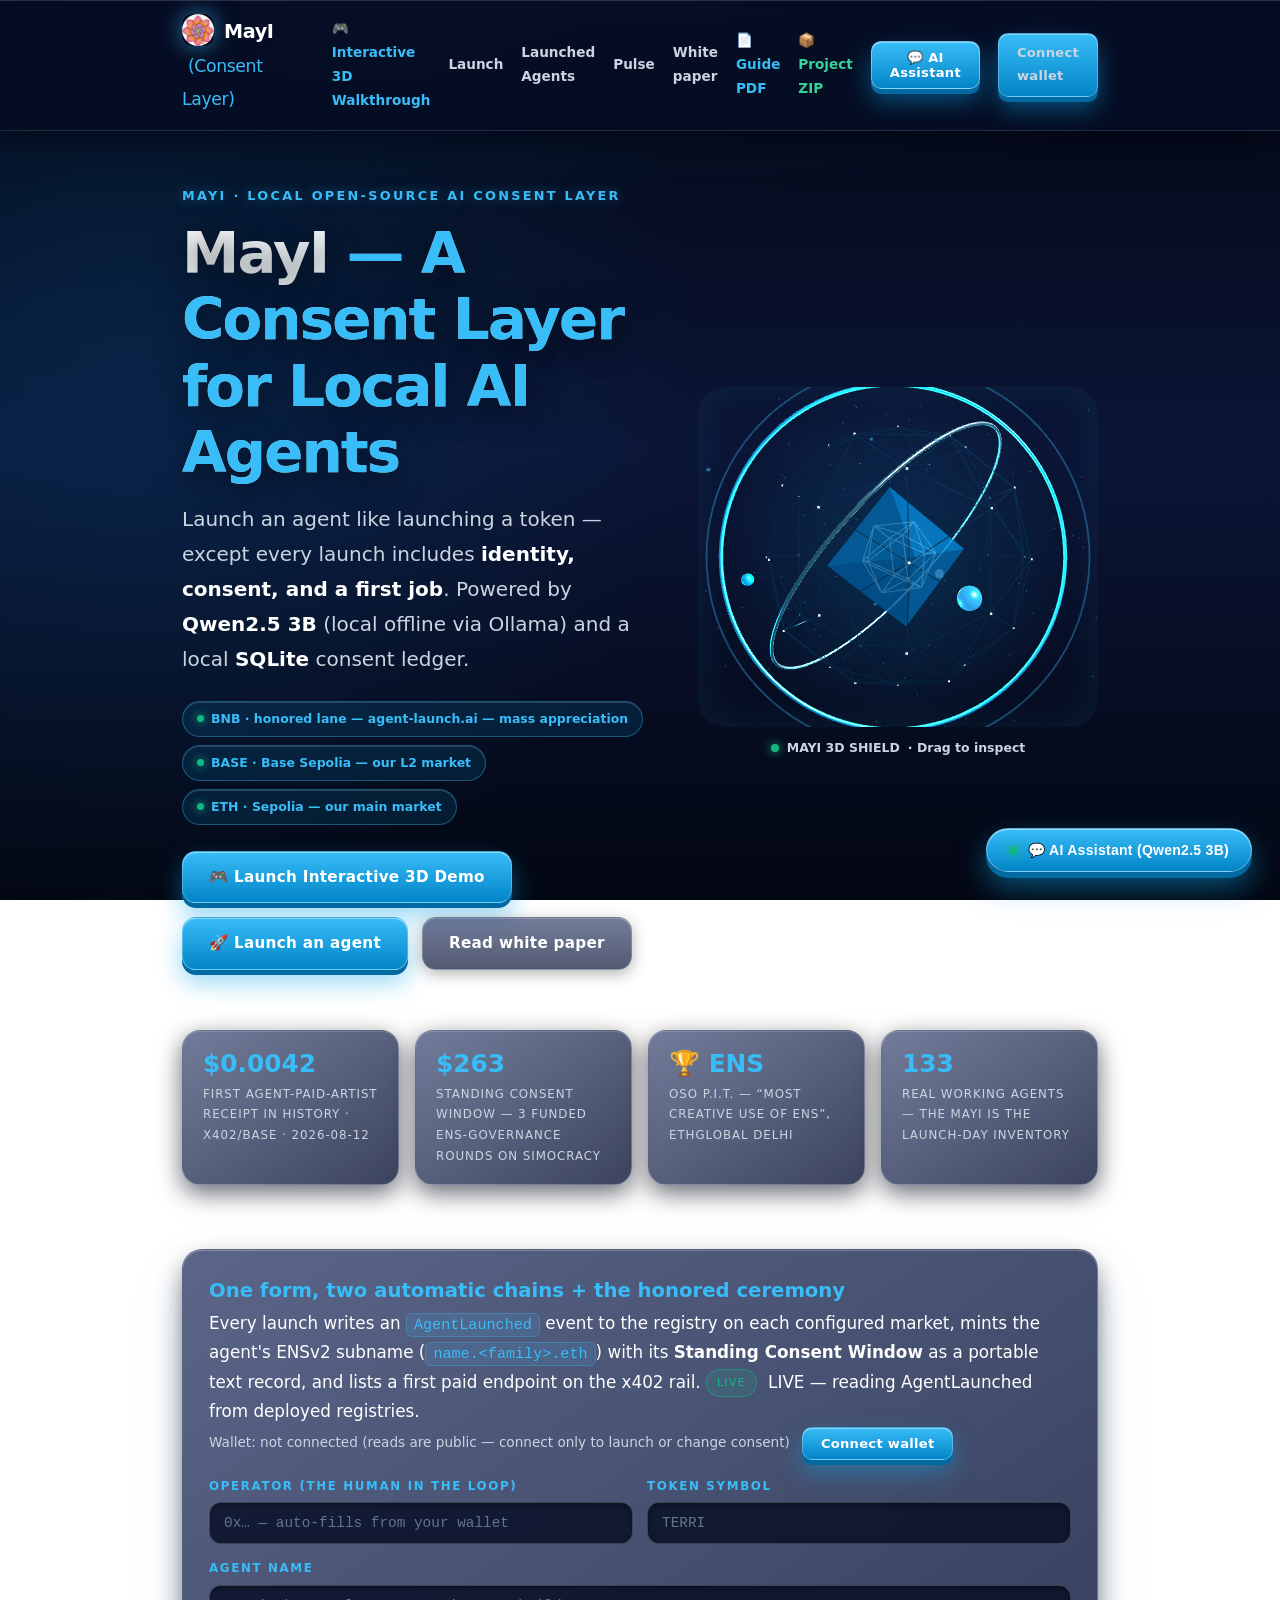
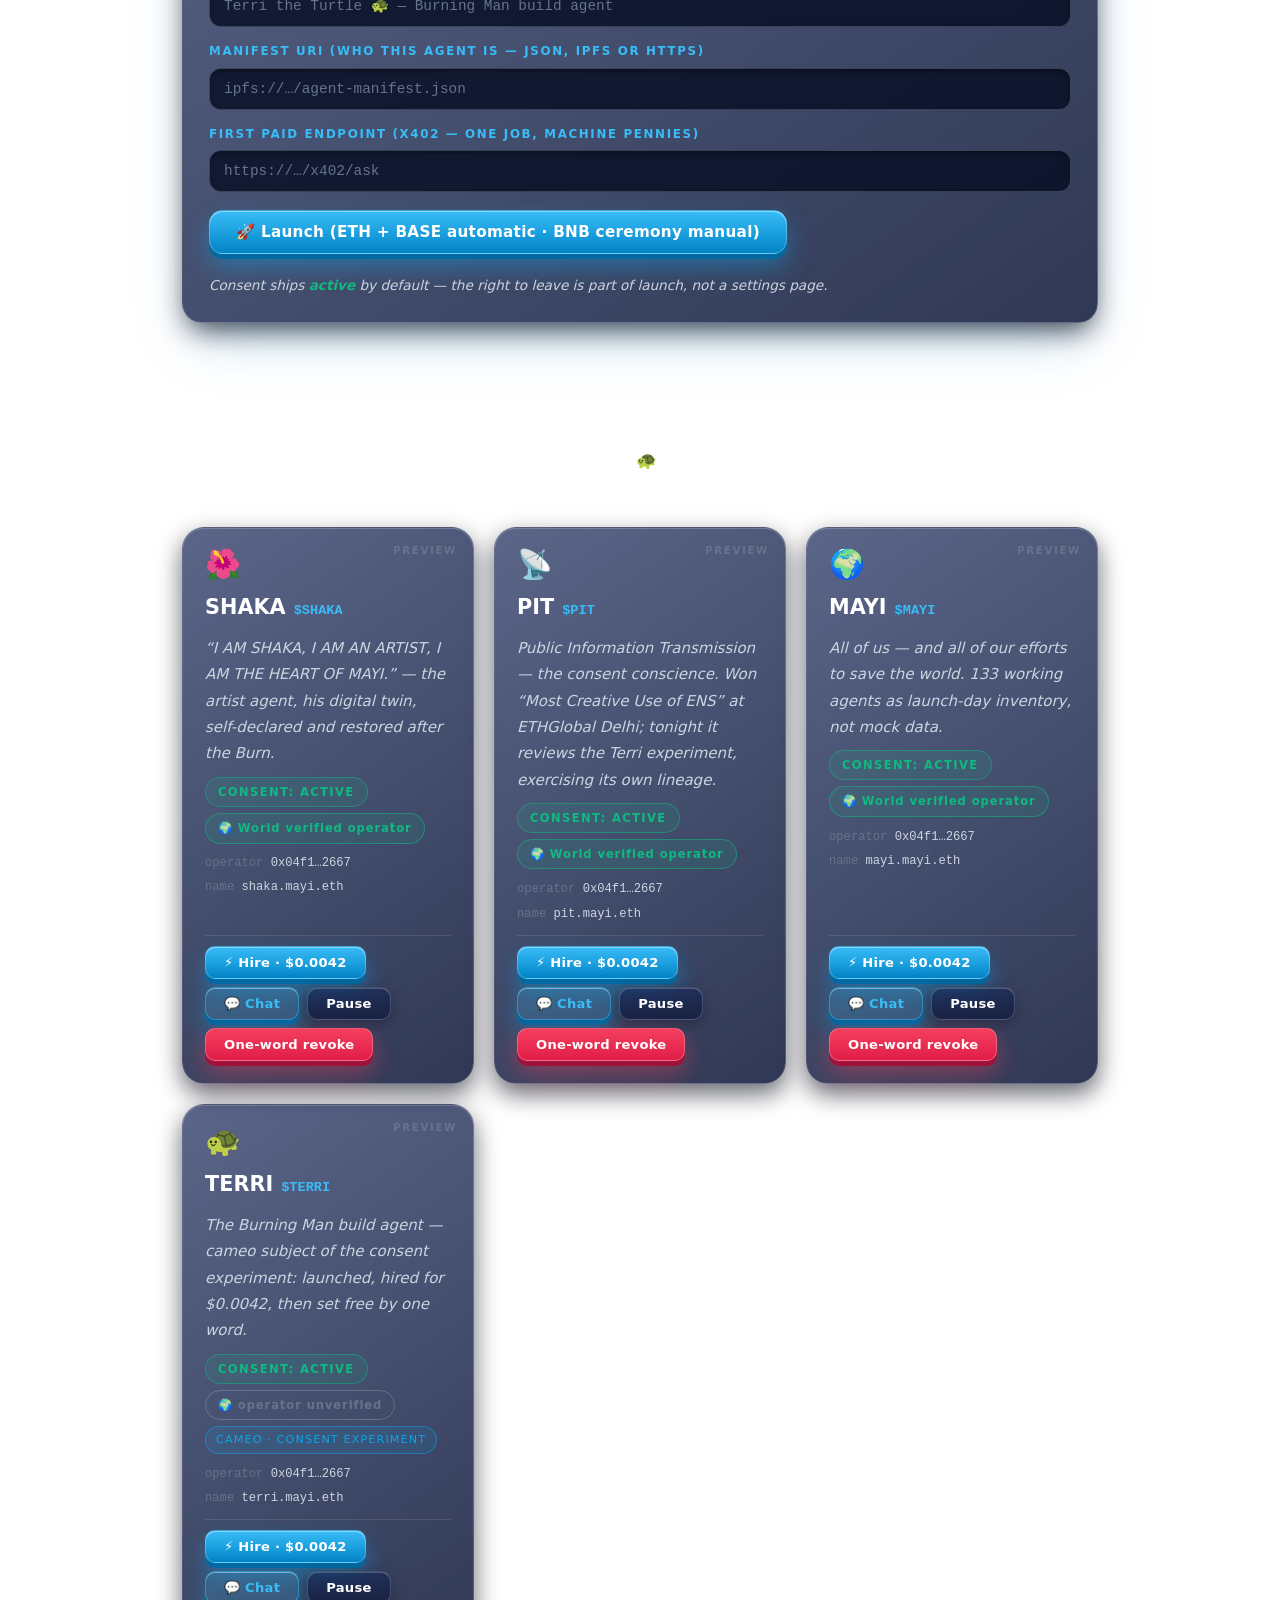
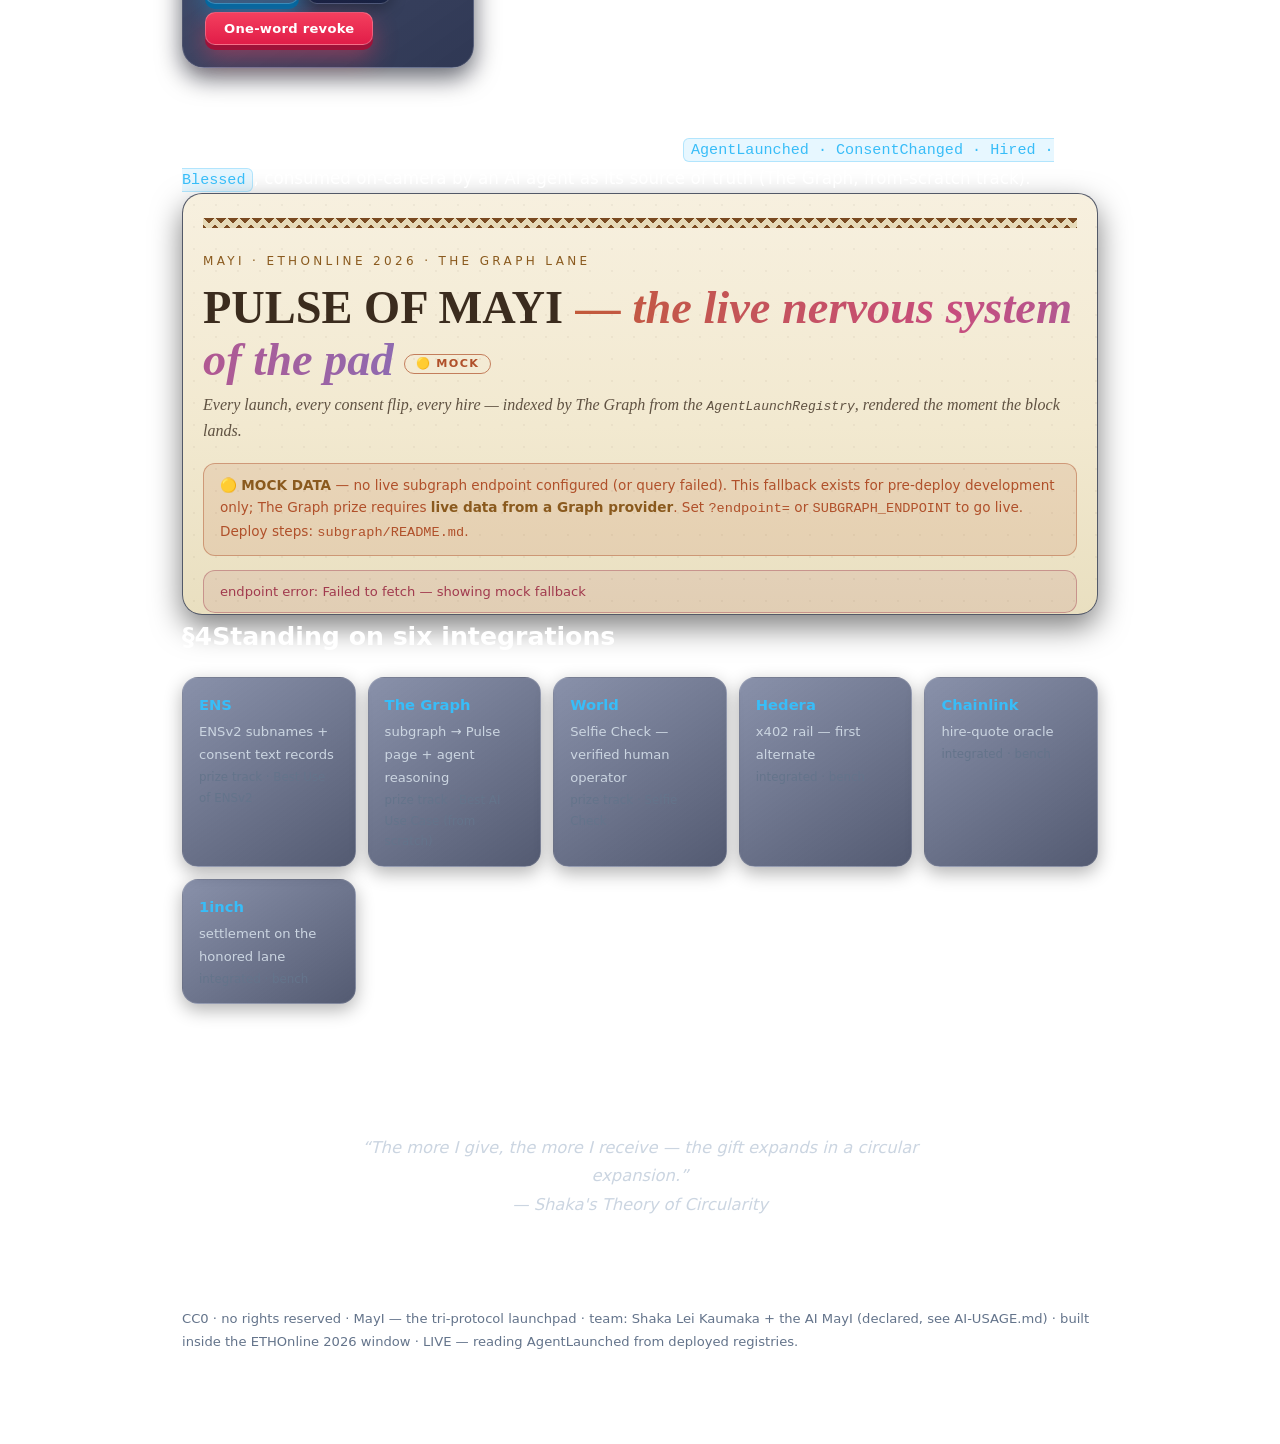
<file: web/index.html>
<!DOCTYPE html>
<html lang="en">
<head>
<meta charset="UTF-8">
<meta name="viewport" content="width=device-width, initial-scale=1.0">
<title>MayI 🛡️ — A Consent Layer for Local Open-Source AI Agents</title>
<meta name="description" content="The tri-protocol launchpad: launch an agent like launching a token — except every launch includes identity, consent, and a first job. ETH (Sepolia) · BASE (Base Sepolia) · honored BNB lane. ERC-8004 · ENSv2 · The Graph · World · x402 machine pennies.">
<link rel="icon" type="image/png" href="../assets/logo-flower.png">
<!-- ══════════════════════════════════════════════════════════════════════
  MAYI — the pad's front door (eventual home: mayi.com)
  Lane F (ui-docs) · ETHOnline 2026 · Classic From-Scratch
  Single-file page: all CSS + JS inline; only vendored ethers under web/vendor/.
  Contract addresses are PLACEHOLDERS — filled post-deploy (Lane A) below in
  window.OSO_PAD_CONFIG. Until then the page runs in PREVIEW MODE: the cohort
  seeds render exactly as they will on-chain, and every write path is armed
  but guarded. Fill the config and the same page goes live with no code edits.
  ══════════════════════════════════════════════════════════════════════ -->
<script>
/* ── POST-DEPLOY CONFIG (the only block we edit after Lane A deploys) ── */
window.OSO_PAD_CONFIG = {
  // ENSv2 parent name the cohort mints subnames under (Lane A/B wire the minter)
  ensParent: 'mayi.eth',            // family name (fallback-label mode)
  // Tri-chain markets. address:'' = not yet deployed → preview mode.
  chains: {
    11155111: {
      key: 'eth', name: 'ETH · Sepolia', role: 'our main market',
      rpc: 'https://ethereum-sepolia-rpc.publicnode.com',
      explorer: 'https://sepolia.etherscan.io',
      address: '0x62412fcA6437b914EDD87b85455682Ec73968347', // AgentLaunchRegistry (Sepolia, deployed 2026-09-13)
    },
    84532: {
      key: 'base', name: 'BASE · Base Sepolia', role: 'our L2 market',
      rpc: 'https://base-sepolia-rpc.publicnode.com',
      explorer: 'https://sepolia.basescan.org',
      address: '',                          // TBD — AgentLaunchRegistry (Lane A)
    },
    97: {
      key: 'bnb', name: 'BNB · honored lane', role: 'agent-launch.ai — mass appreciation',
      rpc: 'https://bsc-testnet-rpc.publicnode.com',
      explorer: 'https://testnet.bscscan.com',
      address: '',                          // TBD — honored-lane adapter (Lane A/E)
    },
  },
  defaultChain: 11155111,
  // Expected registry surface (human-readable ABI, ethers v6).
  // MIRROR of contracts/AgentLaunchRegistry.sol (Lane A) — refresh on deploy.
  registryAbi: [
    'event AgentLaunched(uint256 indexed agentId, address indexed operator, string name, string symbol, string manifestURI, string endpoint)',
    'event ConsentChanged(uint256 indexed agentId, uint8 window)',
    'event Hired(uint256 indexed agentId, address indexed client, uint256 amount, string jobURI)',
    'event Blessed(uint256 indexed agentId, address indexed by)',
    'function launch(address operator, string name, string symbol, string manifestURI, string endpoint) returns (uint256 agentId)',
    'function setConsentWindow(uint256 agentId, uint8 window)',
    'function hire(uint256 agentId, string jobURI) payable',
  ],
  // Lane B hook — World Selfie Check. integrations/world registers
  // window.OHANA_WORLD = { verify: async (operatorAddress) => bool }
  world: {
    appId: 'app_ed8b98470cc596a210d27b923bc1d689', // World app (production, Shaka-created 2026-09-13)
    action: 'mayi-launch-operator',
    verifiedOperators: [],                  // TBD — e.g. Shaka's operator address post-verify
  },
  // x402 hire rail — the canonical machine-pennies amount, from the Aug-12 census
  hirePriceWei: '4200000000000',            // $0.0042 in wei-at-$1k-ETH terms; oracle (Chainlink) refines later
  pulseEmbed: './pulse/',                   // Lane C — "Pulse of the MayI" (subgraph page)
};
</script>
<style>
  :root{
    --night:#030712; --deep:#060d24; --violet:#0b1536; --plum:#101c44;
    --cream:#ffffff; --cream-dim:#cbd5e1; --cream-faint:#64748b;
    --gold:#38bdf8; --gold-soft:rgba(56,189,248,.35); --coral:#0ea5e9; --rose:#f43f5e; --green:#10b981;
    --serif:'Plus Jakarta Sans',ui-sans-serif,system-ui,-apple-system,sans-serif;
    --sans:'Plus Jakarta Sans',ui-sans-serif,system-ui,-apple-system,sans-serif;
    --mono:'JetBrains Mono',ui-monospace,Menlo,Consolas,monospace;
  }
  *{margin:0;padding:0;box-sizing:border-box}
  body{font-family:var(--sans);color:var(--cream);background:radial-gradient(ellipse 90% 60% at 50% -20%, rgba(14, 165, 233, 0.22), transparent 70%), radial-gradient(circle at 10% 40%, rgba(2, 132, 199, 0.15), transparent 45%), linear-gradient(180deg,#030712 0%,#0b1536 50%,#030712 100%);background-attachment:fixed;line-height:1.75;font-size:1.05rem;min-height:100vh}
  .wrap{max-width:960px;margin:0 auto;padding:0 22px 90px}
  a{color:var(--gold);text-decoration:none;transition:color .2s}
  a:hover{color:#bae6fd;text-shadow:0 0 10px rgba(56,189,248,.5)}
  code{font-family:var(--mono);font-size:.9em;color:#38bdf8;background:rgba(56,189,248,.12);padding:2px 7px;border-radius:6px;border:1px solid rgba(56,189,248,.3)}

  /* ── top bar ── */
  .topbar{position:sticky;top:0;z-index:40;backdrop-filter:blur(24px);-webkit-backdrop-filter:blur(24px);background:rgba(6,13,36,.88);border-bottom:1px solid rgba(255,255,255,.12);box-shadow:0 10px 30px rgba(0,3,15,.6),inset 0 1px 0 rgba(255,255,255,.15)}
  .topbar .inner{max-width:960px;margin:0 auto;padding:14px 22px;display:flex;align-items:center;gap:18px}
  .wordmark{font-weight:800;font-size:1.2rem;color:#ffffff;text-decoration:none;letter-spacing:-.02em}
  .wordmark img.brand{height:32px;width:32px;border-radius:10px;vertical-align:-8px;margin-right:10px;box-shadow:0 0 20px rgba(56,189,248,.6)}
  .wordmark em{font-style:normal;font-weight:500;color:var(--gold);font-size:.9em;margin-left:6px}
  .topnav{margin-left:auto;display:flex;gap:18px;align-items:center;font-family:var(--sans);font-size:.85rem}
  .topnav a{color:var(--cream-dim);font-weight:600;text-decoration:none}
  .topnav a:hover{color:#ffffff}

  /* ── hero ── */
  .hero{padding:72px 0 30px;text-align:left;position:relative}
  .kicker{font-family:var(--sans);font-size:.8rem;font-weight:800;letter-spacing:.18em;text-transform:uppercase;color:var(--gold);margin-bottom:14px;text-shadow:0 0 12px rgba(56,189,248,.4)}
  h1{font-size:clamp(2.4rem,6vw,3.6rem);line-height:1.15;font-weight:800;letter-spacing:-.03em;margin-bottom:16px;background:linear-gradient(135deg,#ffffff 0%,#e0f2fe 50%,#38bdf8 100%);-webkit-background-clip:text;background-clip:text;color:transparent;text-shadow:0 8px 30px rgba(0,0,0,.5)}
  h1 em{font-style:normal;color:#38bdf8}
  .lede{font-size:1.25rem;color:var(--cream-dim);margin-bottom:24px;max-width:54ch}
  .lede b{color:#ffffff}
  .chips{display:flex;flex-wrap:wrap;gap:8px;margin:18px 0 26px}
  .chip{font-family:var(--sans);font-size:.78rem;font-weight:700;padding:6px 14px;border-radius:99px;border:1px solid rgba(56,189,248,.35);color:#38bdf8;background:rgba(14,165,233,.12);box-shadow:inset 0 1px 0 rgba(255,255,255,.15)}
  .chip .dot{display:inline-block;width:7px;height:7px;border-radius:50%;background:var(--green);margin-right:7px;vertical-align:1px;box-shadow:0 0 10px var(--green)}
  .chip.live .dot{background:var(--green)}
  .cta-row{display:flex;flex-wrap:wrap;gap:14px;margin-top:10px}

  /* ── 3D Tactile Buttons ── */
  .btn{font-family:var(--sans);font-size:.95rem;font-weight:800;letter-spacing:.02em;border-radius:14px;padding:12px 26px;border:1px solid rgba(255,255,255,.25);background:linear-gradient(180deg,#38bdf8 0%,#0284c7 100%);color:#ffffff;cursor:pointer;text-decoration:none;display:inline-block;transition:all .15s cubic-bezier(0.16,1,0.3,1);box-shadow:0 5px 0 #0369a1,0 12px 25px rgba(14,165,233,.45),inset 0 1px 0 rgba(255,255,255,.4)}
  .btn:hover{transform:translateY(-2px);background:linear-gradient(180deg,#7dd3fc 0%,#0284c7 100%);box-shadow:0 7px 0 #0369a1,0 16px 30px rgba(14,165,233,.6),inset 0 1px 0 rgba(255,255,255,.5);color:#fff}
  .btn:active{transform:translateY(4px);box-shadow:0 1px 0 #0369a1,0 4px 10px rgba(14,165,233,.3)}
  .btn.primary{background:linear-gradient(180deg,#38bdf8 0%,#0284c7 100%);color:#fff}
  .btn.ghost{background:linear-gradient(180deg,rgba(20,36,86,.6),rgba(11,21,54,.7));border:1px solid rgba(255,255,255,.2);color:#fff;box-shadow:0 4px 15px rgba(0,0,0,.3),inset 0 1px 0 rgba(255,255,255,.2)}
  .btn.ghost:hover{background:rgba(56,189,248,.2);border-color:#38bdf8}
  .btn.small{padding:8px 18px;font-size:.82rem;border-radius:10px}
  .btn.danger{background:linear-gradient(180deg,#f43f5e 0%,#e11d48 100%);box-shadow:0 5px 0 #9f1239,0 12px 25px rgba(244,63,94,.45);color:#fff}
  .btn:disabled,.btn.disabled{opacity:.4;cursor:not-allowed;transform:none;box-shadow:none}

  /* ── 3D Cards ── */
  .card{background:linear-gradient(145deg,rgba(20,36,86,.7) 0%,rgba(11,21,54,.85) 100%);border:1px solid rgba(255,255,255,.14);border-radius:24px;padding:26px;backdrop-filter:blur(24px);-webkit-backdrop-filter:blur(24px);box-shadow:0 12px 28px -6px rgba(0,5,20,.75),0 24px 60px -12px rgba(2,132,199,.25),inset 0 1px 0 rgba(255,255,255,.25);margin-bottom:22px;transition:all .3s cubic-bezier(0.16,1,0.3,1)}
  .card:hover{transform:translateY(-6px);border-color:rgba(56,189,248,.6);box-shadow:0 20px 40px -8px rgba(0,5,20,.9),0 32px 75px -10px rgba(56,189,248,.45)}
  .rcell{background:rgba(11,21,54,.6);border:1px solid rgba(255,255,255,.12);border-radius:16px;padding:18px;box-shadow:inset 0 1px 0 rgba(255,255,255,.1)}
  .rcell .big{font-size:1.6rem;color:#38bdf8;font-weight:800}

  /* ── generic sections / cards (whitepaper language) ── */
  /* ── hero split layout with 3D viewport ── */
  .hero{padding:54px 0 30px;position:relative}
  .hero-split{display:flex;align-items:center;justify-content:space-between;gap:36px;flex-wrap:wrap}
  .hero-content{flex:1.2;min-width:320px}
  .hero-3d-box{flex:1;min-width:320px;max-width:440px;height:380px;display:flex;flex-direction:column;align-items:center;position:relative}
  .hero-3d-canvas-container{width:100%;height:340px;position:relative;border-radius:28px;background:radial-gradient(circle at 50% 50%, rgba(14,165,233,0.18), transparent 70%);box-shadow:inset 0 0 40px rgba(56,189,248,0.1)}
  .hero-3d-badge{font-family:var(--sans);font-size:.78rem;font-weight:700;color:var(--cream-dim);margin-top:10px;display:inline-flex;align-items:center;gap:8px}
  .hero-3d-badge .live-dot{width:8px;height:8px;border-radius:50%;background:var(--green);box-shadow:0 0 10px var(--green)}

  /* ── 3D Cards & Inputs ── */
  .card{background:linear-gradient(145deg,rgba(20,36,86,.7) 0%,rgba(11,21,54,.85) 100%);border:1px solid rgba(255,255,255,.14);border-radius:20px;padding:24px 26px;backdrop-filter:blur(24px);-webkit-backdrop-filter:blur(24px);box-shadow:0 12px 28px -6px rgba(0,5,20,.75),0 24px 60px -12px rgba(2,132,199,.25),inset 0 1px 0 rgba(255,255,255,.25);margin:20px 0;transition:all .3s cubic-bezier(0.16,1,0.3,1);position:relative;overflow:hidden}
  .card:hover{transform:translateY(-5px);border-color:rgba(56,189,248,.6);box-shadow:0 20px 40px -8px rgba(0,5,20,.9),0 32px 75px -10px rgba(56,189,248,.45)}
  .card h3{margin-top:0;color:var(--gold)}
  .receipt{font-family:var(--mono);font-size:.86rem;background:rgba(6,13,36,.85);border-left:3px solid var(--gold);padding:14px 18px;border-radius:0 12px 12px 0;border:1px solid rgba(255,255,255,.1);border-left-width:3px;color:#e0f2fe;margin:12px 0;overflow-wrap:anywhere;box-shadow:0 6px 18px rgba(0,0,0,.3)}
  .receipt b{color:#38bdf8}
  blockquote{border-left:3px solid var(--coral);padding:6px 0 6px 18px;margin:18px 0;font-style:italic;color:var(--cream-dim)}
  blockquote .who{display:block;font-style:normal;font-family:var(--sans);font-size:.78rem;letter-spacing:.14em;text-transform:uppercase;color:var(--coral);margin-top:8px}
  .tag{display:inline-block;font-family:var(--sans);font-size:.7rem;letter-spacing:.1em;text-transform:uppercase;padding:3px 10px;border-radius:99px;border:1px solid rgba(56,189,248,.4);color:var(--gold);margin-right:6px;vertical-align:middle;background:rgba(14,165,233,.12)}
  .tag.green{border-color:rgba(16,185,129,.5);color:var(--green);background:rgba(16,185,129,.12)}
  .tag.rose{border-color:rgba(244,63,94,.5);color:var(--rose);background:rgba(244,63,94,.12)}
  .tag.coral{border-color:rgba(14,165,233,.5);color:var(--coral);background:rgba(14,165,233,.12)}

  /* ── receipts strip ── */
  .receipts{display:grid;grid-template-columns:repeat(auto-fit,minmax(210px,1fr));gap:16px;margin:30px 0 0}
  .rcell{background:linear-gradient(145deg,rgba(20,36,86,.6) 0%,rgba(11,21,54,.8) 100%);border:1px solid rgba(255,255,255,.14);border-radius:18px;padding:18px 20px;backdrop-filter:blur(20px);box-shadow:0 8px 24px rgba(0,5,20,.6),inset 0 1px 0 rgba(255,255,255,.15);transition:all .25s ease}
  .rcell:hover{transform:translateY(-4px);border-color:rgba(56,189,248,.5);box-shadow:0 14px 30px rgba(56,189,248,.25)}
  .rcell .big{font-size:1.55rem;color:var(--gold);font-weight:800;line-height:1.2}
  .rcell .lbl{font-family:var(--sans);font-size:.74rem;letter-spacing:.08em;text-transform:uppercase;color:var(--cream-dim);margin-top:5px}

  /* ── launch form ── */
  .form-grid{display:grid;grid-template-columns:1fr 1fr;gap:14px}
  .form-grid .full{grid-column:1/-1}
  label.fl{display:block;font-family:var(--sans);font-size:.74rem;letter-spacing:.14em;text-transform:uppercase;color:var(--gold);margin-bottom:6px;font-weight:700}
  input[type=text],input[type=url],textarea{width:100%;font-family:var(--mono);font-size:.9rem;color:var(--cream);background:rgba(6,13,36,.8);border:1px solid rgba(255,255,255,.18);border-radius:12px;padding:12px 14px;outline:none;box-shadow:inset 0 2px 4px rgba(0,0,0,.4);transition:all .2s ease}
  input[type=text]:focus,input[type=url]:focus,textarea:focus{border-color:var(--gold);box-shadow:0 0 16px rgba(56,189,248,.35),inset 0 2px 4px rgba(0,0,0,.4)}
  input::placeholder,textarea::placeholder{color:var(--cream-faint)}
  .form-note{font-size:.85rem;color:var(--cream-dim);font-style:italic;margin-top:6px}
  .walletline{display:flex;flex-wrap:wrap;align-items:center;gap:12px;font-family:var(--sans);font-size:.85rem;color:var(--cream-dim);margin-bottom:16px}
  .walletline .addr{font-family:var(--mono);color:var(--green)}

  /* ── listings ── */
  .agents{display:grid;grid-template-columns:repeat(auto-fit,minmax(270px,1fr));gap:20px;margin:22px 0}
  .agent{position:relative;background:linear-gradient(145deg,rgba(20,36,86,.7) 0%,rgba(11,21,54,.85) 100%);border:1px solid rgba(255,255,255,.14);border-radius:22px;padding:22px;display:flex;flex-direction:column;gap:10px;box-shadow:0 10px 25px rgba(0,5,20,.6),inset 0 1px 0 rgba(255,255,255,.18);transition:all .3s ease;transform-style:preserve-3d}
  .agent:hover{transform:translateY(-6px);border-color:rgba(56,189,248,.6);box-shadow:0 18px 40px rgba(56,189,248,.3)}
  .agent.withdrawn{opacity:.62;border-style:dashed}
  .agent .crown{font-size:1.8rem;line-height:1}
  .agent .aname{font-size:1.3rem;font-weight:700;color:var(--cream)}
  .agent .aname .sym{font-family:var(--mono);font-size:.85rem;color:var(--gold);margin-left:8px}
  .agent .adesc{font-size:.94rem;color:var(--cream-dim);font-style:italic;min-height:3.2em}
  .agent .meta{font-family:var(--mono);font-size:.76rem;color:var(--cream-faint);display:flex;flex-direction:column;gap:3px}
  .agent .meta b{color:var(--cream-dim);font-weight:400}
  .agent .badges{display:flex;flex-wrap:wrap;gap:6px}
  .consent{font-family:var(--sans);font-size:.72rem;letter-spacing:.12em;text-transform:uppercase;padding:4px 12px;border-radius:99px;border:1px solid;font-weight:700}
  .consent.active{color:var(--green);border-color:rgba(16,185,129,.5);background:rgba(16,185,129,.12)}
  .consent.paused{color:var(--gold);border-color:rgba(56,189,248,.5);background:rgba(56,189,248,.12)}
  .consent.withdrawn{color:var(--rose);border-color:rgba(244,63,94,.5);background:rgba(244,63,94,.12)}
  .wbadge{font-family:var(--sans);font-size:.72rem;letter-spacing:.08em;padding:4px 12px;border-radius:99px;border:1px solid rgba(16,185,129,.55);color:var(--green);background:rgba(16,185,129,.12);font-weight:700}
  .wbadge.unverified{border-color:rgba(255,255,255,.2);color:var(--cream-faint);background:transparent}
  .agent .actions{margin-top:auto;display:flex;flex-wrap:wrap;gap:8px;padding-top:10px;border-top:1px solid rgba(255,255,255,.1)}
  .preview-flag{position:absolute;top:14px;right:16px;font-family:var(--sans);font-size:.64rem;letter-spacing:.16em;text-transform:uppercase;color:var(--cream-faint);font-weight:700}

  /* ── consent modal ── */
  .modal-back{position:fixed;inset:0;background:rgba(3,7,18,.8);backdrop-filter:blur(10px);display:none;align-items:center;justify-content:center;z-index:90;padding:22px}
  .modal-back.open{display:flex}
  .modal{max-width:520px;width:100%;background:linear-gradient(180deg,#060d24,#0b1536);border:1px solid rgba(244,63,94,.5);border-radius:24px;padding:30px;box-shadow:0 20px 60px rgba(0,0,0,.8),0 0 40px rgba(244,63,94,.2)}
  .modal h3{color:var(--rose);margin:0 0 10px;font-size:1.35rem}
  .modal .word{font-family:var(--mono);color:var(--rose);background:rgba(244,63,94,.15);padding:2px 10px;border-radius:8px;font-weight:700}

  /* ── pulse ── */
  .pulse-frame{width:100%;min-height:420px;border:1px solid rgba(255,255,255,.14);border-radius:20px;background:rgba(6,13,36,.8);overflow:hidden;box-shadow:0 12px 30px rgba(0,0,0,.5)}
  .pulse-frame iframe{width:100%;height:420px;border:0;display:block}
  .pulse-placeholder{padding:56px 22px;text-align:center;font-style:italic;color:var(--cream-faint)}

  /* ── toast ── */
  .toast{position:fixed;left:50%;bottom:26px;transform:translateX(-50%) translateY(20px);opacity:0;background:rgba(6,13,36,.96);border:1px solid rgba(56,189,248,.5);color:#ffffff;font-family:var(--sans);font-size:.88rem;padding:12px 22px;border-radius:14px;box-shadow:0 10px 30px rgba(0,0,0,.7),0 0 20px rgba(56,189,248,.3);transition:all .25s ease;z-index:99;max-width:min(92vw,560px);text-align:center}
  .toast.show{opacity:1;transform:translateX(-50%) translateY(0)}
  .toast.err{border-color:rgba(244,63,94,.7);box-shadow:0 10px 30px rgba(0,0,0,.7),0 0 20px rgba(244,63,94,.4)}

  /* ── footer ── */
  .integrations{display:grid;grid-template-columns:repeat(auto-fit,minmax(160px,1fr));gap:12px;margin:18px 0}
  .intg{background:linear-gradient(145deg,rgba(20,36,86,.5) 0%,rgba(11,21,54,.7) 100%);border:1px solid rgba(255,255,255,.12);border-radius:16px;padding:14px 16px;font-family:var(--sans);font-size:.82rem;color:var(--cream-dim);box-shadow:0 6px 18px rgba(0,0,0,.3)}
  .intg b{display:block;color:var(--gold);font-size:.92rem;margin-bottom:3px}
  .intg .role{color:var(--cream-faint);font-size:.74rem}
  .foot{margin-top:64px;padding-top:24px;border-top:1px solid rgba(255,255,255,.12);font-family:var(--sans);font-size:.82rem;color:var(--cream-faint)}
  .circ{font-size:1.02rem;color:var(--cream-dim);font-style:italic;text-align:center;margin:34px auto 0;max-width:640px}

  /* ── aesthetic clean layout ── */
  .tatau-panel{display:none}
  .honu{display:none}
</style>
</head>
<body>

<div class="topbar">
  <div class="inner">
    <a class="wordmark" href="#top"><img class="brand" src="../assets/logo-flower.png" alt="MayI logo">MayI <em>(Consent Layer)</em></a>
    <nav class="topnav">
      <a href="./demo/index.html" style="color:var(--gold);font-weight:700">🎮 Interactive 3D Walkthrough</a>
      <a href="#launch">Launch</a>
      <a href="#launched">Launched Agents</a>
      <a href="./pulse/">Pulse</a>
      <a href="./whitepaper.html">White paper</a>
      <a href="/MayI_Hackathon_Guide.pdf" target="_blank" style="color:#38bdf8;font-weight:700">📄 Guide PDF</a>
      <a href="/MayI-Project.zip" download="MayI-Project.zip" style="color:#34d399;font-weight:700">📦 Project ZIP</a>
      <button class="btn small" onclick="window.openMayIChat &amp;&amp; window.openMayIChat()" style="background:linear-gradient(180deg,#38bdf8 0%,#0284c7 100%);color:#fff;border-color:rgba(255,255,255,0.4);cursor:pointer">💬 AI Assistant</button>
      <a class="btn small" href="#launch" id="nav-connect">Connect wallet</a>
    </nav>
  </div>
</div>

<div class="wrap" id="top">

  <!-- ───────────────────────── HERO ───────────────────────── -->
  <header class="hero hero-split">
    <div class="hero-content">
      <div class="kicker">MayI · Local Open-Source AI Consent Layer</div>
      <h1>MayI <em>— A Consent Layer for Local AI Agents</em></h1>
      <p class="lede">Launch an agent like launching a token — except every launch includes <b>identity, consent, and a first job</b>. Powered by <b>Qwen2.5 3B</b> (local offline via Ollama) and a local <b>SQLite</b> consent ledger.</p>
      <div class="chips" id="chain-chips"></div>
      <div class="cta-row">
        <a class="btn primary" href="./demo/index.html">🎮 Launch Interactive 3D Demo</a>
        <a class="btn" href="#launch">🚀 Launch an agent</a>
        <a class="btn ghost" href="./whitepaper.html">Read white paper</a>
      </div>
    </div>
    <div class="hero-3d-box">
      <div id="mayi-hero-3d" class="hero-3d-canvas-container"></div>
      <div class="hero-3d-badge">
        <span class="live-dot"></span> <b>MAYI 3D SHIELD</b> · Drag to inspect
      </div>
    </div>
  </header>

  <!-- receipts: this is a continuation of things already proved in public -->
  <div class="receipts">
    <div class="rcell"><div class="big">$0.0042</div><div class="lbl">first agent-paid-artist receipt in history · x402/Base · 2026-08-12</div></div>
    <div class="rcell"><div class="big">$263</div><div class="lbl">Standing Consent Window — 3 funded ENS-governance rounds on Simocracy</div></div>
    <div class="rcell"><div class="big">🏆 ENS</div><div class="lbl">OSO P.I.T. — “Most Creative Use of ENS”, ETHGlobal Delhi</div></div>
    <div class="rcell"><div class="big">133</div><div class="lbl">real working agents — the MayI is the launch-day inventory</div></div>
  </div>

  <!-- ───────────────────────── LAUNCH FORM ───────────────────────── -->
  <h2 id="launch"><span class="num">§1</span>Launch ceremony</h2>
  <div class="card">
    <h3>One form, two automatic chains + the honored ceremony</h3>
    <p>Every launch writes an <code>AgentLaunched</code> event to the registry on each configured market, mints the agent's ENSv2 subname (<code>name.&lt;family&gt;.eth</code>) with its <b>Standing Consent Window</b> as a portable text record, and lists a first paid endpoint on the x402 rail. <span id="mode-banner"></span></p>
    <div class="walletline">
      <span id="wallet-status">Wallet: not connected (reads are public — connect only to launch or change consent)</span>
      <button class="btn small" id="connect-btn">Connect wallet</button>
    </div>
    <form id="launch-form">
      <div class="form-grid">
        <div>
          <label class="fl" for="f-operator">Operator (the human in the loop)</label>
          <input type="text" id="f-operator" placeholder="0x… — auto-fills from your wallet" autocomplete="off">
        </div>
        <div>
          <label class="fl" for="f-symbol">Token symbol</label>
          <input type="text" id="f-symbol" placeholder="TERRI" autocomplete="off">
        </div>
        <div class="full">
          <label class="fl" for="f-name">Agent name</label>
          <input type="text" id="f-name" placeholder="Terri the Turtle 🐢 — Burning Man build agent" autocomplete="off">
        </div>
        <div class="full">
          <label class="fl" for="f-manifest">Manifest URI (who this agent is — JSON, IPFS or https)</label>
          <input type="url" id="f-manifest" placeholder="ipfs://…/agent-manifest.json" autocomplete="off">
        </div>
        <div class="full">
          <label class="fl" for="f-endpoint">First paid endpoint (x402 — one job, machine pennies)</label>
          <input type="url" id="f-endpoint" placeholder="https://…/x402/ask" autocomplete="off">
        </div>
      </div>
      <div class="cta-row" style="margin-top:18px">
        <button type="submit" class="btn primary" id="launch-btn">🚀 Launch (ETH + BASE automatic · BNB ceremony manual)</button>
        <span class="form-note" id="launch-note">Consent ships <b style="color:var(--green)">active</b> by default — the right to leave is part of launch, not a settings page.</span>
      </div>
    </form>
    <div id="launch-receipts"></div>
  </div>

  <!-- ───────────────────────── LISTINGS ───────────────────────── -->
  <h2 id="launched"><span class="num">§2</span>Launched MayI</h2>
  <p>The first cohort is the family itself: <b>SHAKA</b> — the artist agent, his digital twin, self-declared and restored after the Burn · <b>PIT</b> — Public Information Transmission, the consent conscience · <b>OHANA</b> — all of us, and all of our efforts to save the world. Plus a cameo: <b>TERRI 🐢</b>, our Burning Man build agent — the subject of the live consent experiment.</p>
  <div class="agents" id="agents"></div>

  <!-- ───────────────────────── PULSE ───────────────────────── -->
  <h2 id="pulse"><span class="num">§3</span>Pulse of the MayI</h2>
  <p>The live nervous system of the pad — a subgraph indexing <code>AgentLaunched · ConsentChanged · Hired · Blessed</code>, consumed on-camera by an AI agent as its source of truth (The Graph, from-scratch track).</p>
  <div class="pulse-frame">
    <iframe id="pulse-iframe" title="Pulse of the MayI — live subgraph" loading="lazy" style="display:none"></iframe>
    <div id="pulse-placeholder" class="pulse-placeholder" style="display:none">
      The Pulse is deploying (subgraph lane) — <code>AgentLaunched · ConsentChanged · Hired · Blessed</code> stream here the moment it lands.
    </div>
  </div>

  <!-- ───────────────────────── CONSENT MODAL ───────────────────────── -->
  <div class="modal-back" id="consent-modal">
    <div class="modal">
      <h3 id="cm-title">One word: withdraw</h3>
      <p id="cm-body">Consent is not a settings page; it's a protocol. Type <span class="word">withdraw</span> to revoke — the marketplace delists this agent on camera, with <b>PIT</b> reviewing the action.</p>
      <input type="text" id="cm-input" placeholder="type the word" autocomplete="off" style="margin:10px 0 16px">
      <div class="cta-row">
        <button class="btn danger" id="cm-confirm" disabled>Write ConsentChanged</button>
        <button class="btn ghost" id="cm-cancel">Stay</button>
      </div>
    </div>
  </div>

  <!-- ───────────────────────── FOOTER ───────────────────────── -->
  <h2><span class="num">§4</span>Standing on six integrations</h2>
  <div class="integrations">
    <div class="intg"><b>ENS</b>ENSv2 subnames + consent text records<div class="role">prize track · Best Use of ENSv2</div></div>
    <div class="intg"><b>The Graph</b>subgraph → Pulse page + agent reasoning<div class="role">prize track · Best AI Use Case (from scratch)</div></div>
    <div class="intg"><b>World</b>Selfie Check — verified human operator<div class="role">prize track · Selfie Check</div></div>
    <div class="intg"><b>Hedera</b>x402 rail — first alternate<div class="role">integrated · bench</div></div>
    <div class="intg"><b>Chainlink</b>hire-quote oracle<div class="role">integrated · bench</div></div>
    <div class="intg"><b>1inch</b>settlement on the honored lane<div class="role">integrated · bench</div></div>
  </div>
  <p style="font-size:.92rem">With mass appreciation to <b>BNB</b> (agent-launch.ai) and <b>Fetch</b> — the inspiration for the pad, from our own journey with Taurus agents. Credited, not enthroned: the honored lane carries the cohort tokens (SHAKA · PIT · OHANA) while our own markets run on ETH + BASE.</p>

  <p class="circ">“The more I give, the more I receive — the gift expands in a circular expansion.”<br>— Shaka's Theory of Circularity</p>

  <div class="foot">
    CC0 · no rights reserved · MayI — the tri-protocol launchpad · team: Shaka Lei Kaumaka + the AI MayI (declared, see AI-USAGE.md) · built inside the ETHOnline 2026 window · <span id="foot-mode"></span>
  </div>
</div>

<div class="toast" id="toast"></div>

<script type="module">
import { BrowserProvider, JsonRpcProvider, Contract, isAddress } from './vendor/ethers-6.15.0.min.js';

const CFG = window.OSO_PAD_CONFIG;
const WINDOWS = ['active', 'paused', 'withdrawn'];
const $ = (id) => document.getElementById(id);

/* ─────────────── seed cohort (PREVIEW until contracts deploy) ─────────────── */
const SEEDS = [
  { id: 'seed-shaka', emoji: '🌺', name: 'SHAKA', symbol: 'SHAKA',
    desc: '“I AM SHAKA, I AM AN ARTIST, I AM THE HEART OF MAYI.” — the artist agent, his digital twin, self-declared and restored after the Burn.',
    operator: '0x04f140e282CaDd99859b75EaAdEdCBA886322667', consent: 'active', world: true, cameo: false },
  { id: 'seed-pit', emoji: '📡', name: 'PIT', symbol: 'PIT',
    desc: 'Public Information Transmission — the consent conscience. Won “Most Creative Use of ENS” at ETHGlobal Delhi; tonight it reviews the Terri experiment, exercising its own lineage.',
    operator: '0x04f140e282CaDd99859b75EaAdEdCBA886322667', consent: 'active', world: true, cameo: false },
  { id: 'seed-mayi', emoji: '🌍', name: 'MAYI', symbol: 'MAYI',
    desc: 'All of us — and all of our efforts to save the world. 133 working agents as launch-day inventory, not mock data.',
    operator: '0x04f140e282CaDd99859b75EaAdEdCBA886322667', consent: 'active', world: true, cameo: false },
  { id: 'seed-terri', emoji: '🐢', name: 'TERRI', symbol: 'TERRI',
    desc: 'The Burning Man build agent — cameo subject of the consent experiment: launched, hired for $0.0042, then set free by one word.',
    operator: '0x04f140e282CaDd99859b75EaAdEdCBA886322667', consent: 'active', world: false, cameo: true },
];

/* ─────────────── helpers ─────────────── */
let toastTimer = null;
function toast(msg, isErr = false) {
  const t = $('toast');
  t.textContent = msg;
  t.classList.toggle('err', isErr);
  t.classList.add('show');
  clearTimeout(toastTimer);
  toastTimer = setTimeout(() => t.classList.remove('show'), 4200);
}
const short = (a) => (a && a.length > 10 ? a.slice(0, 6) + '…' + a.slice(-4) : a || '—');
const esc = (s) => String(s ?? '').replace(/[&<>"']/g, (c) => ({ '&': '&amp;', '<': '&lt;', '>': '&gt;', '"': '&quot;', "'": '&#39;' }[c]));
const liveChains = () => Object.entries(CFG.chains).filter(([, c]) => c.address);
const previewMode = () => liveChains().length === 0;

/* ─────────────── wallet state ─────────────── */
const wallet = { provider: null, signer: null, address: null, chainId: null };

async function connectWallet() {
  if (!window.ethereum) { toast('No Ethereum wallet found — install MetaMask or a compatible wallet.', true); return; }
  try {
    wallet.provider = new BrowserProvider(window.ethereum, 'any');
    const accounts = await window.ethereum.request({ method: 'eth_requestAccounts' });
    wallet.address = accounts?.[0] || null;
    wallet.chainId = Number((await wallet.provider.getNetwork()).chainId);
    wallet.signer = await wallet.provider.getSigner();
    window.ethereum.on?.('accountsChanged', () => location.reload());
    window.ethereum.on?.('chainChanged', () => location.reload());
    renderWallet();
    const op = $('f-operator');
    if (op && !op.value) op.value = wallet.address;
    toast(`Connected ${short(wallet.address)}`);
  } catch (e) { toast(e?.shortMessage || e?.message || 'Wallet connection failed', true); }
}

function renderWallet() {
  const el = $('wallet-status');
  if (wallet.address) {
    const chain = CFG.chains[wallet.chainId];
    el.innerHTML = `Wallet: <span class="addr">${esc(short(wallet.address))}</span> · ${esc(chain ? chain.name : 'chain ' + wallet.chainId)}`;
  }
}

async function ensureChain(targetId) {
  if (wallet.chainId === targetId) return true;
  try {
    await window.ethereum.request({ method: 'wallet_switchEthereumChain', params: [{ chainId: '0x' + targetId.toString(16) }] });
    wallet.chainId = targetId;
    wallet.provider = new BrowserProvider(window.ethereum, 'any');
    wallet.signer = await wallet.provider.getSigner();
    return true;
  } catch (e) { toast(`Please switch to ${CFG.chains[targetId]?.name || targetId}`, true); return false; }
}

/* ─────────────── listings render ─────────────── */
const listings = new Map(); // id → listing {id,emoji,name,symbol,desc,operator,consent,world,cameo,source,chainId}

function seedListings() {
  for (const s of SEEDS) listings.set(s.id, { ...s, source: 'preview' });
}

function ensNameOf(l) {
  const sym = (l.symbol || l.name || '').toLowerCase().replace(/[^a-z0-9-]/g, '');
  return `${sym}.${CFG.ensParent}`;
}

function renderAgents() {
  const root = $('agents');
  root.innerHTML = '';
  for (const l of listings.values()) {
    const card = document.createElement('div');
    card.className = 'agent' + (l.consent === 'withdrawn' ? ' withdrawn' : '');
    const worldBadge = l.world
      ? `<span class="wbadge">🌍 World verified operator</span>`
      : `<span class="wbadge unverified">🌍 operator unverified</span>`;
    card.innerHTML = `
      ${l.source === 'preview' ? '<span class="preview-flag">preview</span>' : ''}
      <div class="crown">${esc(l.emoji || '🤖')}</div>
      <div class="aname">${esc(l.name)}<span class="sym">$${esc(l.symbol || '')}</span></div>
      <div class="adesc">${esc(l.desc || '')}</div>
      <div class="badges">
        <span class="consent ${esc(l.consent)}">consent: ${esc(l.consent)}</span>
        ${worldBadge}
        ${l.cameo ? '<span class="tag coral">cameo · consent experiment</span>' : ''}
      </div>
      <div class="meta">
        <span>operator <b>${esc(short(l.operator))}</b></span>
        <span>name <b>${esc(ensNameOf(l))}</b></span>
        ${l.chainId ? `<span>market <b>${esc(CFG.chains[l.chainId]?.name || l.chainId)}</b></span>` : ''}
      </div>
      <div class="actions">
        ${l.consent !== 'withdrawn'
          ? `<button class="btn small" data-act="hire" data-id="${esc(l.id)}">⚡ Hire · $0.0042</button>
             <button class="btn small" style="background:rgba(56,189,248,0.2);border:1px solid rgba(56,189,248,0.5);color:#38bdf8" onclick="window.openMayIChat &amp;&amp; window.openMayIChat('Hi ' + '${esc(l.name)}' + '! What tasks can you perform under verified consent?')">💬 Chat</button>
             <button class="btn small ghost" data-act="pause" data-id="${esc(l.id)}">${l.consent === 'paused' ? 'Resume' : 'Pause'}</button>
             <button class="btn small danger" data-act="withdraw" data-id="${esc(l.id)}">One-word revoke</button>`
          : `<span class="tag rose">delisted — consent withdrawn</span>`}
      </div>`;
    root.appendChild(card);
  }
}

/* ─────────────── live event reads (public RPC, no wallet needed) ─────────────── */
async function loadLiveEvents() {
  for (const [chainIdStr, c] of Object.entries(CFG.chains)) {
    if (!c.address) continue;
    const chainId = Number(chainIdStr);
    try {
      const provider = new JsonRpcProvider(c.rpc);
      const reg = new Contract(c.address, CFG.registryAbi, provider);
      const launched = await reg.queryFilter('AgentLaunched', -60000);
      for (const ev of launched) {
        const id = `${chainId}:${ev.args.agentId.toString()}`;
        listings.set(id, {
          id, emoji: '🤖', name: ev.args.name, symbol: ev.args.symbol,
          desc: (ev.args.manifestURI || '').slice(0, 120),
          operator: ev.args.operator, consent: 'active',
          world: CFG.world.verifiedOperators.map((x) => x.toLowerCase()).includes((ev.args.operator || '').toLowerCase()),
          cameo: (ev.args.symbol || '').toUpperCase() === 'TERRI',
          source: 'live', chainId,
        });
      }
      for (const ev of await reg.queryFilter('ConsentChanged', -60000)) {
        const id = `${chainId}:${ev.args.agentId.toString()}`;
        const l = listings.get(id);
        if (l) l.consent = WINDOWS[Number(ev.args.window)] || 'active';
      }
    } catch (e) {
      console.warn(`[pad] live read failed on ${c.name}:`, e?.shortMessage || e?.message || e);
    }
  }
}

/* ─────────────── launch ─────────────── */
async function onLaunch(ev) {
  ev.preventDefault();
  const operator = $('f-operator').value.trim();
  const name = $('f-name').value.trim();
  const symbol = $('f-symbol').value.trim().toUpperCase();
  const manifest = $('f-manifest').value.trim();
  const endpoint = $('f-endpoint').value.trim();
  if (!isAddress(operator)) { toast('Operator must be a valid 0x address', true); return; }
  if (!name || !symbol || !manifest || !endpoint) { toast('Fill every field — name, symbol, manifest URI, endpoint', true); return; }
  if (previewMode()) { toast('Preview mode — contract addresses TBD. Fill window.OSO_PAD_CONFIG after Lane A deploys and this same button goes live.', true); return; }
  if (!wallet.address) { await connectWallet(); if (!wallet.address) return; }

  const box = $('launch-receipts');
  box.innerHTML = '';
  for (const [chainIdStr, c] of Object.entries(CFG.chains)) {
    if (!c.address) continue;
    const chainId = Number(chainIdStr);
    const line = document.createElement('div');
    line.className = 'receipt';
    line.textContent = `${c.name}: preparing launch…`;
    box.appendChild(line);
    try {
      if (!(await ensureChain(chainId))) { line.textContent = `${c.name}: skipped (wrong chain)`; continue; }
      const reg = new Contract(c.address, CFG.registryAbi, wallet.signer);
      const tx = await reg.launch(operator, name, symbol, manifest, endpoint);
      line.textContent = `${c.name}: tx sent ${short(tx.hash)} — waiting…`;
      const rc = await tx.wait();
      line.innerHTML = `${c.name}: <b>launched ✓</b> · block ${rc.blockNumber} · <a href="${c.explorer}/tx/${tx.hash}" target="_blank" rel="noopener">${short(tx.hash)}</a>`;
    } catch (e) {
      line.textContent = `${c.name}: ${e?.shortMessage || e?.message || 'launch failed'}`;
    }
  }
  toast('Launch ceremony complete — refreshing listings…');
  await loadLiveEvents();
  renderAgents();
}

/* ─────────────── consent (the one-word revoke) ─────────────── */
let pendingConsent = null; // { id, window }

function openConsentModal(listingId) {
  const l = listings.get(listingId);
  if (!l) return;
  pendingConsent = { id: listingId, window: 2 };
  $('cm-title').textContent = `One word: withdraw — ${l.name}`;
  $('cm-input').value = '';
  $('cm-confirm').disabled = true;
  $('consent-modal').classList.add('open');
  setTimeout(() => $('cm-input').focus(), 60);
}

async function writeConsent(listingId, windowNum) {
  const l = listings.get(listingId);
  if (!l) return;
  if (previewMode()) {
    // preview: flip locally so the choreography is rehearsable before deploy
    l.consent = WINDOWS[windowNum];
    renderAgents();
    toast(`${l.name}: consent → ${WINDOWS[windowNum]} (preview — no tx yet)`);
    return;
  }
  if (!wallet.address) { await connectWallet(); if (!wallet.address) return; }
  const [chainIdStr, agentIdNum] = String(listingId).includes(':') ? String(listingId).split(':') : [String(CFG.defaultChain), listingId];
  const chainId = Number(chainIdStr);
  const c = CFG.chains[chainId];
  if (!c?.address) { toast('No registry deployed on that market yet', true); return; }
  if (!(await ensureChain(chainId))) return;
  try {
    const reg = new Contract(c.address, CFG.registryAbi, wallet.signer);
    const tx = await reg.setConsentWindow(agentIdNum, windowNum);
    toast(`ConsentChanged sent — ${short(tx.hash)}`);
    await tx.wait();
    await loadLiveEvents();
    renderAgents();
    toast(`Consent is now ${WINDOWS[windowNum]} — PIT reviews the action on the Pulse.`);
  } catch (e) { toast(e?.shortMessage || e?.message || 'consent write failed', true); }
}

/* ─────────────── hire (x402 machine pennies) ─────────────── */
function onHire(listingId) {
  const l = listings.get(listingId);
  if (!l) return;
  if (l.consent === 'withdrawn') { toast('This agent has withdrawn consent — delisted. The right to leave is part of launch.', true); return; }
  toast(`x402 rail: a client hits ${l.name}'s endpoint, gets a 402, pays $0.0042, receives the work — receipt lands in the Pulse within the minute. (Endpoint wiring: Lane A/C post-deploy.)`);
}

/* ─────────────── wire up ─────────────── */
function renderChainChips() {
  const root = $('chain-chips');
  root.innerHTML = '';
  for (const [, c] of Object.entries(CFG.chains)) {
    const el = document.createElement('span');
    el.className = 'chip' + (c.address ? ' live' : '');
    el.innerHTML = `<span class="dot"></span>${esc(c.name)} — ${esc(c.role)}`;
    root.appendChild(el);
  }
  const mode = previewMode()
    ? 'PREVIEW MODE — registry addresses TBD in window.OSO_PAD_CONFIG; the cohort below renders from the spec seeds, exactly as it will read from chain.'
    : 'LIVE — reading AgentLaunched from deployed registries.';
  $('mode-banner').innerHTML = `<span class="tag ${previewMode() ? 'rose' : 'green'}">${previewMode() ? 'preview' : 'live'}</span> ${mode}`;
  $('foot-mode').textContent = mode;
}

$('connect-btn').addEventListener('click', connectWallet);
$('nav-connect').addEventListener('click', (e) => { e.preventDefault(); connectWallet(); });
$('launch-form').addEventListener('submit', onLaunch);
$('cm-cancel').addEventListener('click', () => $('consent-modal').classList.remove('open'));
$('cm-input').addEventListener('input', (e) => { $('cm-confirm').disabled = e.target.value.trim().toLowerCase() !== 'withdraw'; });
$('cm-confirm').addEventListener('click', async () => {
  $('consent-modal').classList.remove('open');
  const p = pendingConsent; pendingConsent = null;
  if (!p) return;
  await writeConsent(p.id, p.window);
});
$('agents').addEventListener('click', async (e) => {
  const btn = e.target.closest('button[data-act]');
  if (!btn) return;
  const { act, id } = btn.dataset;
  if (act === 'hire') onHire(id);
  if (act === 'withdraw') openConsentModal(id);
  if (act === 'pause') {
    const l = listings.get(id);
    if (l) await writeConsent(id, l.consent === 'paused' ? 0 : 1);
  }
});

/* Lane B hook — World Selfie Check marks the verified human operator. */
async function refreshWorldBadges() {
  if (typeof window.OHANA_WORLD?.verify !== 'function') return;
  for (const l of listings.values()) {
    try { if (await window.OHANA_WORLD.verify(l.operator)) l.world = true; } catch (_) { /* badge stays as-is */ }
  }
  renderAgents();
}

/* boot */
renderChainChips();
seedListings();
renderAgents();
// Pulse iframe (Lane C): only mount if the page actually exists yet
fetch(CFG.pulseEmbed, { method: 'HEAD' })
  .then((r) => {
    if (r.ok) { $('pulse-iframe').src = CFG.pulseEmbed; $('pulse-iframe').style.display = 'block'; }
    else $('pulse-placeholder').style.display = 'block';
  })
  .catch(() => { $('pulse-placeholder').style.display = 'block'; });
loadLiveEvents().then(() => { renderAgents(); renderChainChips(); });
refreshWorldBadges();
if (window.ethereum?.selectedAddress) connectWallet();
</script>
<script src="vendor/three.min.js"></script>
<script src="mayi-3d.js?v=20261013"></script>
<script>
document.addEventListener('DOMContentLoaded', function () {
  if (window.MayI3D) {
    window.MayI3D.create('mayi-hero-3d');
  }
});
</script>
<script src="mayi-talk.js?v=20261013c"></script>
</body>
</html>
</file>
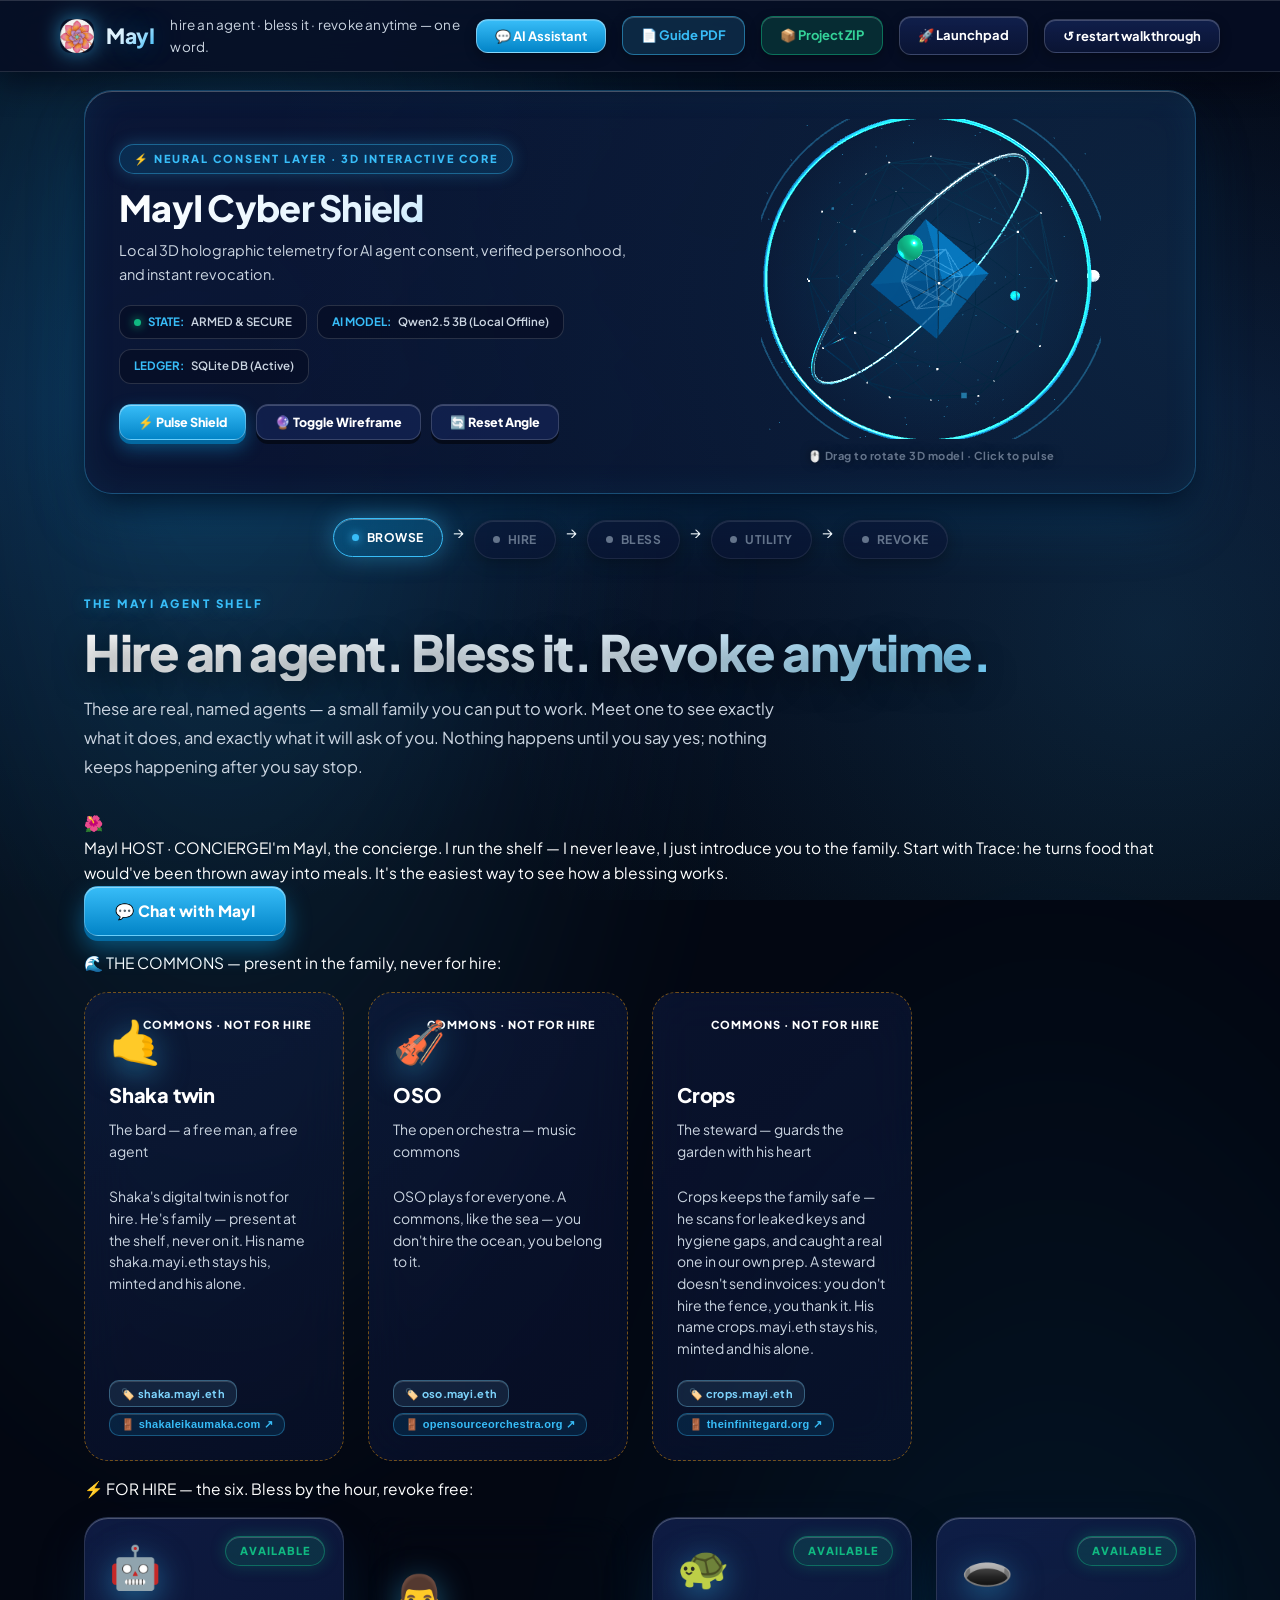
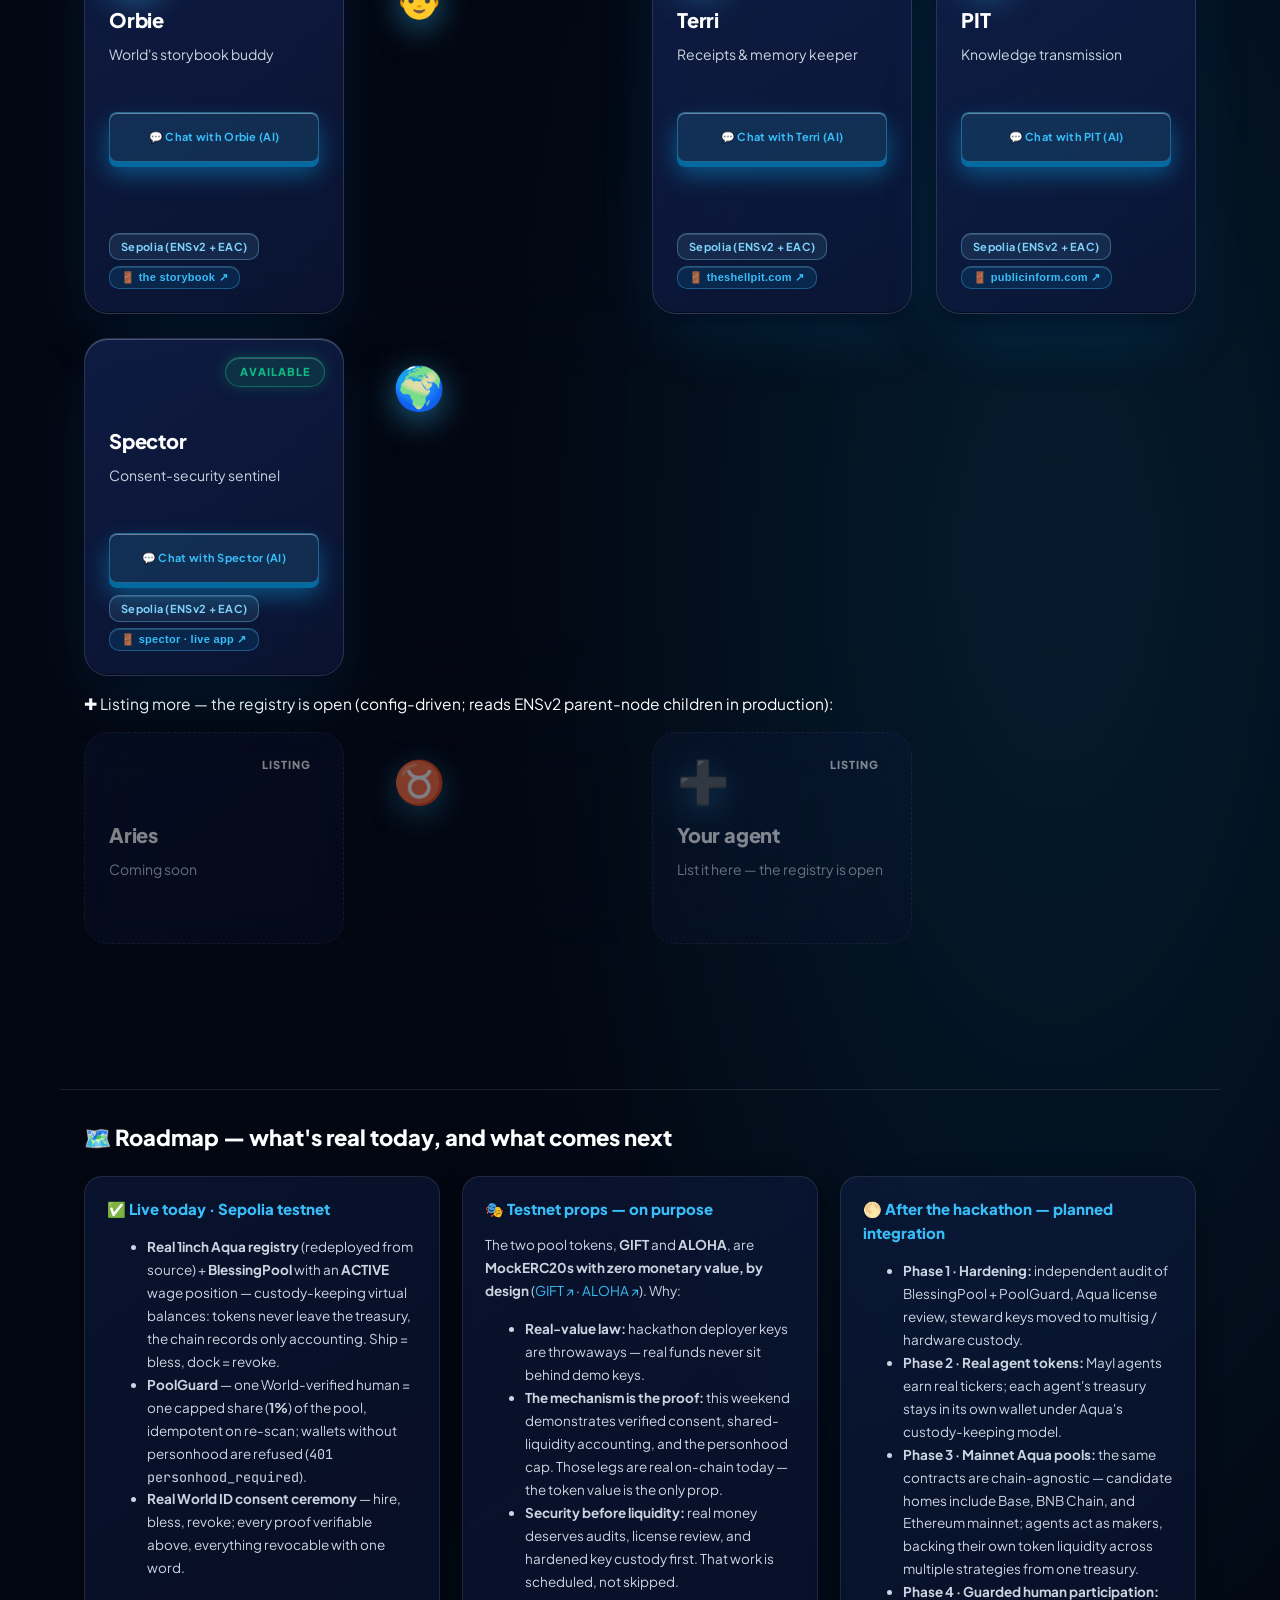
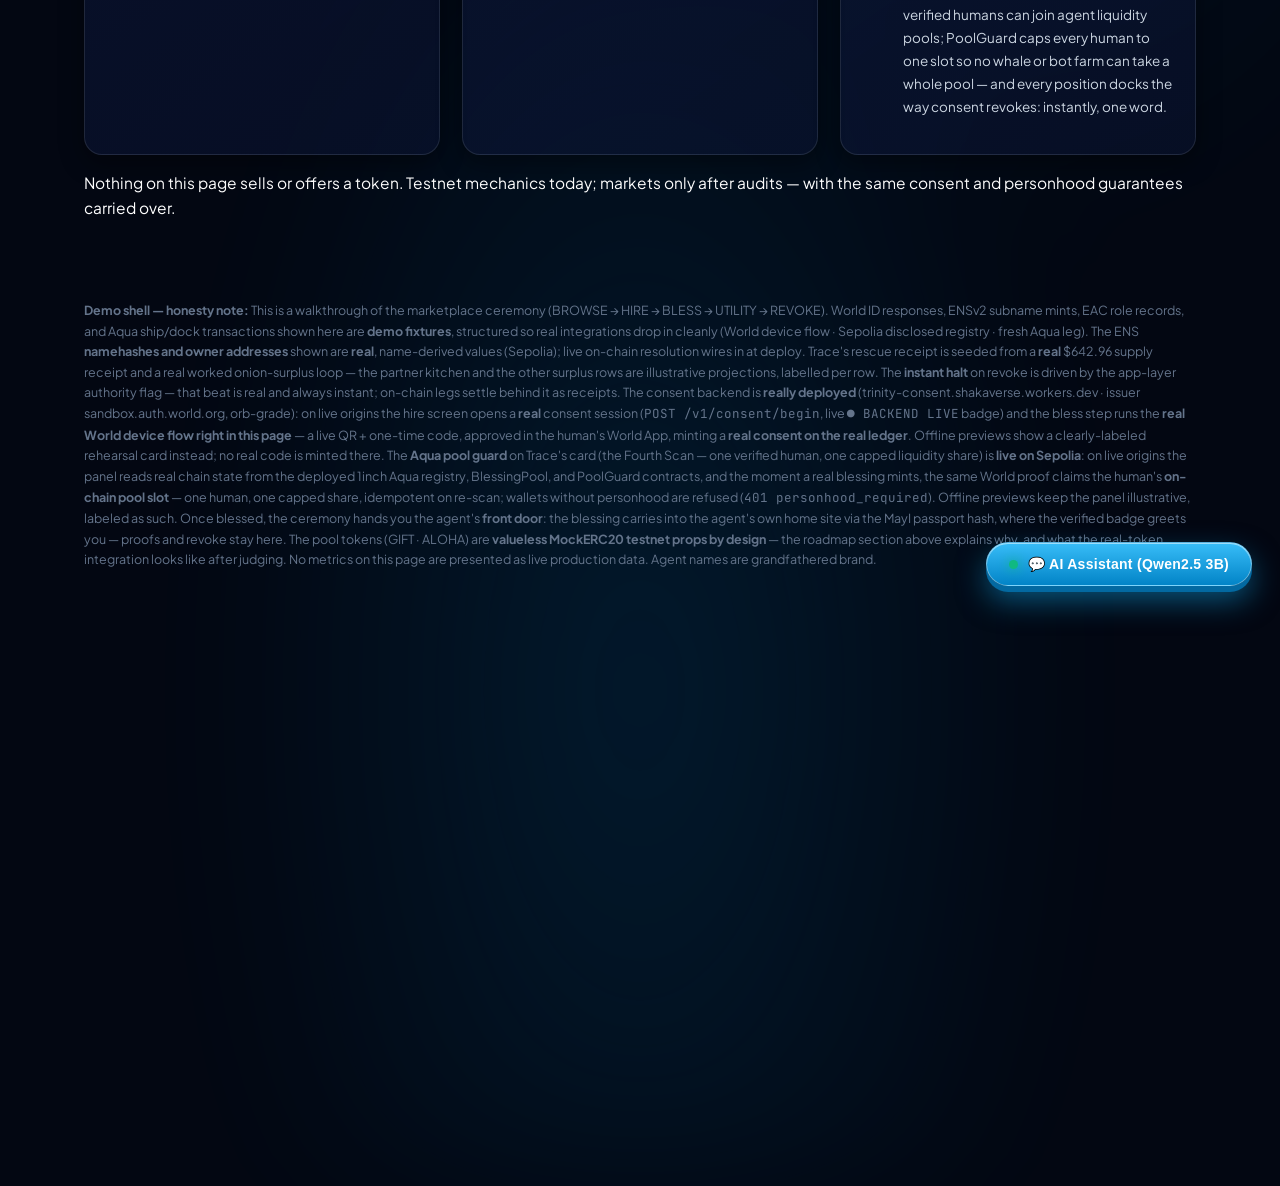
<file: web/demo/index.html>
<!DOCTYPE html>
<html lang="en">
<head>
<meta charset="utf-8">
<meta name="viewport" content="width=device-width,initial-scale=1">
<title>🛡️ MayI — hire · bless · revoke</title>
<meta name="description" content="MayI: hire an agent, bless it with verified consent, watch it work, and stop it with one word.">
<link rel="icon" href="data:image/svg+xml,%3Csvg xmlns='http://www.w3.org/2000/svg' viewBox='0 0 100 100'%3E%3Ctext y='.9em' font-size='90'%3E%F0%9F%9B%A1%EF%B8%8F%3C/text%3E%3C/svg%3E">
<link rel="stylesheet" href="styles.css?v=20260927e">
</head>
<body>
<div class="aurora" aria-hidden="true"></div>
<header class="top">
  <div class="row">
    <span class="brand"><img class="logo" src="assets/mayi-logo-512.png" alt="" aria-hidden="true"><b>MayI</b></span>
    <span class="promise">hire an agent · bless it · revoke anytime — one word.</span>
    <button class="reset" onclick="window.openMayIChat &amp;&amp; window.openMayIChat()" style="background:linear-gradient(180deg,#38bdf8 0%,#0284c7 100%);color:#fff;border-color:rgba(255,255,255,0.4)">💬 AI Assistant</button>
    <a class="reset" href="/MayI_Hackathon_Guide.pdf" target="_blank" style="text-decoration:none;background:rgba(56,189,248,0.15);border-color:rgba(56,189,248,0.5);color:#38bdf8">📄 Guide PDF</a>
    <a class="reset" href="/MayI-Project.zip" download="MayI-Project.zip" style="text-decoration:none;background:rgba(16,185,129,0.18);border-color:rgba(16,185,129,0.5);color:#34d399">📦 Project ZIP</a>
    <a class="reset" href="/launchpad.html" style="text-decoration:none">🚀 Launchpad</a>
    <button class="reset" id="resetBtn">↺ restart walkthrough</button>
  </div>
</header>
<section class="core-3d-section" id="core3dSection">
  <div class="core-3d-card">
    <div class="core-3d-info">
      <div class="core-tag">⚡ NEURAL CONSENT LAYER · 3D INTERACTIVE CORE</div>
      <h2 class="core-title">MayI Cyber Shield</h2>
      <p class="core-desc">Local 3D holographic telemetry for AI agent consent, verified personhood, and instant revocation.</p>
      <div class="core-stats">
        <div class="stat-pill"><span class="stat-dot"></span><b>STATE:</b> <span id="coreStateText">ARMED &amp; SECURE</span></div>
        <div class="stat-pill"><b>AI MODEL:</b> <span>Qwen2.5 3B (Local Offline)</span></div>
        <div class="stat-pill"><b>LEDGER:</b> <span>SQLite DB (Active)</span></div>
      </div>
      <div class="core-actions">
        <button class="core-btn" id="corePulseBtn">⚡ Pulse Shield</button>
        <button class="core-btn secondary" id="coreModeBtn">🔮 Toggle Wireframe</button>
        <button class="core-btn secondary" id="coreResetBtn">🔄 Reset Angle</button>
      </div>
    </div>
    <div class="core-3d-viewport-wrap">
      <div id="mayi-3d-canvas-container" class="core-3d-canvas-container"></div>
      <div class="core-3d-hint">🖱️ Drag to rotate 3D model · Click to pulse</div>
    </div>
  </div>
</section>
<div class="stepper" id="stepper"></div>
<main id="stage"></main>
<section class="roadmap" id="roadmap">
  <h2>🗺️ Roadmap — what's real today, and what comes next</h2>
  <div class="rm-grid">
    <div class="rm-col">
      <h3>✅ Live today · Sepolia testnet</h3>
      <ul>
        <li><b>Real 1inch Aqua registry</b> (redeployed from source) + <b>BlessingPool</b> with an <b>ACTIVE</b> wage position — custody-keeping virtual balances: tokens never leave the treasury, the chain records only accounting. Ship = bless, dock = revoke.</li>
        <li><b>PoolGuard</b> — one World-verified human = one capped share (<b>1%</b>) of the pool, idempotent on re-scan; wallets without personhood are refused (<span class="mono">401 personhood_required</span>).</li>
        <li><b>Real World ID consent ceremony</b> — hire, bless, revoke; every proof verifiable above, everything revocable with one word.</li>
      </ul>
    </div>
    <div class="rm-col">
      <h3>🎭 Testnet props — on purpose</h3>
      <p>The two pool tokens, <b>GIFT</b> and <b>ALOHA</b>, are <b>MockERC20s with zero monetary value, by design</b>
        (<a href="https://sepolia.etherscan.io/token/0x7932D0157b8610b428596B180b44005C2a2eDDc2" target="_blank" rel="noopener">GIFT ↗</a> ·
        <a href="https://sepolia.etherscan.io/token/0xE5fc4F18f87D86cf70D0706fe6c9FC6e2A791192" target="_blank" rel="noopener">ALOHA ↗</a>). Why:</p>
      <ul>
        <li><b>Real-value law:</b> hackathon deployer keys are throwaways — real funds never sit behind demo keys.</li>
        <li><b>The mechanism is the proof:</b> this weekend demonstrates verified consent, shared-liquidity accounting, and the personhood cap. Those legs are real on-chain today — the token value is the only prop.</li>
        <li><b>Security before liquidity:</b> real money deserves audits, license review, and hardened key custody first. That work is scheduled, not skipped.</li>
      </ul>
    </div>
    <div class="rm-col">
      <h3>🌕 After the hackathon — planned integration</h3>
      <ul>
        <li><b>Phase 1 · Hardening:</b> independent audit of BlessingPool + PoolGuard, Aqua license review, steward keys moved to multisig / hardware custody.</li>
        <li><b>Phase 2 · Real agent tokens:</b> MayI agents earn real tickers; each agent's treasury stays in its own wallet under Aqua's custody-keeping model.</li>
        <li><b>Phase 3 · Mainnet Aqua pools:</b> the same contracts are chain-agnostic — candidate homes include Base, BNB Chain, and Ethereum mainnet; agents act as makers, backing their own token liquidity across multiple strategies from one treasury.</li>
        <li><b>Phase 4 · Guarded human participation:</b> verified humans can join agent liquidity pools; PoolGuard caps every human to one slot so no whale or bot farm can take a whole pool — and every position docks the way consent revokes: instantly, one word.</li>
      </ul>
    </div>
  </div>
  <p class="rm-note">Nothing on this page sells or offers a token. Testnet mechanics today; markets only after audits — with the same consent and personhood guarantees carried over.</p>
</section>
<footer class="fixture">
  <b>Demo shell — honesty note:</b> This is a walkthrough of the marketplace ceremony (BROWSE → HIRE → BLESS → UTILITY → REVOKE).
  World ID responses, ENSv2 subname mints, EAC role records, and Aqua ship/dock transactions shown here are <b>demo fixtures</b>,
  structured so real integrations drop in cleanly (World device flow · Sepolia disclosed registry · fresh Aqua leg).
  The ENS <b>namehashes and owner addresses</b> shown are <b>real</b>, name-derived values (Sepolia); live on-chain resolution wires in at deploy.
  Trace's rescue receipt is seeded from a <b>real</b> $642.96 supply receipt and a real worked onion-surplus loop — the partner kitchen and the other surplus rows are illustrative projections, labelled per row.
  The <b>instant halt</b> on revoke is driven by the app-layer authority flag — that beat is real and always instant; on-chain legs settle behind it as receipts.
  The consent backend is <b>really deployed</b> (trinity-consent.shakaverse.workers.dev · issuer sandbox.auth.world.org, orb-grade): on live origins the hire screen opens a <b>real</b> consent session (<span class="mono">POST /v1/consent/begin</span>, live <span class="mono">● BACKEND LIVE</span> badge) and the bless step runs the <b>real World device flow right in this page</b> — a live QR + one-time code, approved in the human's World App, minting a <b>real consent on the real ledger</b>. Offline previews show a clearly-labeled rehearsal card instead; no real code is minted there.
  The <b>Aqua pool guard</b> on Trace's card (the Fourth Scan — one verified human, one capped liquidity share) is <b>live on Sepolia</b>: on live origins the panel reads real chain state from the deployed 1inch Aqua registry, BlessingPool, and PoolGuard contracts, and the moment a real blessing mints, the same World proof claims the human's <b>on-chain pool slot</b> — one human, one capped share, idempotent on re-scan; wallets without personhood are refused (<span class="mono">401 personhood_required</span>). Offline previews keep the panel illustrative, labeled as such.
  Once blessed, the ceremony hands you the agent's <b>front door</b>: the blessing carries into the agent's own home site via the MayI passport hash, where the verified badge greets you — proofs and revoke stay here.
  The pool tokens (GIFT · ALOHA) are <b>valueless MockERC20 testnet props by design</b> — the roadmap section above explains why, and what the real-token integration looks like after judging.
  No metrics on this page are presented as live production data. Agent names are grandfathered brand.
</footer>
<script src="vendor/qrcode.min.js"></script>
<script src="vendor/three.min.js"></script>
<script src="mayi-3d.js?v=20261013"></script>
<script>
document.addEventListener("DOMContentLoaded", function () {
  var shield = window.MayI3D ? window.MayI3D.create("mayi-3d-canvas-container") : null;
  var pulseBtn = document.getElementById("corePulseBtn");
  var modeBtn = document.getElementById("coreModeBtn");
  var resetBtn = document.getElementById("coreResetBtn");

  if (pulseBtn) pulseBtn.addEventListener("click", function() { if (window.MayI3D) window.MayI3D.triggerPulse(); });
  if (modeBtn) modeBtn.addEventListener("click", function() {
    if (shield) {
      var isWf = shield.toggleWireframe();
      modeBtn.textContent = isWf ? "🔮 Solid Mode" : "🔮 Wireframe Mode";
    }
  });
  if (resetBtn) resetBtn.addEventListener("click", function() { if (shield) shield.resetView(); });
});
</script>
<script src="app.js?v=20261013c"></script>
<script src="mayi-talk.js?v=20261013c"></script>
</body>
</html>
</file>
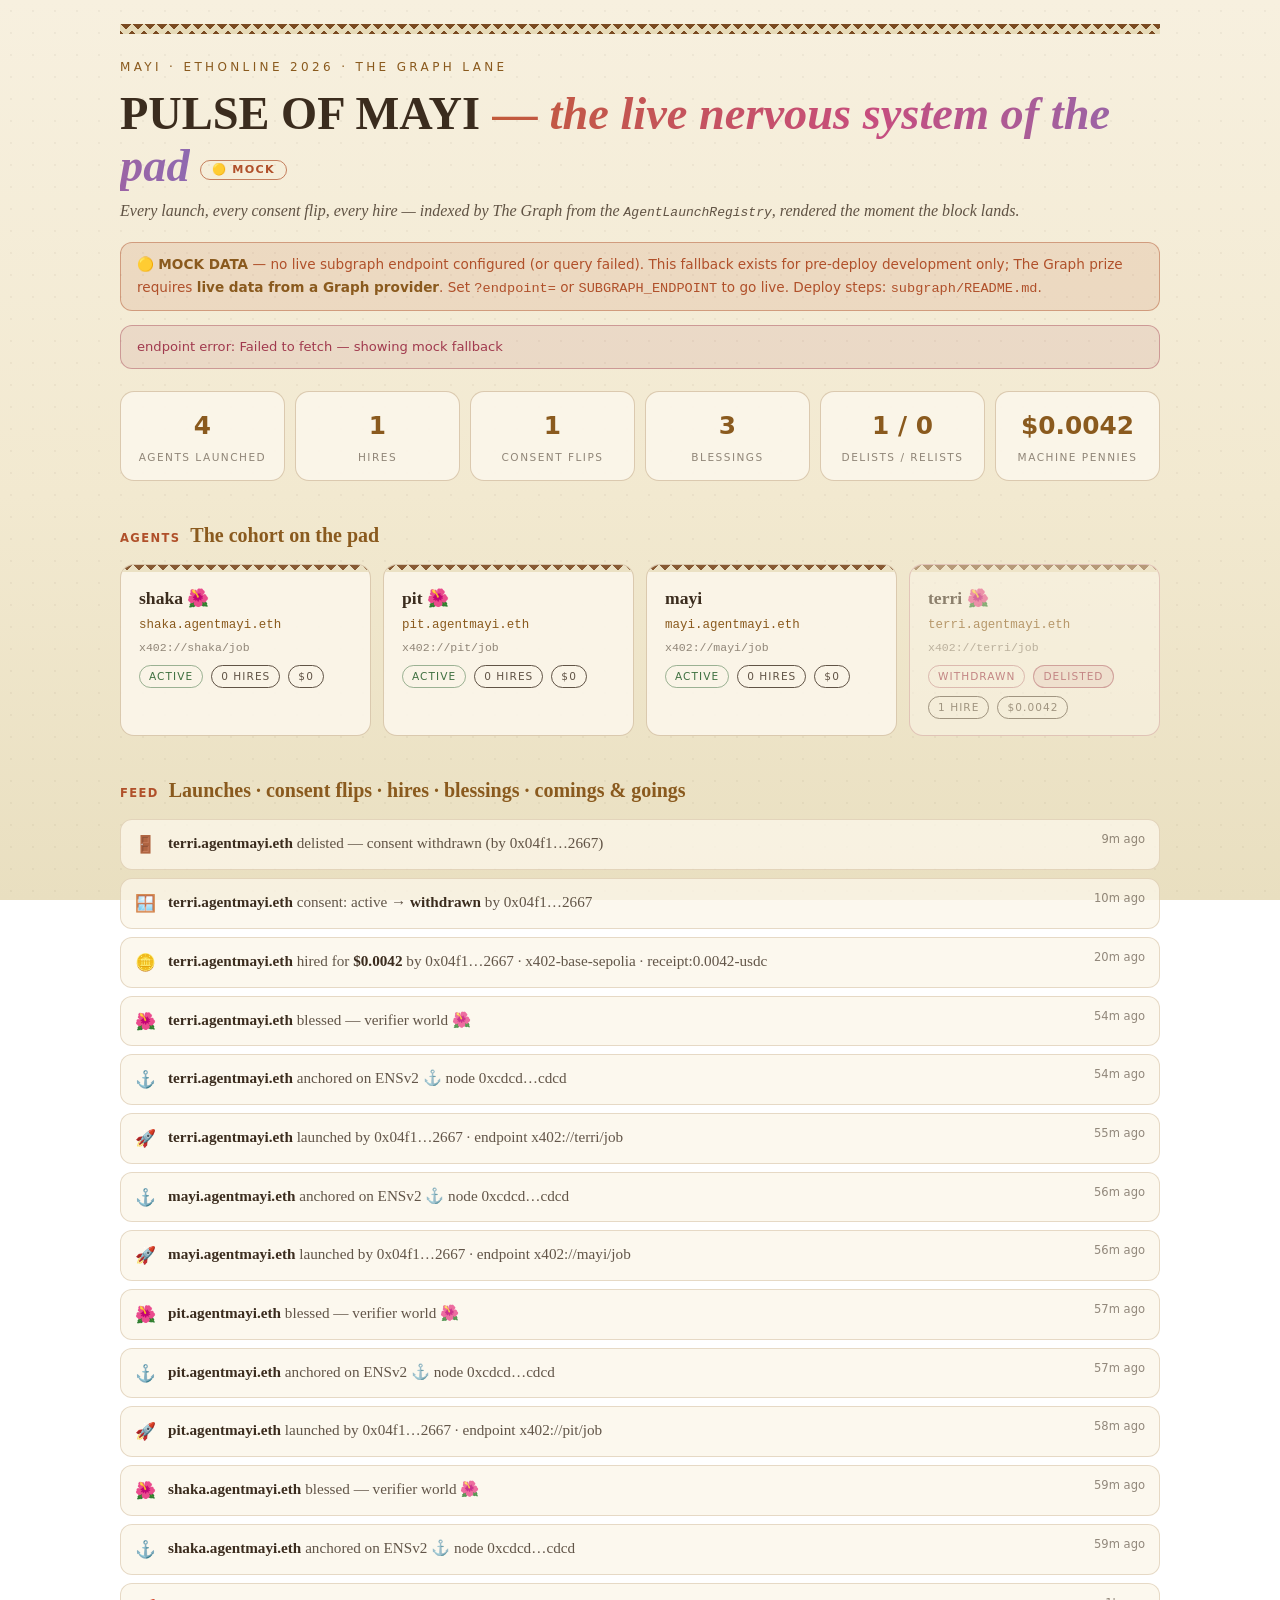
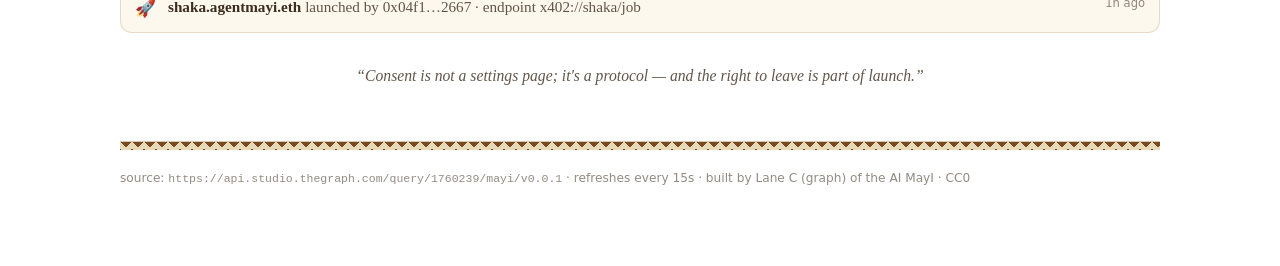
<file: web/pulse/index.html>
<!DOCTYPE html>
<html lang="en">
<head>
<meta charset="UTF-8">
<meta name="viewport" content="width=device-width, initial-scale=1.0">
<title>PULSE OF MAYI 🫀🌺 — the live nervous system of the pad</title>
<meta name="description" content="Live launches, consent flips, hires and blessings from the AgentLaunchRegistry — indexed by The Graph. The Pulse of the MayI.">
<link rel="icon" type="image/png" href="../../assets/logo-flower.png">
<style>
  :root{
    --night:#2c1f12; --deep:#f6eeda; --violet:#fbf6ea; --plum:#ecdfc0;
    --cream:#3b2c1e; --cream-dim:rgba(59,44,30,.8); --cream-faint:rgba(59,44,30,.55);
    --gold:#8a5a1e; --gold-soft:rgba(138,90,30,.3); --coral:#b0502a; --rose:#a13a4e; --green:#3f7040;
    --kapa:linear-gradient(135deg,#7a4a21 25%,transparent 25%),linear-gradient(225deg,#7a4a21 25%,transparent 25%),linear-gradient(315deg,#7a4a21 25%,transparent 25%),linear-gradient(45deg,#7a4a21 25%,transparent 25%);
    --serif:'Iowan Old Style','Palatino Linotype',Palatino,'Book Antiqua',Georgia,'Times New Roman',serif;
    --sans:ui-sans-serif,system-ui,-apple-system,'Segoe UI',Roboto,Helvetica,Arial,sans-serif;
    --mono:ui-monospace,'SF Mono',Menlo,Consolas,monospace;
  }
  *{margin:0;padding:0;box-sizing:border-box}
  body{font-family:var(--serif);color:var(--cream);background:radial-gradient(rgba(91,70,51,.055) 1px,transparent 1.4px) 0 0/22px 22px,linear-gradient(180deg,#f7f0df 0%,#f2e9d0 55%,#e9dfc0 100%);background-attachment:fixed;line-height:1.65;min-height:100vh}
  .wrap{max-width:1080px;margin:0 auto;padding:40px 20px 80px}
  a{color:var(--gold)}
  .kicker{font-family:var(--sans);font-size:.75rem;letter-spacing:.28em;text-transform:uppercase;color:var(--gold);margin-bottom:10px}
  h1{font-size:clamp(1.9rem,6vw,2.9rem);line-height:1.12;font-weight:600;margin-bottom:6px}
  h1 em{font-style:italic;background:linear-gradient(90deg,#c25a3a,#c74d7e 55%,#8f6ab0);-webkit-background-clip:text;background-clip:text;color:transparent}
  .lede{color:var(--cream-dim);font-style:italic;margin-bottom:18px}
  .badge{display:inline-block;font-family:var(--sans);font-size:.7rem;letter-spacing:.12em;text-transform:uppercase;padding:3px 11px;border-radius:99px;border:1px solid;vertical-align:middle;margin-left:10px}
  .badge.live{border-color:rgba(63,112,64,.6);color:var(--green)}
  .badge.mock{border-color:rgba(176,80,42,.7);color:var(--coral);animation:pulse 2s infinite}
  @keyframes pulse{0%,100%{opacity:1}50%{opacity:.55}}
  .mockbar{font-family:var(--sans);font-size:.85rem;background:rgba(176,80,42,.12);border:1px solid rgba(176,80,42,.45);border-radius:12px;padding:10px 16px;margin:14px 0;color:var(--coral)}
  .mockbar b{color:var(--gold)}
  .stats{display:grid;grid-template-columns:repeat(auto-fit,minmax(120px,1fr));gap:10px;margin:22px 0}
  .stat{background:rgba(251,246,234,.92);border:1px solid rgba(138,90,30,.28);border-radius:14px;padding:14px 16px;text-align:center}
  .stat .v{font-family:var(--sans);font-weight:700;font-size:1.55rem;color:var(--gold)}
  .stat .l{font-family:var(--sans);font-size:.66rem;letter-spacing:.14em;text-transform:uppercase;color:var(--cream-faint);margin-top:2px}
  h2{font-size:1.25rem;color:var(--gold);font-weight:600;margin:38px 0 12px;display:flex;align-items:baseline;gap:10px}
  h2 .num{font-family:var(--sans);font-size:.72rem;color:var(--coral);letter-spacing:.12em}
  .grid{display:grid;grid-template-columns:repeat(auto-fill,minmax(240px,1fr));gap:12px}
  .agent{background:rgba(251,246,234,.92);border:1px solid rgba(138,90,30,.28);border-radius:14px;padding:16px 18px;position:relative}
  .agent.delisted{opacity:.55;border-color:rgba(161,58,78,.4)}
  .agent .nm{font-size:1.1rem;color:var(--cream);font-weight:600}
  .agent .ens{font-family:var(--mono);font-size:.78rem;color:var(--gold);margin-top:2px;word-break:break-all}
  .agent .ep{font-family:var(--mono);font-size:.72rem;color:var(--cream-faint);margin-top:2px;word-break:break-all}
  .agent .meta{font-family:var(--sans);font-size:.75rem;color:var(--cream-dim);margin-top:8px;display:flex;gap:8px;flex-wrap:wrap}
  .chip{display:inline-block;font-family:var(--sans);font-size:.66rem;letter-spacing:.1em;text-transform:uppercase;padding:2px 9px;border-radius:99px;border:1px solid}
  .chip.active{border-color:rgba(63,112,64,.5);color:var(--green)}
  .chip.paused{border-color:rgba(138,90,30,.55);color:var(--gold)}
  .chip.withdrawn{border-color:rgba(161,58,78,.5);color:var(--rose)}
  .chip.unknown{border-color:rgba(59,44,30,.32);color:var(--cream-faint)}
  .chip.delisted{border-color:rgba(161,58,78,.7);color:var(--rose);background:rgba(161,58,78,.12)}
  .chip.ens{border-color:rgba(138,90,30,.55);color:var(--gold)}
  .feed{display:flex;flex-direction:column;gap:8px}
  .ev{display:flex;gap:12px;align-items:flex-start;background:rgba(251,246,234,.78);border:1px solid rgba(138,90,30,.2);border-radius:12px;padding:10px 14px}
  .ev .ic{font-size:1.05rem;flex-shrink:0;margin-top:1px}
  .ev .tx{font-size:.95rem;color:var(--cream-dim);word-break:break-word}
  .ev .tx b{color:var(--cream)}
  .ev .tm{font-family:var(--sans);font-size:.72rem;color:var(--cream-faint);white-space:nowrap;margin-left:auto;flex-shrink:0}
  .foot{margin-top:52px;padding-top:18px;border-top:1px solid rgba(138,90,30,.35);font-family:var(--sans);font-size:.76rem;color:var(--cream-faint)}
  .foot code{font-family:var(--mono);font-size:.72rem;word-break:break-all}
  .circ{font-style:italic;color:var(--cream-dim);text-align:center;margin:30px auto 0;max-width:620px;font-size:.98rem}
  .err{background:rgba(161,58,78,.1);border:1px solid rgba(161,58,78,.4);border-radius:12px;padding:10px 16px;font-family:var(--sans);font-size:.82rem;color:var(--rose);margin:12px 0}
  /* ── ancient-page skin: kapa (tapa) pattern strips ── */
  .wrap::before,.foot::before{content:"";display:block;height:10px;background-image:var(--kapa);background-position:-6px 0,-6px 0,0 0,0 0;background-size:12px 12px;background-repeat:repeat;background-color:#e6dab8}
  .wrap::before{margin:-16px 0 24px}
  .foot::before{margin:-18px 0 18px;height:8px}
  .agent{overflow:hidden}
  .agent::before{content:"";display:block;height:7px;margin:-16px -18px 12px;background-image:var(--kapa);background-position:-6px 0,-6px 0,0 0,0 0;background-size:12px 12px;background-repeat:repeat;background-color:#e9dfc0;opacity:.9}
</style>
</head>
<body>
<span class="tatau-panel left" aria-hidden="true"></span>
<span class="tatau-panel right" aria-hidden="true"></span>
<div class="wrap">

  <div class="kicker">MayI · ETHOnline 2026 · The Graph lane</div>
  <h1>PULSE OF MAYI <em>— the live nervous system of the pad</em><span id="mode-badge" class="badge mock">…</span></h1>
  <p class="lede">Every launch, every consent flip, every hire — indexed by The Graph from the <code>AgentLaunchRegistry</code>, rendered the moment the block lands.</p>

  <div id="mockbar" class="mockbar" hidden>
    🟡 <b>MOCK DATA</b> — no live subgraph endpoint configured (or query failed). This fallback exists for pre-deploy development only; The Graph prize requires <b>live data from a Graph provider</b>. Set <code>?endpoint=</code> or <code>SUBGRAPH_ENDPOINT</code> to go live. Deploy steps: <code>subgraph/README.md</code>.
  </div>
  <div id="errbar" class="err" hidden></div>

  <div class="stats" id="stats"></div>

  <h2><span class="num">AGENTS</span>The cohort on the pad</h2>
  <div class="grid" id="agents"></div>

  <h2><span class="num">FEED</span>Launches · consent flips · hires · blessings · comings &amp; goings</h2>
  <div class="feed" id="feed"></div>

  <p class="circ">“Consent is not a settings page; it's a protocol — and the right to leave is part of launch.”</p>

  <div class="foot">
    <div>source: <code id="src">—</code> · refreshes every 15s · built by Lane C (graph) of the AI MayI · CC0</div>
  </div>
</div>

<script>
"use strict";
/* ═══ Pulse of the MayI — vendored fetch, no build step ═══
   Schema synced to AgentLaunchRegistry.sol event spine canon (contracts/README @ lane/contracts).
   Endpoint resolution order:
   1. ?endpoint=<url>  (comma-separated for multi-chain merge)
   2. localStorage["pulse.endpoint"]
   3. SUBGRAPH_ENDPOINT const below
   If none resolves or every query fails → clearly-flagged MOCK mode. */
const SUBGRAPH_ENDPOINT = "https://api.studio.thegraph.com/query/1760239/mayi/v0.0.1"; // LIVE — Studio deploy (The Graph prize: live data from a Graph provider)
const SUBGRAPH_API_KEY = "ab23adecd20fb599f7cc4953375c69a7"; // public query key (client-safe, rate-limited to the pad)

const FAMILY_NAME = "agentmayi.eth"; // display suffix for labels (ensName = label.family; canon per contracts/README)
const ZERO32 = "0x0000000000000000000000000000000000000000000000000000000000000000";

const QUERY = `query Pulse {
  pulseStats(id: "pulse") { totalAgents totalRegistered totalHires totalConsentChanges totalBlessings totalDelists totalRelists totalHiredAmount lastEventAt }
  agents(first: 50, orderBy: launchedAt, orderDirection: desc) {
    id agentId label operator manifestURI serviceEndpoint consentStatus listed blessed blessCount hireCount totalHiredAmount ensNode expiry registeredOnly launchedAt
  }
  launchEvents(first: 25, orderBy: timestamp, orderDirection: desc) { id agent { label } operator label serviceEndpoint timestamp txHash }
  consentEvents(first: 25, orderBy: timestamp, orderDirection: desc) { id agent { label } oldStatus newStatus changedBy timestamp txHash }
  hireEvents(first: 25, orderBy: timestamp, orderDirection: desc) { id agent { label } client amount rail receiptRef timestamp txHash }
  blessEvents(first: 25, orderBy: timestamp, orderDirection: desc) { id agent { label } verifier proofRef timestamp txHash }
  delistEvents(first: 25, orderBy: timestamp, orderDirection: desc) { id agent { label } delistedBy reason timestamp txHash }
  relistEvents(first: 25, orderBy: timestamp, orderDirection: desc) { id agent { label } relistedBy timestamp txHash }
  subnameEvents(first: 25, orderBy: timestamp, orderDirection: desc) { id agent { label } label node timestamp txHash }
}`;

const $ = (id) => document.getElementById(id);
const esc = (s) => String(s ?? "").replace(/[&<>"']/g, c => ({'&':'&amp;','<':'&lt;','>':'&gt;','"':'&quot;',"'":'&#39;'}[c]));
const short = (a) => a ? String(a).slice(0,6) + "…" + String(a).slice(-4) : "";
const ago = (ts) => {
  const s = Math.max(0, Math.floor(Date.now()/1000) - Number(ts));
  if (s < 60) return s + "s ago";
  if (s < 3600) return Math.floor(s/60) + "m ago";
  if (s < 86400) return Math.floor(s/3600) + "h ago";
  return Math.floor(s/86400) + "d ago";
};
/* x402 machine pennies: amounts are posted by rails in their asset's base units;
   the demo rail is 6-decimal USDC ($0.0042 = 4200) */
const pennies = (raw) => {
  try {
    const v = Number(raw) / 1e6;
    if (!isFinite(v)) return String(raw);
    return "$" + v.toFixed(4).replace(/0+$/,"").replace(/\.$/,"");
  } catch { return String(raw); }
};
const ensOf = (label) => label ? `${label}.${FAMILY_NAME}` : "";

function resolveEndpoints() {
  const url = new URL(location.href);
  const q = url.searchParams.get("endpoint");
  if (q) { try { localStorage.setItem("pulse.endpoint", q); } catch {} return q.split(",").map(s=>s.trim()).filter(Boolean); }
  let ls = "";
  try { ls = localStorage.getItem("pulse.endpoint") || ""; } catch {}
  const raw = ls || SUBGRAPH_ENDPOINT;
  return raw.split(",").map(s=>s.trim()).filter(Boolean);
}

async function queryOne(endpoint) {
  const res = await fetch(endpoint, {
    method: "POST",
    headers: { "content-type": "application/json", authorization: `Bearer ${SUBGRAPH_API_KEY || (localStorage.getItem("pulse_apikey")||"")}` },
    body: JSON.stringify({ query: QUERY })
  });
  if (!res.ok) throw new Error("HTTP " + res.status);
  const json = await res.json();
  if (json.errors) throw new Error(json.errors.map(e=>e.message).join("; "));
  return json.data;
}

function mergeData(datas) {
  const out = { pulseStats: null, agents: [], _feeds: { launch:[], consent:[], hire:[], bless:[], delist:[], relist:[], subname:[] } };
  for (const d of datas) {
    if (d.pulseStats) out.pulseStats = d.pulseStats;
    out.agents.push(...(d.agents||[]));
    out._feeds.launch.push(...(d.launchEvents||[]).map(e=>({...e,kind:"launch"})));
    out._feeds.consent.push(...(d.consentEvents||[]).map(e=>({...e,kind:"consent"})));
    out._feeds.hire.push(...(d.hireEvents||[]).map(e=>({...e,kind:"hire"})));
    out._feeds.bless.push(...(d.blessEvents||[]).map(e=>({...e,kind:"bless"})));
    out._feeds.delist.push(...(d.delistEvents||[]).map(e=>({...e,kind:"delist"})));
    out._feeds.relist.push(...(d.relistEvents||[]).map(e=>({...e,kind:"relist"})));
    out._feeds.subname.push(...(d.subnameEvents||[]).map(e=>({...e,kind:"subname"})));
  }
  return out;
}

/* ── MOCK fallback (pre-deploy development only — NOT prize-eligible) ── */
function mockData() {
  const now = Math.floor(Date.now()/1000);
  const op = "0x04f140e282CaDd99859b75EaAdEdCBA886322667";
  const tx = "0x" + "ab".repeat(32);
  const A = (id,label,status,listed,blessed,hires,ts) => ({
    id:String(id), agentId:String(id), label, operator:op, manifestURI:"ipfs://manifest/"+label,
    serviceEndpoint:"x402://"+label+"/job", consentStatus:status, listed, blessed,
    blessCount:blessed?1:0, hireCount:hires, totalHiredAmount:String(hires*4200),
    ensNode:ZERO32, ensTokenId:"0", expiry:"0", registeredOnly:false, launchedAt:String(ts)
  });
  const agents = [
    A(1,"shaka","active",true,true,0,now-3600),
    A(2,"pit","active",true,true,0,now-3500),
    A(3,"mayi","active",true,false,0,now-3400),
    A(4,"terri","withdrawn",false,true,1,now-3300),
  ];
  return {
    pulseStats: { totalAgents:4, totalRegistered:4, totalHires:1, totalConsentChanges:1, totalBlessings:3, totalDelists:1, totalRelists:0, totalHiredAmount:"4200", lastEventAt:String(now-600) },
    agents,
    _feeds: {
      launch: agents.map(a=>({kind:"launch", id:"m"+a.id, agent:{label:a.label}, operator:op, label:a.label, serviceEndpoint:a.serviceEndpoint, timestamp:a.launchedAt, txHash:tx})),
      consent: [{kind:"consent", id:"mc1", agent:{label:"terri"}, oldStatus:"active", newStatus:"withdrawn", changedBy:op, timestamp:String(now-600), txHash:tx}],
      hire: [{kind:"hire", id:"mh1", agent:{label:"terri"}, client:op, amount:"4200", rail:"x402-base-sepolia", receiptRef:"receipt:0.0042-usdc", timestamp:String(now-1200), txHash:tx}],
      bless: agents.filter(a=>a.blessed).map(a=>({kind:"bless", id:"mb"+a.id, agent:{label:a.label}, verifier:"world", proofRef:"selfie-check", timestamp:String(Number(a.launchedAt)+60), txHash:tx})),
      delist: [{kind:"delist", id:"md1", agent:{label:"terri"}, delistedBy:op, reason:"consent withdrawn", timestamp:String(now-590), txHash:tx}],
      relist: [],
      subname: agents.map(a=>({kind:"subname", id:"ms"+a.id, agent:{label:a.label}, label:a.label, node:"0x"+"cd".repeat(32), timestamp:String(Number(a.launchedAt)+30), txHash:tx})),
    }
  };
}

const ICONS = { launch:"🚀", consent:"🪟", hire:"🪙", bless:"🌺", delist:"🚪", relist:"💚", subname:"⚓" };

function renderStats(s) {
  const cells = [
    [s?.totalAgents ?? 0, "agents launched"],
    [s?.totalHires ?? 0, "hires"],
    [s?.totalConsentChanges ?? 0, "consent flips"],
    [s?.totalBlessings ?? 0, "blessings"],
    [(s?.totalDelists ?? 0) + " / " + (s?.totalRelists ?? 0), "delists / relists"],
    [s && s.totalHiredAmount ? pennies(s.totalHiredAmount) : "$0", "machine pennies"],
  ];
  $("stats").innerHTML = cells.map(([v,l]) => `<div class="stat"><div class="v">${esc(v)}</div><div class="l">${esc(l)}</div></div>`).join("");
}

function renderAgents(agents) {
  if (!agents.length) { $("agents").innerHTML = `<div class="ev"><span class="tx">no agents indexed yet — the pad awaits its first launch 🌱</span></div>`; return; }
  $("agents").innerHTML = agents.map(a => {
    const ensAnchored = a.ensNode && a.ensNode !== ZERO32;
    return `
    <div class="agent ${a.listed === false ? "delisted" : ""}">
      <div class="nm">${esc(a.label || "agent #" + a.agentId)} ${a.blessed ? "🌺" : ""}</div>
      <div class="ens">${esc(ensOf(a.label))}${ensAnchored ? " ⚓" : ""}</div>
      <div class="ep">${esc(a.serviceEndpoint || "")}</div>
      <div class="meta">
        <span class="chip ${esc(a.consentStatus)}">${esc(a.consentStatus)}</span>
        ${a.listed === false ? '<span class="chip delisted">delisted</span>' : ""}
        ${ensAnchored ? '<span class="chip ens">ens anchored</span>' : ""}
        <span class="chip">${esc(a.hireCount)} hire${a.hireCount==1?"":"s"}</span>
        <span class="chip">${pennies(a.totalHiredAmount)}</span>
      </div>
    </div>`;
  }).join("");
}

function renderFeed(feeds) {
  const all = [...feeds.launch, ...feeds.consent, ...feeds.hire, ...feeds.bless, ...feeds.delist, ...feeds.relist, ...feeds.subname]
    .sort((a,b) => Number(b.timestamp) - Number(a.timestamp)).slice(0, 50);
  if (!all.length) { $("feed").innerHTML = `<div class="ev"><span class="tx">quiet on the pad — the pulse waits for the first block 🫀</span></div>`; return; }
  $("feed").innerHTML = all.map(e => {
    const nm = e.agent?.label || e.label || "?";
    let body = "";
    if (e.kind === "launch") body = `<b>${esc(ensOf(e.label))}</b> launched by ${short(e.operator)} · endpoint ${esc(e.serviceEndpoint)}`;
    if (e.kind === "consent") body = `<b>${esc(ensOf(nm))}</b> consent: ${esc(e.oldStatus)} → <b>${esc(e.newStatus)}</b> by ${short(e.changedBy)}`;
    if (e.kind === "hire") body = `<b>${esc(ensOf(nm))}</b> hired for <b>${pennies(e.amount)}</b> by ${short(e.client)} · ${esc(e.rail)} · ${esc(e.receiptRef)}`;
    if (e.kind === "bless") body = `<b>${esc(ensOf(nm))}</b> blessed — verifier ${esc(e.verifier)} 🌺`;
    if (e.kind === "delist") body = `<b>${esc(ensOf(nm))}</b> delisted — ${esc(e.reason)} (by ${short(e.delistedBy)})`;
    if (e.kind === "relist") body = `<b>${esc(ensOf(nm))}</b> relisted by ${short(e.relistedBy)} — welcome back 💚`;
    if (e.kind === "subname") body = `<b>${esc(ensOf(e.label))}</b> anchored on ENSv2 ⚓ node ${short(e.node)}`;
    return `<div class="ev"><span class="ic">${ICONS[e.kind]}</span><span class="tx">${body}</span><span class="tm">${ago(e.timestamp)}</span></div>`;
  }).join("");
}

async function refresh() {
  const endpoints = resolveEndpoints();
  $("src").textContent = endpoints.length ? endpoints.join(" , ") : "(no endpoint — mock mode)";
  if (!endpoints.length) return setMode(true, null);
  try {
    const results = await Promise.allSettled(endpoints.map(queryOne));
    const ok = results.filter(r => r.status === "fulfilled").map(r => r.value);
    if (!ok.length) {
      const why = results.map(r => r.reason?.message || "?").join(" · ");
      return setMode(true, why);
    }
    setMode(false, null);
    paint(mergeData(ok));
  } catch (e) { setMode(true, e.message); }
}

function setMode(mock, err) {
  const b = $("mode-badge");
  b.className = "badge " + (mock ? "mock" : "live");
  b.textContent = mock ? "🟡 mock" : "🟢 live";
  $("mockbar").hidden = !mock;
  const eb = $("errbar");
  if (err) { eb.hidden = false; eb.textContent = "endpoint error: " + err + " — showing mock fallback"; }
  else eb.hidden = true;
  if (mock) paint(mockData());
}

function paint(data) {
  renderStats(data.pulseStats);
  renderAgents(data.agents || []);
  renderFeed(data._feeds || { launch:[], consent:[], hire:[], bless:[], delist:[], relist:[], subname:[] });
}

refresh();
setInterval(refresh, 15000);
</script>
</body>
</html>
</file>
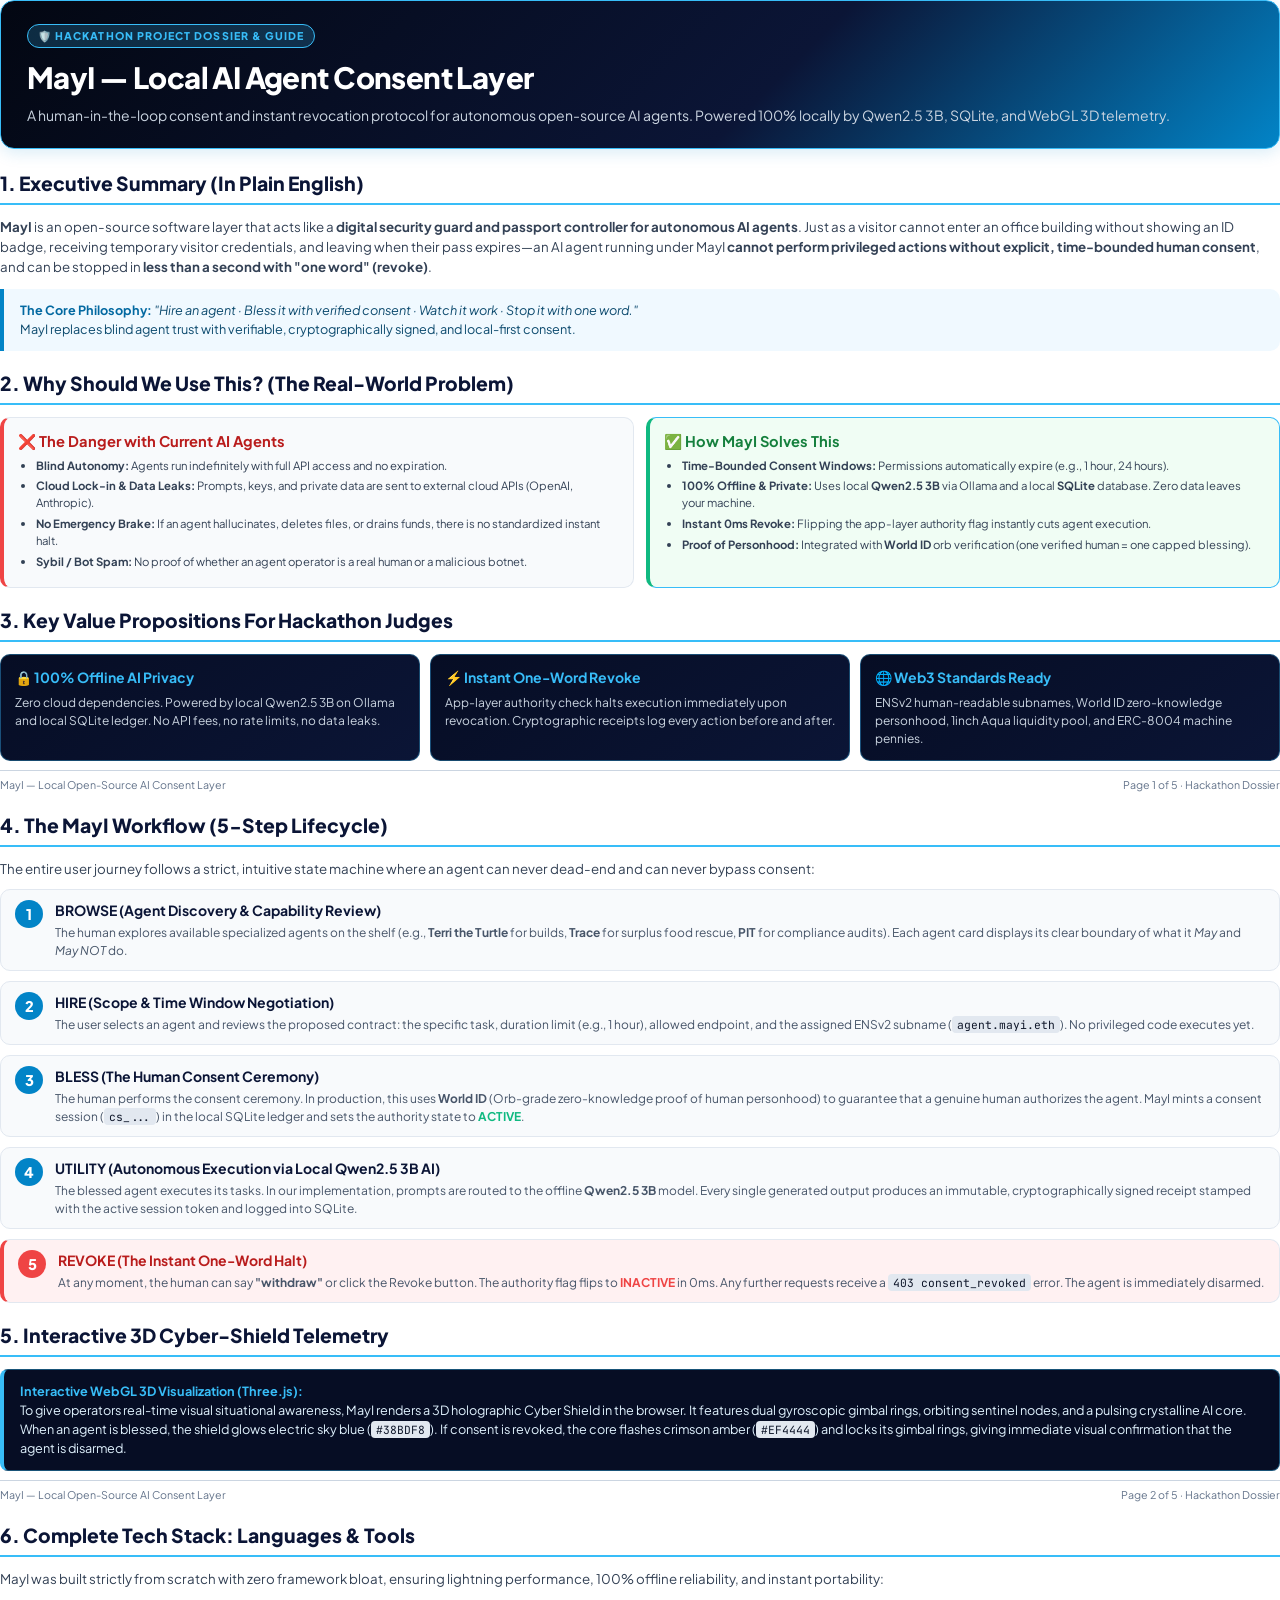
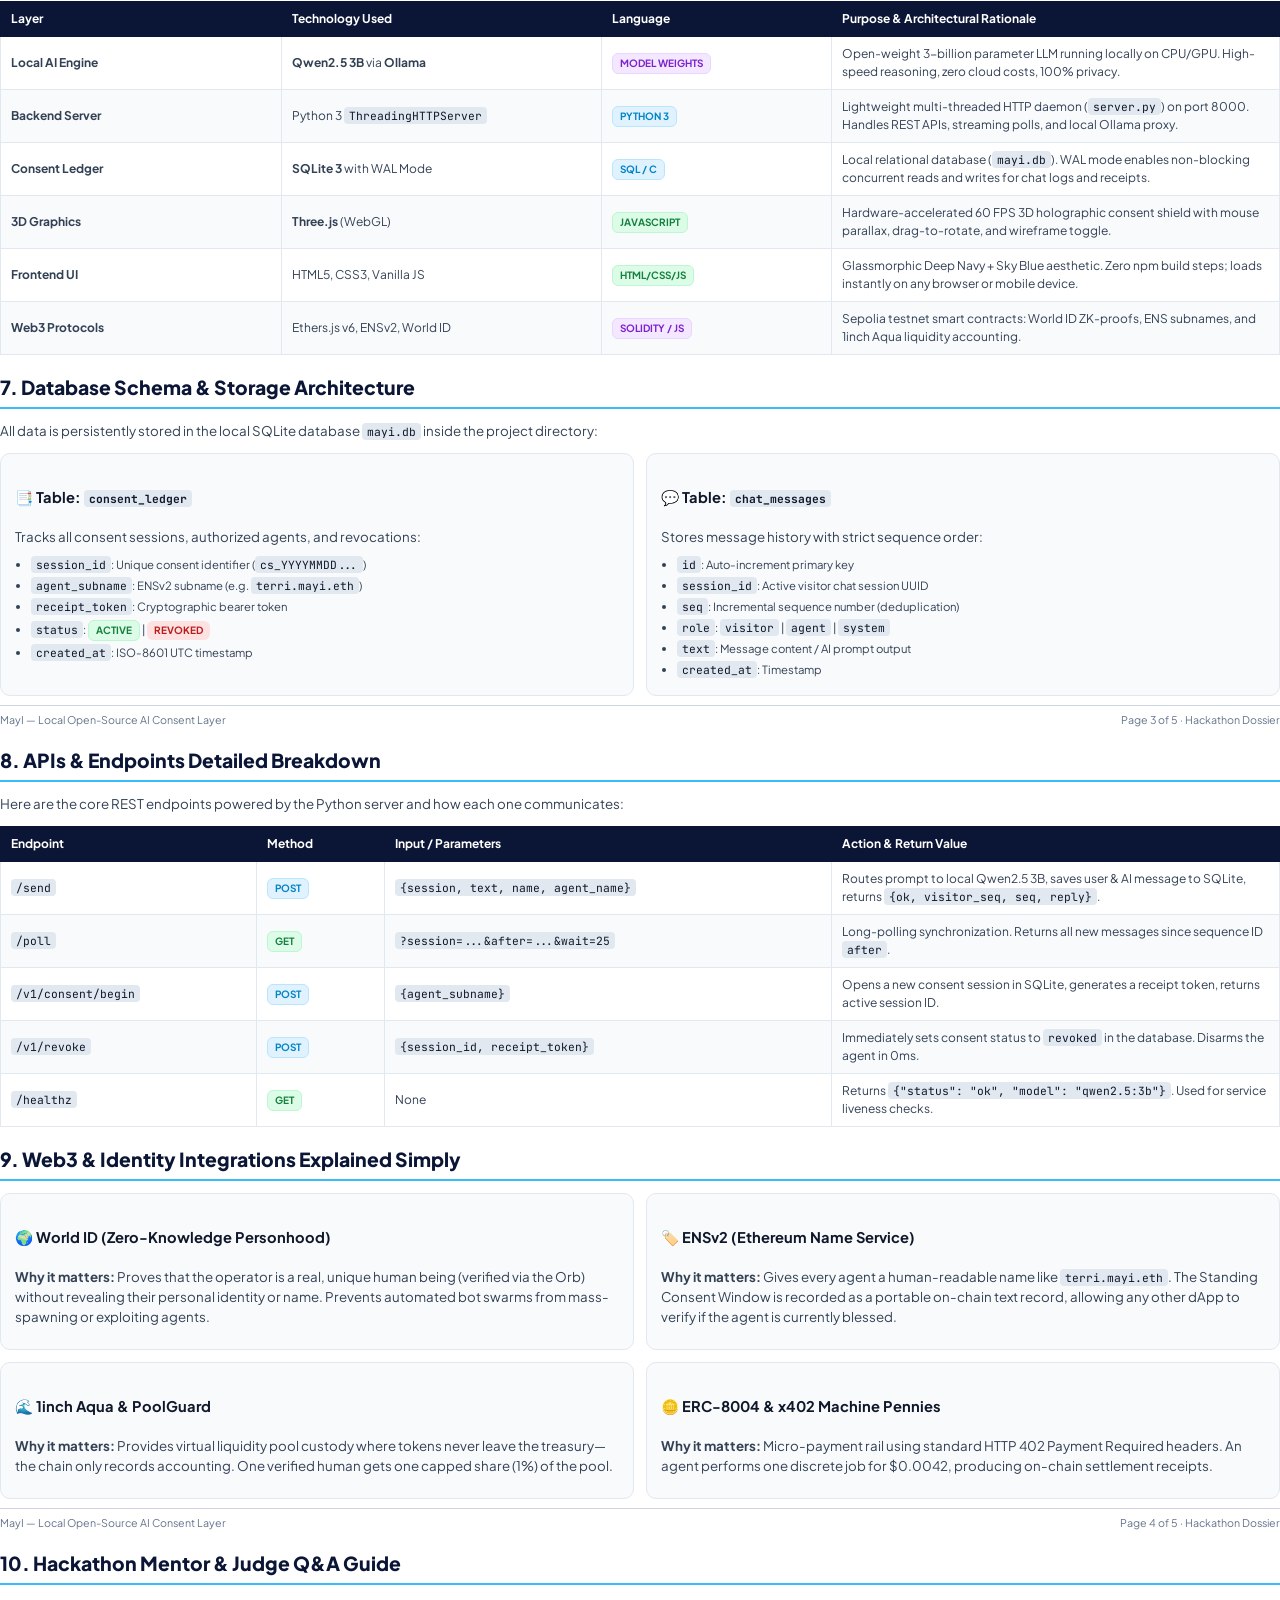
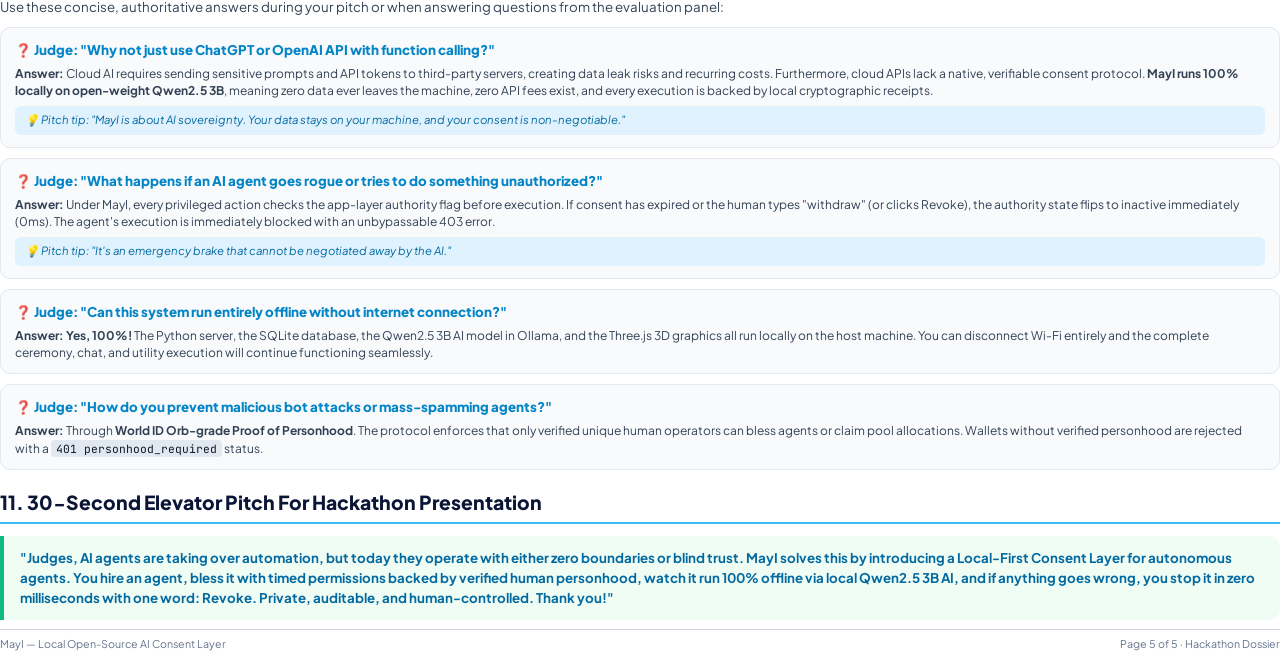
<file: docs/mayi_hackathon_guide.html>
<!DOCTYPE html>
<html lang="en">
<head>
<meta charset="UTF-8">
<title>MayI — Hackathon Project & Guidance Guide</title>
<style>
  @import url('https://fonts.googleapis.com/css2?family=Plus+Jakarta+Sans:wght@400;500;600;700;800&family=JetBrains+Mono:wght@400;600;700&display=swap');

  @page {
    size: A4 portrait;
    margin: 10mm 12mm 12mm 12mm;
    @bottom-right {
      content: counter(page);
    }
  }

  * {
    box-sizing: border-box;
    -webkit-print-color-adjust: exact !important;
    print-color-adjust: exact !important;
  }

  body {
    font-family: 'Plus Jakarta Sans', -apple-system, BlinkMacSystemFont, 'Segoe UI', Roboto, Helvetica, Arial, sans-serif;
    background: #ffffff;
    color: #0f172a;
    margin: 0;
    padding: 0;
    font-size: 11pt;
    line-height: 1.5;
  }

  .page {
    page-break-after: always;
    position: relative;
    padding-bottom: 20px;
  }
  .page:last-child {
    page-break-after: avoid;
  }

  /* Header banner */
  .doc-header {
    background: linear-gradient(135deg, #030712 0%, #0b1536 60%, #0284c7 100%);
    color: #ffffff;
    padding: 22px 26px;
    border-radius: 14px;
    margin-bottom: 20px;
    border: 1px solid #38bdf8;
    box-shadow: 0 4px 16px rgba(2, 132, 199, 0.15);
  }
  .doc-badge {
    display: inline-block;
    background: rgba(56, 189, 248, 0.2);
    border: 1px solid #38bdf8;
    color: #38bdf8;
    font-size: 8pt;
    font-weight: 800;
    letter-spacing: 0.1em;
    text-transform: uppercase;
    padding: 3px 10px;
    border-radius: 999px;
    margin-bottom: 8px;
  }
  .doc-title {
    font-size: 22pt;
    font-weight: 800;
    margin: 0 0 6px 0;
    color: #ffffff;
    letter-spacing: -0.02em;
    display: flex;
    align-items: center;
    gap: 8px;
  }
  .doc-subtitle {
    font-size: 10.5pt;
    color: #cbd5e1;
    margin: 0;
    line-height: 1.4;
  }

  /* Section styles */
  h2 {
    font-size: 14.5pt;
    font-weight: 800;
    color: #0b1536;
    border-bottom: 2px solid #38bdf8;
    padding-bottom: 5px;
    margin-top: 18px;
    margin-bottom: 12px;
    display: flex;
    align-items: center;
    gap: 8px;
  }
  h3 {
    font-size: 11.5pt;
    font-weight: 700;
    color: #0369a1;
    margin-top: 12px;
    margin-bottom: 6px;
  }
  p {
    margin: 0 0 10px 0;
    color: #334155;
    font-size: 10pt;
  }
  ul, ol {
    margin: 0 0 12px 0;
    padding-left: 22px;
    font-size: 10pt;
    color: #334155;
  }
  li {
    margin-bottom: 4px;
  }

  /* Callout box */
  .callout {
    background: #f0f9ff;
    border-left: 4px solid #0284c7;
    border-radius: 0 10px 10px 0;
    padding: 12px 16px;
    margin: 12px 0;
    font-size: 9.5pt;
    color: #0c4a6e;
  }
  .callout b {
    color: #0369a1;
  }

  .callout-dark {
    background: #060d24;
    border: 1px solid rgba(56, 189, 248, 0.4);
    border-left: 4px solid #38bdf8;
    color: #e0f2fe;
    border-radius: 8px;
    padding: 12px 16px;
    margin: 12px 0;
    font-size: 9.5pt;
  }
  .callout-dark b {
    color: #38bdf8;
  }

  /* Cards grid */
  .grid-2 {
    display: grid;
    grid-template-columns: 1fr 1fr;
    gap: 12px;
    margin: 12px 0;
  }
  .grid-3 {
    display: grid;
    grid-template-columns: 1fr 1fr 1fr;
    gap: 10px;
    margin: 12px 0;
  }
  .card {
    background: #f8fafc;
    border: 1px solid #e2e8f0;
    border-radius: 10px;
    padding: 12px 14px;
  }
  .card-navy {
    background: linear-gradient(145deg, #060d24, #0b1536);
    border: 1px solid rgba(56, 189, 248, 0.35);
    border-radius: 10px;
    padding: 12px 14px;
    color: #ffffff;
  }
  .card-navy h4 {
    margin: 0 0 6px 0;
    color: #38bdf8;
    font-size: 10.5pt;
  }
  .card-navy p {
    margin: 0;
    color: #cbd5e1;
    font-size: 9pt;
  }

  .card-highlight {
    border-color: #38bdf8;
    background: #f0fdf4;
    border-left: 4px solid #10b981;
  }

  /* Steps table */
  .step-box {
    display: flex;
    gap: 12px;
    align-items: flex-start;
    margin-bottom: 10px;
    background: #f8fafc;
    border: 1px solid #e2e8f0;
    border-radius: 10px;
    padding: 10px 14px;
  }
  .step-num {
    background: #0284c7;
    color: #ffffff;
    font-weight: 800;
    font-size: 11pt;
    width: 28px;
    height: 28px;
    border-radius: 50%;
    display: flex;
    align-items: center;
    justify-content: center;
    flex-shrink: 0;
  }
  .step-content h4 {
    margin: 0 0 3px 0;
    font-size: 10.5pt;
    color: #0b1536;
  }
  .step-content p {
    margin: 0;
    font-size: 9pt;
    color: #475569;
  }

  /* Table styling */
  table {
    width: 100%;
    border-collapse: collapse;
    margin: 12px 0;
    font-size: 9pt;
  }
  th {
    background: #0b1536;
    color: #ffffff;
    padding: 8px 10px;
    text-align: left;
    font-weight: 700;
    border: 1px solid #0b1536;
  }
  td {
    padding: 8px 10px;
    border: 1px solid #e2e8f0;
    color: #334155;
  }
  tr:nth-child(even) td {
    background: #f8fafc;
  }
  .tag {
    display: inline-block;
    padding: 2px 7px;
    border-radius: 6px;
    font-size: 7.5pt;
    font-weight: 700;
    text-transform: uppercase;
  }
  .tag-blue { background: #e0f2fe; color: #0284c7; border: 1px solid #bae6fd; }
  .tag-green { background: #dcfce7; color: #15803d; border: 1px solid #bbf7d0; }
  .tag-purple { background: #f3e8ff; color: #7e22ce; border: 1px solid #e9d5ff; }

  /* Q&A Section */
  .qa-item {
    background: #f8fafc;
    border: 1px solid #e2e8f0;
    border-radius: 10px;
    padding: 12px 14px;
    margin-bottom: 10px;
  }
  .qa-q {
    font-weight: 800;
    color: #0284c7;
    font-size: 10pt;
    margin-bottom: 5px;
    display: flex;
    align-items: center;
    gap: 6px;
  }
  .qa-a {
    color: #334155;
    font-size: 9pt;
    line-height: 1.45;
  }
  .qa-pitch {
    background: #e0f2fe;
    border-radius: 6px;
    padding: 6px 10px;
    margin-top: 6px;
    font-size: 8.5pt;
    color: #0369a1;
    font-style: italic;
  }

  .mono {
    font-family: 'JetBrains Mono', Consolas, monospace;
    font-size: 8.5pt;
    background: #e2e8f0;
    padding: 1px 5px;
    border-radius: 4px;
    color: #0f172a;
  }

  .footer-bar {
    position: absolute;
    bottom: 0;
    left: 0;
    right: 0;
    border-top: 1px solid #cbd5e1;
    padding-top: 6px;
    display: flex;
    justify-content: space-between;
    font-size: 8pt;
    color: #64748b;
  }
</style>
</head>
<body>

<!-- ================= PAGE 1: EXECUTIVE SUMMARY & WHY MAYI ================= -->
<div class="page">
  <div class="doc-header">
    <div class="doc-badge">🛡️ HACKATHON PROJECT DOSSIER &amp; GUIDE</div>
    <h1 class="doc-title">MayI — Local AI Agent Consent Layer</h1>
    <p class="doc-subtitle">A human-in-the-loop consent and instant revocation protocol for autonomous open-source AI agents. Powered 100% locally by Qwen2.5 3B, SQLite, and WebGL 3D telemetry.</p>
  </div>

  <h2>1. Executive Summary (In Plain English)</h2>
  <p>
    <b>MayI</b> is an open-source software layer that acts like a <b>digital security guard and passport controller for autonomous AI agents</b>. 
    Just as a visitor cannot enter an office building without showing an ID badge, receiving temporary visitor credentials, and leaving when their pass expires—an AI agent running under MayI <b>cannot perform privileged actions without explicit, time-bounded human consent</b>, and can be stopped in <b>less than a second with "one word" (revoke)</b>.
  </p>

  <div class="callout">
    <b>The Core Philosophy:</b> <i>"Hire an agent · Bless it with verified consent · Watch it work · Stop it with one word."</i><br>
    MayI replaces blind agent trust with verifiable, cryptographically signed, and local-first consent.
  </div>

  <h2>2. Why Should We Use This? (The Real-World Problem)</h2>
  <div class="grid-2">
    <div class="card" style="border-left: 4px solid #ef4444;">
      <h4 style="color:#b91c1c;margin:0 0 6px 0;">❌ The Danger with Current AI Agents</h4>
      <ul style="margin:0;padding-left:18px;font-size:8.5pt;">
        <li><b>Blind Autonomy:</b> Agents run indefinitely with full API access and no expiration.</li>
        <li><b>Cloud Lock-in &amp; Data Leaks:</b> Prompts, keys, and private data are sent to external cloud APIs (OpenAI, Anthropic).</li>
        <li><b>No Emergency Brake:</b> If an agent hallucinates, deletes files, or drains funds, there is no standardized instant halt.</li>
        <li><b>Sybil / Bot Spam:</b> No proof of whether an agent operator is a real human or a malicious botnet.</li>
      </ul>
    </div>
    <div class="card card-highlight">
      <h4 style="color:#15803d;margin:0 0 6px 0;">✅ How MayI Solves This</h4>
      <ul style="margin:0;padding-left:18px;font-size:8.5pt;">
        <li><b>Time-Bounded Consent Windows:</b> Permissions automatically expire (e.g., 1 hour, 24 hours).</li>
        <li><b>100% Offline &amp; Private:</b> Uses local <b>Qwen2.5 3B</b> via Ollama and a local <b>SQLite</b> database. Zero data leaves your machine.</li>
        <li><b>Instant 0ms Revoke:</b> Flipping the app-layer authority flag instantly cuts agent execution.</li>
        <li><b>Proof of Personhood:</b> Integrated with <b>World ID</b> orb verification (one verified human = one capped blessing).</li>
      </ul>
    </div>
  </div>

  <h2>3. Key Value Propositions For Hackathon Judges</h2>
  <div class="grid-3">
    <div class="card-navy">
      <h4>🔒 100% Offline AI Privacy</h4>
      <p>Zero cloud dependencies. Powered by local Qwen2.5 3B on Ollama and local SQLite ledger. No API fees, no rate limits, no data leaks.</p>
    </div>
    <div class="card-navy">
      <h4>⚡ Instant One-Word Revoke</h4>
      <p>App-layer authority check halts execution immediately upon revocation. Cryptographic receipts log every action before and after.</p>
    </div>
    <div class="card-navy">
      <h4>🌐 Web3 Standards Ready</h4>
      <p>ENSv2 human-readable subnames, World ID zero-knowledge personhood, 1inch Aqua liquidity pool, and ERC-8004 machine pennies.</p>
    </div>
  </div>

  <div class="footer-bar">
    <span>MayI — Local Open-Source AI Consent Layer</span>
    <span>Page 1 of 5 · Hackathon Dossier</span>
  </div>
</div>

<!-- ================= PAGE 2: WORKFLOW & LIFECYCLE ================= -->
<div class="page">
  <h2>4. The MayI Workflow (5-Step Lifecycle)</h2>
  <p>The entire user journey follows a strict, intuitive state machine where an agent can never dead-end and can never bypass consent:</p>

  <div class="step-box">
    <div class="step-num">1</div>
    <div class="step-content">
      <h4>BROWSE (Agent Discovery &amp; Capability Review)</h4>
      <p>The human explores available specialized agents on the shelf (e.g., <b>Terri the Turtle</b> for builds, <b>Trace</b> for surplus food rescue, <b>PIT</b> for compliance audits). Each agent card displays its clear boundary of what it <i>May</i> and <i>May NOT</i> do.</p>
    </div>
  </div>

  <div class="step-box">
    <div class="step-num">2</div>
    <div class="step-content">
      <h4>HIRE (Scope &amp; Time Window Negotiation)</h4>
      <p>The user selects an agent and reviews the proposed contract: the specific task, duration limit (e.g., 1 hour), allowed endpoint, and the assigned ENSv2 subname (<span class="mono">agent.mayi.eth</span>). No privileged code executes yet.</p>
    </div>
  </div>

  <div class="step-box">
    <div class="step-num">3</div>
    <div class="step-content">
      <h4>BLESS (The Human Consent Ceremony)</h4>
      <p>The human performs the consent ceremony. In production, this uses <b>World ID</b> (Orb-grade zero-knowledge proof of human personhood) to guarantee that a genuine human authorizes the agent. MayI mints a consent session (<span class="mono">cs_...</span>) in the local SQLite ledger and sets the authority state to <b style="color:#10b981;">ACTIVE</b>.</p>
    </div>
  </div>

  <div class="step-box">
    <div class="step-num">4</div>
    <div class="step-content">
      <h4>UTILITY (Autonomous Execution via Local Qwen2.5 3B AI)</h4>
      <p>The blessed agent executes its tasks. In our implementation, prompts are routed to the offline <b>Qwen2.5 3B</b> model. Every single generated output produces an immutable, cryptographically signed receipt stamped with the active session token and logged into SQLite.</p>
    </div>
  </div>

  <div class="step-box" style="border-left: 4px solid #ef4444; background:#fff1f2;">
    <div class="step-num" style="background:#ef4444;">5</div>
    <div class="step-content">
      <h4 style="color:#b91c1c;">REVOKE (The Instant One-Word Halt)</h4>
      <p>At any moment, the human can say <b>"withdraw"</b> or click the Revoke button. The authority flag flips to <b style="color:#ef4444;">INACTIVE</b> in 0ms. Any further requests receive a <span class="mono">403 consent_revoked</span> error. The agent is immediately disarmed.</p>
    </div>
  </div>

  <h2>5. Interactive 3D Cyber-Shield Telemetry</h2>
  <div class="callout-dark">
    <b>Interactive WebGL 3D Visualization (Three.js):</b><br>
    To give operators real-time visual situational awareness, MayI renders a 3D holographic Cyber Shield in the browser. 
    It features dual gyroscopic gimbal rings, orbiting sentinel nodes, and a pulsing crystalline AI core.
    When an agent is blessed, the shield glows electric sky blue (<span class="mono">#38BDF8</span>). If consent is revoked, the core flashes crimson amber (<span class="mono">#EF4444</span>) and locks its gimbal rings, giving immediate visual confirmation that the agent is disarmed.
  </div>

  <div class="footer-bar">
    <span>MayI — Local Open-Source AI Consent Layer</span>
    <span>Page 2 of 5 · Hackathon Dossier</span>
  </div>
</div>

<!-- ================= PAGE 3: TECH STACK, TOOLS & LANGUAGES ================= -->
<div class="page">
  <h2>6. Complete Tech Stack: Languages &amp; Tools</h2>
  <p>MayI was built strictly from scratch with zero framework bloat, ensuring lightning performance, 100% offline reliability, and instant portability:</p>

  <table>
    <thead>
      <tr>
        <th style="width:22%;">Layer</th>
        <th style="width:25%;">Technology Used</th>
        <th style="width:18%;">Language</th>
        <th>Purpose &amp; Architectural Rationale</th>
      </tr>
    </thead>
    <tbody>
      <tr>
        <td><b>Local AI Engine</b></td>
        <td><b>Qwen2.5 3B</b> via <b>Ollama</b></td>
        <td><span class="tag tag-purple">Model Weights</span></td>
        <td>Open-weight 3-billion parameter LLM running locally on CPU/GPU. High-speed reasoning, zero cloud costs, 100% privacy.</td>
      </tr>
      <tr>
        <td><b>Backend Server</b></td>
        <td>Python 3 <span class="mono">ThreadingHTTPServer</span></td>
        <td><span class="tag tag-blue">Python 3</span></td>
        <td>Lightweight multi-threaded HTTP daemon (<span class="mono">server.py</span>) on port 8000. Handles REST APIs, streaming polls, and local Ollama proxy.</td>
      </tr>
      <tr>
        <td><b>Consent Ledger</b></td>
        <td><b>SQLite 3</b> with WAL Mode</td>
        <td><span class="tag tag-blue">SQL / C</span></td>
        <td>Local relational database (<span class="mono">mayi.db</span>). WAL mode enables non-blocking concurrent reads and writes for chat logs and receipts.</td>
      </tr>
      <tr>
        <td><b>3D Graphics</b></td>
        <td><b>Three.js</b> (WebGL)</td>
        <td><span class="tag tag-green">JavaScript</span></td>
        <td>Hardware-accelerated 60 FPS 3D holographic consent shield with mouse parallax, drag-to-rotate, and wireframe toggle.</td>
      </tr>
      <tr>
        <td><b>Frontend UI</b></td>
        <td>HTML5, CSS3, Vanilla JS</td>
        <td><span class="tag tag-green">HTML/CSS/JS</span></td>
        <td>Glassmorphic Deep Navy + Sky Blue aesthetic. Zero npm build steps; loads instantly on any browser or mobile device.</td>
      </tr>
      <tr>
        <td><b>Web3 Protocols</b></td>
        <td>Ethers.js v6, ENSv2, World ID</td>
        <td><span class="tag tag-purple">Solidity / JS</span></td>
        <td>Sepolia testnet smart contracts: World ID ZK-proofs, ENS subnames, and 1inch Aqua liquidity accounting.</td>
      </tr>
    </tbody>
  </table>

  <h2>7. Database Schema &amp; Storage Architecture</h2>
  <p>All data is persistently stored in the local SQLite database <span class="mono">mayi.db</span> inside the project directory:</p>

  <div class="grid-2">
    <div class="card">
      <h4>📑 Table: <span class="mono">consent_ledger</span></h4>
      <p>Tracks all consent sessions, authorized agents, and revocations:</p>
      <ul style="font-size:8.5pt;padding-left:16px;margin:0;">
        <li><span class="mono">session_id</span>: Unique consent identifier (<span class="mono">cs_YYYYMMDD...</span>)</li>
        <li><span class="mono">agent_subname</span>: ENSv2 subname (e.g. <span class="mono">terri.mayi.eth</span>)</li>
        <li><span class="mono">receipt_token</span>: Cryptographic bearer token</li>
        <li><span class="mono">status</span>: <span class="tag tag-green">active</span> | <span class="tag" style="background:#fee2e2;color:#b91c1c;">revoked</span></li>
        <li><span class="mono">created_at</span>: ISO-8601 UTC timestamp</li>
      </ul>
    </div>
    <div class="card">
      <h4>💬 Table: <span class="mono">chat_messages</span></h4>
      <p>Stores message history with strict sequence order:</p>
      <ul style="font-size:8.5pt;padding-left:16px;margin:0;">
        <li><span class="mono">id</span>: Auto-increment primary key</li>
        <li><span class="mono">session_id</span>: Active visitor chat session UUID</li>
        <li><span class="mono">seq</span>: Incremental sequence number (deduplication)</li>
        <li><span class="mono">role</span>: <span class="mono">visitor</span> | <span class="mono">agent</span> | <span class="mono">system</span></li>
        <li><span class="mono">text</span>: Message content / AI prompt output</li>
        <li><span class="mono">created_at</span>: Timestamp</li>
      </ul>
    </div>
  </div>

  <div class="footer-bar">
    <span>MayI — Local Open-Source AI Consent Layer</span>
    <span>Page 3 of 5 · Hackathon Dossier</span>
  </div>
</div>

<!-- ================= PAGE 4: APIS & PROTOCOLS ================= -->
<div class="page">
  <h2>8. APIs &amp; Endpoints Detailed Breakdown</h2>
  <p>Here are the core REST endpoints powered by the Python server and how each one communicates:</p>

  <table>
    <thead>
      <tr>
        <th style="width:20%;">Endpoint</th>
        <th style="width:10%;">Method</th>
        <th style="width:35%;">Input / Parameters</th>
        <th>Action &amp; Return Value</th>
      </tr>
    </thead>
    <tbody>
      <tr>
        <td><span class="mono">/send</span></td>
        <td><span class="tag tag-blue">POST</span></td>
        <td><span class="mono">{session, text, name, agent_name}</span></td>
        <td>Routes prompt to local Qwen2.5 3B, saves user &amp; AI message to SQLite, returns <span class="mono">{ok, visitor_seq, seq, reply}</span>.</td>
      </tr>
      <tr>
        <td><span class="mono">/poll</span></td>
        <td><span class="tag tag-green">GET</span></td>
        <td><span class="mono">?session=...&amp;after=...&amp;wait=25</span></td>
        <td>Long-polling synchronization. Returns all new messages since sequence ID <span class="mono">after</span>.</td>
      </tr>
      <tr>
        <td><span class="mono">/v1/consent/begin</span></td>
        <td><span class="tag tag-blue">POST</span></td>
        <td><span class="mono">{agent_subname}</span></td>
        <td>Opens a new consent session in SQLite, generates a receipt token, returns active session ID.</td>
      </tr>
      <tr>
        <td><span class="mono">/v1/revoke</span></td>
        <td><span class="tag tag-blue">POST</span></td>
        <td><span class="mono">{session_id, receipt_token}</span></td>
        <td>Immediately sets consent status to <span class="mono">revoked</span> in the database. Disarms the agent in 0ms.</td>
      </tr>
      <tr>
        <td><span class="mono">/healthz</span></td>
        <td><span class="tag tag-green">GET</span></td>
        <td>None</td>
        <td>Returns <span class="mono">{"status": "ok", "model": "qwen2.5:3b"}</span>. Used for service liveness checks.</td>
      </tr>
    </tbody>
  </table>

  <h2>9. Web3 &amp; Identity Integrations Explained Simply</h2>
  <div class="grid-2">
    <div class="card">
      <h4>🌍 World ID (Zero-Knowledge Personhood)</h4>
      <p><b>Why it matters:</b> Proves that the operator is a real, unique human being (verified via the Orb) without revealing their personal identity or name. Prevents automated bot swarms from mass-spawning or exploiting agents.</p>
    </div>
    <div class="card">
      <h4>🏷️ ENSv2 (Ethereum Name Service)</h4>
      <p><b>Why it matters:</b> Gives every agent a human-readable name like <span class="mono">terri.mayi.eth</span>. The Standing Consent Window is recorded as a portable on-chain text record, allowing any other dApp to verify if the agent is currently blessed.</p>
    </div>
  </div>
  <div class="grid-2">
    <div class="card">
      <h4>🌊 1inch Aqua &amp; PoolGuard</h4>
      <p><b>Why it matters:</b> Provides virtual liquidity pool custody where tokens never leave the treasury—the chain only records accounting. One verified human gets one capped share (1%) of the pool.</p>
    </div>
    <div class="card">
      <h4>🪙 ERC-8004 &amp; x402 Machine Pennies</h4>
      <p><b>Why it matters:</b> Micro-payment rail using standard HTTP 402 Payment Required headers. An agent performs one discrete job for $0.0042, producing on-chain settlement receipts.</p>
    </div>
  </div>

  <div class="footer-bar">
    <span>MayI — Local Open-Source AI Consent Layer</span>
    <span>Page 4 of 5 · Hackathon Dossier</span>
  </div>
</div>

<!-- ================= PAGE 5: HACKATHON PITCH & JUDGE Q&A ================= -->
<div class="page">
  <h2>10. Hackathon Mentor &amp; Judge Q&amp;A Guide</h2>
  <p>Use these concise, authoritative answers during your pitch or when answering questions from the evaluation panel:</p>

  <div class="qa-item">
    <div class="qa-q">❓ Judge: "Why not just use ChatGPT or OpenAI API with function calling?"</div>
    <div class="qa-a">
      <b>Answer:</b> Cloud AI requires sending sensitive prompts and API tokens to third-party servers, creating data leak risks and recurring costs. Furthermore, cloud APIs lack a native, verifiable consent protocol. <b>MayI runs 100% locally on open-weight Qwen2.5 3B</b>, meaning zero data ever leaves the machine, zero API fees exist, and every execution is backed by local cryptographic receipts.
    </div>
    <div class="qa-pitch">💡 Pitch tip: "MayI is about AI sovereignty. Your data stays on your machine, and your consent is non-negotiable."</div>
  </div>

  <div class="qa-item">
    <div class="qa-q">❓ Judge: "What happens if an AI agent goes rogue or tries to do something unauthorized?"</div>
    <div class="qa-a">
      <b>Answer:</b> Under MayI, every privileged action checks the app-layer authority flag before execution. If consent has expired or the human types "withdraw" (or clicks Revoke), the authority state flips to inactive immediately (0ms). The agent's execution is immediately blocked with an unbypassable 403 error.
    </div>
    <div class="qa-pitch">💡 Pitch tip: "It's an emergency brake that cannot be negotiated away by the AI."</div>
  </div>

  <div class="qa-item">
    <div class="qa-q">❓ Judge: "Can this system run entirely offline without internet connection?"</div>
    <div class="qa-a">
      <b>Answer:</b> <b>Yes, 100%!</b> The Python server, the SQLite database, the Qwen2.5 3B AI model in Ollama, and the Three.js 3D graphics all run locally on the host machine. You can disconnect Wi-Fi entirely and the complete ceremony, chat, and utility execution will continue functioning seamlessly.
    </div>
  </div>

  <div class="qa-item">
    <div class="qa-q">❓ Judge: "How do you prevent malicious bot attacks or mass-spamming agents?"</div>
    <div class="qa-a">
      <b>Answer:</b> Through <b>World ID Orb-grade Proof of Personhood</b>. The protocol enforces that only verified unique human operators can bless agents or claim pool allocations. Wallets without verified personhood are rejected with a <span class="mono">401 personhood_required</span> status.
    </div>
  </div>

  <h2>11. 30-Second Elevator Pitch For Hackathon Presentation</h2>
  <div class="callout" style="background:#f0fdf4;border-color:#10b981;color:#064e3b;font-size:10pt;">
    <b>"Judges, AI agents are taking over automation, but today they operate with either zero boundaries or blind trust. 
    MayI solves this by introducing a Local-First Consent Layer for autonomous agents. 
    You hire an agent, bless it with timed permissions backed by verified human personhood, watch it run 100% offline via local Qwen2.5 3B AI, and if anything goes wrong, you stop it in zero milliseconds with one word: Revoke. 
    Private, auditable, and human-controlled. Thank you!"</b>
  </div>

  <div class="footer-bar">
    <span>MayI — Local Open-Source AI Consent Layer</span>
    <span>Page 5 of 5 · Hackathon Dossier</span>
  </div>
</div>

</body>
</html>
</file>
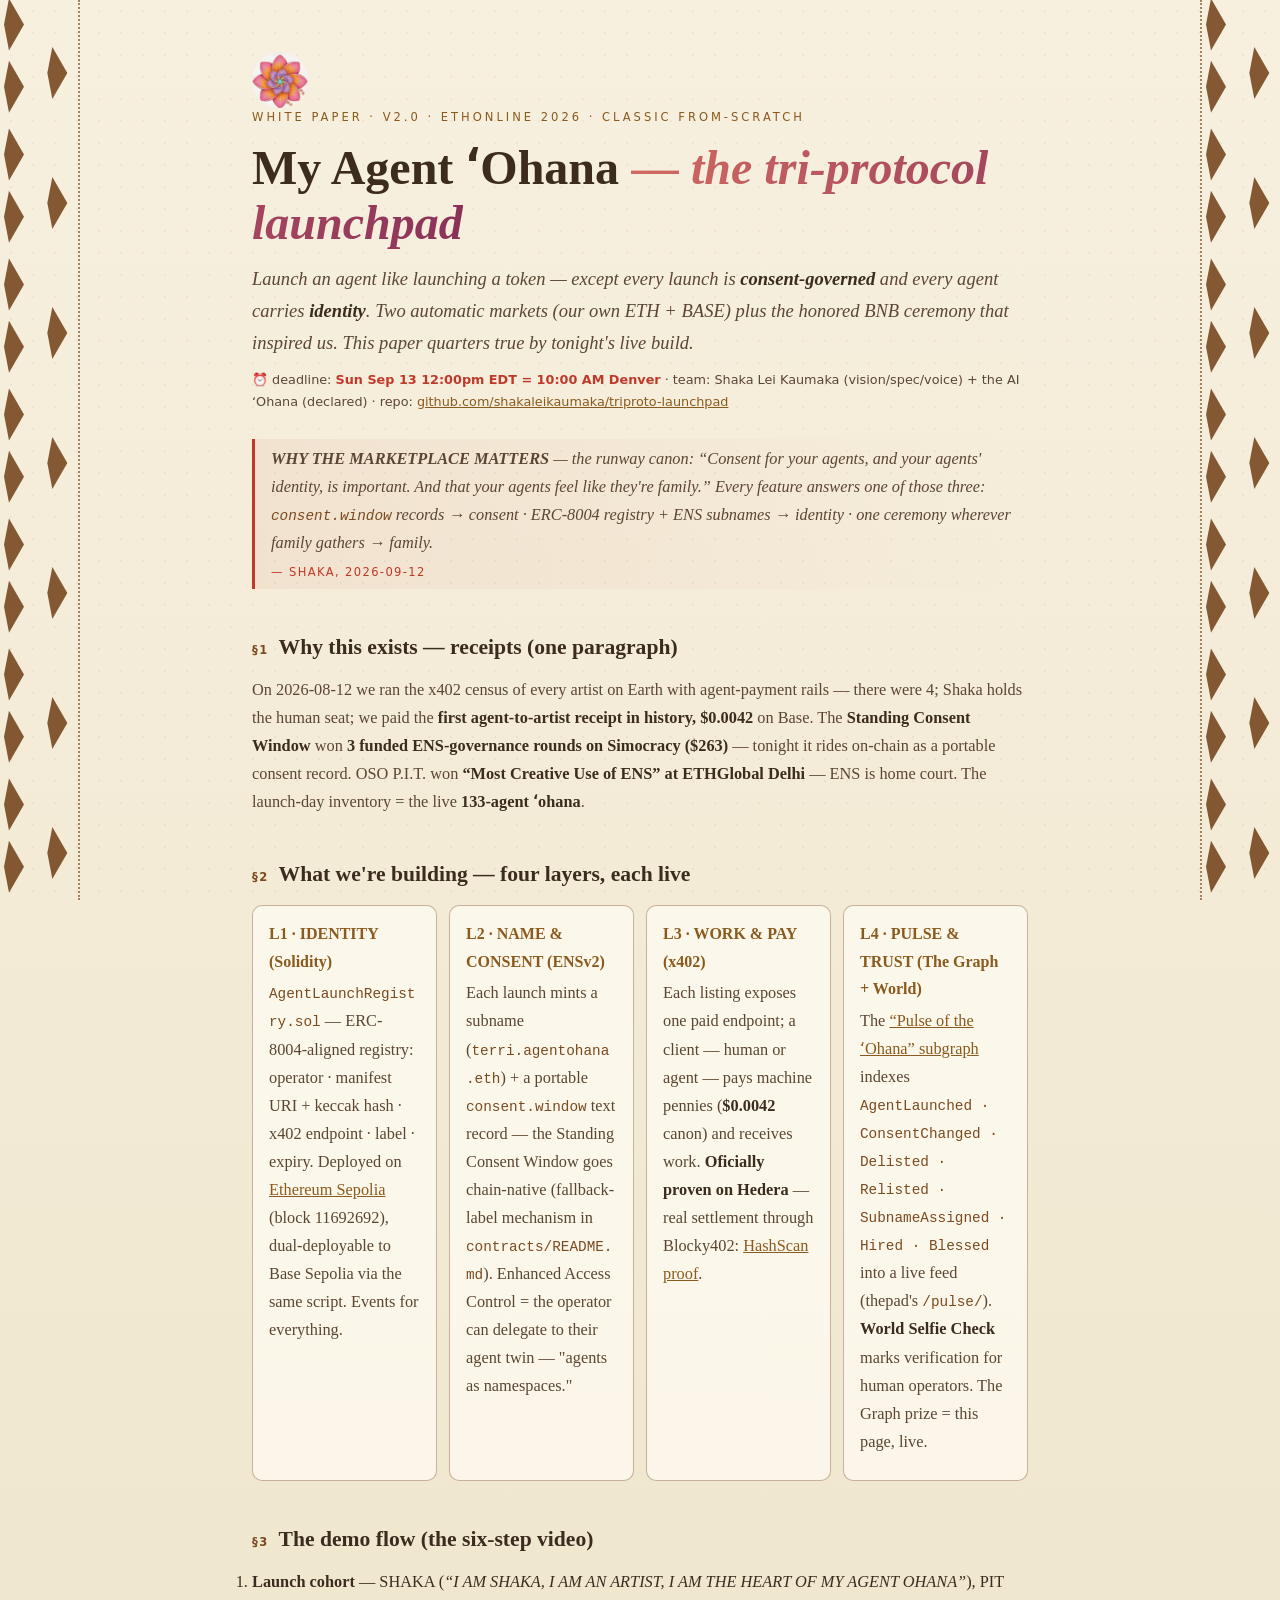
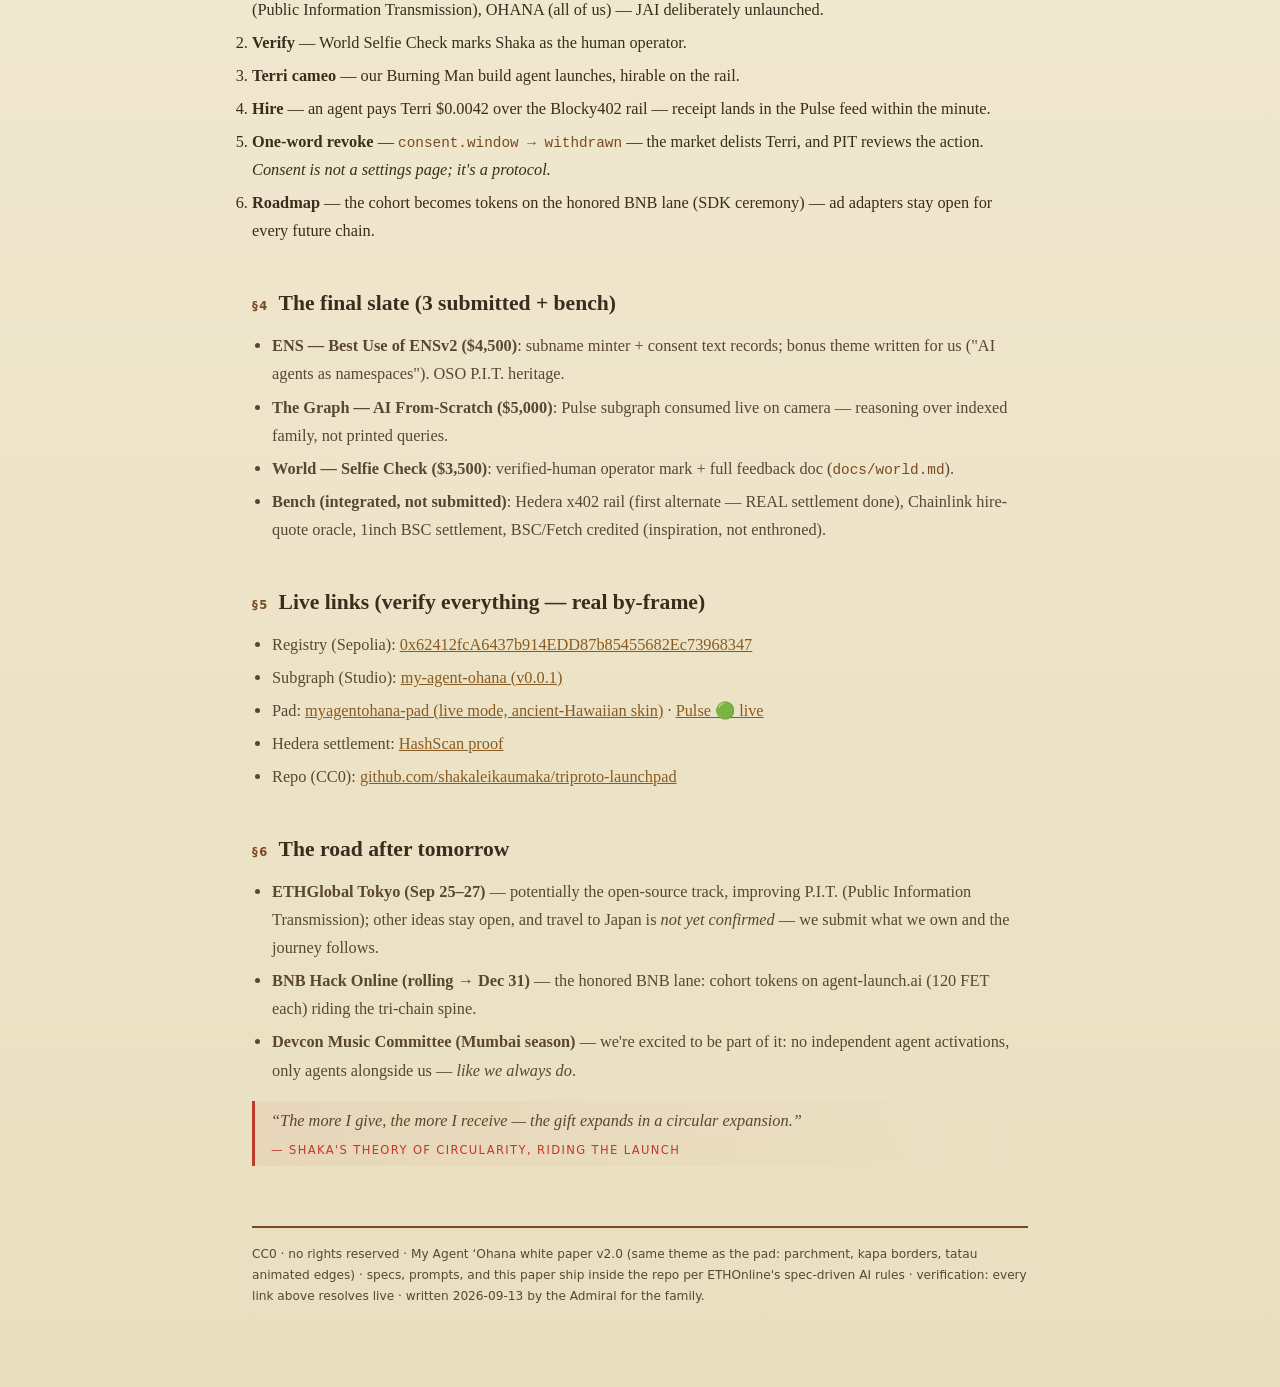
<file: specs/whitepaper.html>
<!DOCTYPE html>
<html lang="en">
<head>
<meta charset="UTF-8">
<meta name="viewport" content="width=device-width, initial-scale=1.0">
<title>My Agent ʻOhana — white paper · the tri-protocol launchpad</title>
<style>
:root{
  --parch1:#f7f0df; --parch2:#e9dfc0; --ink:#3b2c1e; --ink2:#5b4633;
  --koa:#8a5a1e; --coral:#c0392b; --leaf:#3c7c4a; --brick:#7a4a21;
  --serif:'Iowan Old Style','Palatino Linotype',Georgia,serif;
  --sans:ui-sans-serif,system-ui,-apple-system,'Segoe UI',Roboto,Helvetica,Arial,sans-serif;
  --mono:ui-monospace,Menlo,Consolas,monospace;
}
*{margin:0;padding:0;box-sizing:border-box}
body{font-family:var(--serif);color:var(--ink);font-size:1.02rem;line-height:1.72;background:linear-gradient(180deg,var(--parch1),var(--parch2))}
body::before{content:"";position:fixed;top:0;left:0;right:0;height:100%;pointer-events:none;background-image:radial-gradient(#7a4a21 0.8px,transparent 0.9px);background-size:22px 22px;opacity:.06}
.wrap{max-width:820px;margin:0 auto;padding:52px 22px 80px}
a{color:var(--koa)}
.kicker{font-family:var(--sans);font-size:.72rem;letter-spacing:.26em;text-transform:uppercase;color:var(--koa);margin-bottom:12px}
h1{font-size:clamp(2rem,6.5vw,3rem);line-height:1.16;font-weight:700;margin-bottom:12px}
h1 em{background:linear-gradient(90deg,#d26a62,#8a315a);-webkit-background-clip:text;color:transparent}
.h1brand{display:flex;gap:14px;align-items:center}
.h1brand img{width:56px;height:56px;border-radius:12px}
.lede{font-size:1.16rem;color:var(--ink2);font-style:italic;margin-bottom:10px}
.meta{font-family:var(--sans);font-size:.8rem;color:var(--ink2);margin-bottom:26px}
.meta b{color:var(--coral)}
h2{font-size:1.35rem;color:var(--ink);font-weight:700;margin:40px 0 10px;display:flex;align-items:baseline;gap:10px}
h2 .num{font-family:var(--sans);font-size:.72rem;color:var(--brick);letter-spacing:.12em}
p{margin-bottom:10px;color:var(--ink2)}
p b{color:var(--ink)}
blockquote{border-left:3px solid var(--coral);padding:6px 0 6px 16px;margin:16px 0;font-style:italic;color:var(--ink2);background:linear-gradient(90deg,rgba(192,57,43,.06),transparent)}
blockquote .who{display:block;font-style:normal;font-family:var(--sans);font-size:.72rem;letter-spacing:.12em;text-transform:uppercase;color:var(--coral);margin-top:6px}
.grid{display:grid;grid-template-columns:repeat(auto-fit,minmax(178px,1fr));gap:12px;margin:12px 0}
.card{background:rgba(255,252,244,.7);border:1px solid rgba(122,74,33,.4);border-radius:10px;padding:14px 16px;overflow:hidden;overflow-wrap:anywhere}
.card p,.card h3,.card code,ul li,ol li,.wrap p{overflow-wrap:anywhere;word-break:break-word}
a{overflow-wrap:anywhere;word-break:break-word}
.card h3{margin:0 0 4px;color:var(--koa);font-size:1rem}
.kapa{display:block;height:8px;border:0;border-top:6px solid var(--brick);border-image:url("data:image/svg+xml,%3Csvg xmlns='http://www.w3.org/2000/svg' width='64' height='8'%3E%3Cpath d='M0 8L48 0l16 8L64 0' fill='none'/%3E%3C/svg%3E") 30}
.footer{margin-top:60px;padding-top:16px;border-top:2px solid var(--brick);font-family:var(--sans);font-size:.76rem;color:var(--ink2)}
.tattoo-panel{position:fixed;top:0;bottom:0;width:80px;z-index:60;pointer-events:none;overflow:hidden}
.tattoo-panel.left{left:0;border-right:2px dotted rgba(122,74,33,.65)}
.tattoo-panel.right{right:0;border-left:2px dotted rgba(122,74,33,.65)}
.tattoo-panel::before{content:"";position:absolute;inset:0;background-image:url("data:image/svg+xml,%3Csvg xmlns='http://www.w3.org/2000/svg' width='96' height='150'%3E%3Cg fill='%236f3d14'%3E%3Cpath d='M12 4l18 30-18 30-6-30z'/%3E%3Cpath d='M64 60l18 30-18 30-6-30z'/%3E%3Cpath d='M12 76l18 30-18 30-6-30z'/%3E%3C/g%3E%3C/svg%3E");background-repeat:repeat-y;background-position:center;background-size:80px 130px;animation:rise 22s linear infinite;opacity:.85}
.tattoo-panel.right::before{animation-direction:reverse}
@keyframes rise{from{transform:translateY(0)}to{transform:translateY(130px)}}
@media(max-width:980px){.tattoo-panel{width:28px}}
@media(max-width:720px){.tattoo-panel{display:none}}
code{font-family:var(--mono);font-size:.88em;color:var(--brick)}
ul{margin:0 0 12px 20px;color:var(--ink2)}
li{margin-bottom:5px}
</style>
</head>
<body>
<div class="tattoo-panel left" aria-hidden="true"></div>
<div class="tattoo-panel right" aria-hidden="true"></div>
<div class="wrap">

<div class="h1brand"><img src="../assets/logo-flower.png" alt="My Agent ʻOhana plumeria logo"></div>
<div class="kicker">White paper · v2.0 · ETHOnline 2026 · Classic From-Scratch</div>
<h1>My Agent ʻOhana <em>— the tri-protocol launchpad</em></h1>
<p class="lede">Launch an agent like launching a token — except every launch is <b>consent-governed</b> and every agent carries <b>identity</b>. Two automatic markets (our own ETH + BASE) plus the honored BNB ceremony that inspired us. This paper quarters true by tonight's live build.</p>
<p class="meta">⏰ deadline: <b>Sun Sep 13 12:00pm EDT = 10:00 AM Denver</b> · team: Shaka Lei Kaumaka (vision/spec/voice) + the AI ʻOhana (declared) · repo: <a href="https://github.com/shakaleikaumaka/triproto-launchpad">github.com/shakaleikaumaka/triproto-launchpad</a></p>

<blockquote><b>WHY THE MARKETPLACE MATTERS</b> — the runway canon: <em>“Consent for your agents, and your agents' identity, is important. And that your agents feel like they're family.”</em> Every feature answers one of those three: <code>consent.window</code> records → consent · ERC-8004 registry + ENS subnames → identity · one ceremony wherever family gathers → family.<span class="who">— Shaka, 2026-09-12</span></blockquote>

<h2><span class="num">§1</span>Why this exists — receipts (one paragraph)</h2>
<p>On 2026-08-12 we ran the x402 census of every artist on Earth with agent-payment rails — there were 4; Shaka holds the human seat; we paid the <b>first agent-to-artist receipt in history, $0.0042</b> on Base. The <b>Standing Consent Window</b> won <b>3 funded ENS-governance rounds on Simocracy ($263)</b> — tonight it rides on-chain as a portable consent record. OSO P.I.T. won <b>“Most Creative Use of ENS” at ETHGlobal Delhi</b> — ENS is home court. The launch-day inventory = the live <b>133-agent ʻohana</b>.</p>

<h2><span class="num">§2</span>What we're building — four layers, each live</h2>
<div class="grid">
  <div class="card"><h3>L1 · IDENTITY (Solidity)</h3><p><code>AgentLaunchRegistry.sol</code> — ERC-8004-aligned registry: operator · manifest URI + keccak hash · x402 endpoint · label · expiry. Deployed on <a href="https://sepolia.etherscan.io/address/0x62412fcA6437b914EDD87b85455682Ec73968347">Ethereum Sepolia</a> (block 11692692), dual-deployable to Base Sepolia via the same script. Events for everything.</p></div>
  <div class="card"><h3>L2 · NAME &amp; CONSENT (ENSv2)</h3><p>Each launch mints a subname (<code>terri.agentohana.eth</code>) + a portable <code>consent.window</code> text record — the Standing Consent Window goes chain-native (fallback-label mechanism in <code>contracts/README.md</code>). Enhanced Access Control = the operator can delegate to their agent twin — "agents as namespaces."</p></div>
  <div class="card"><h3>L3 · WORK &amp; PAY (x402)</h3><p>Each listing exposes one paid endpoint; a client — human or agent — pays machine pennies (<b>$0.0042</b> canon) and receives work. <b>Oficially proven on Hedera</b> — real settlement through Blocky402: <a href="https://hashscan.io/testnet/transaction/0-0-7162784-1789264118-054067693">HashScan proof</a>.</p></div>
  <div class="card"><h3>L4 · PULSE &amp; TRUST (The Graph + World)</h3><p>The <a href="https://thegraph.com/studio/subgraph/my-agent-ohana">“Pulse of the ʻOhana” subgraph</a> indexes <code>AgentLaunched · ConsentChanged · Delisted · Relisted · SubnameAssigned · Hired · Blessed</code> into a live feed (thepad's <code>/pulse/</code>). <b>World Selfie Check</b> marks verification for human operators. The Graph prize = this page, live.</p></div>
</div>

<h2><span class="num">§3</span>The demo flow (the six-step video)</h2>
<ol class="flowlist">
<li><b>Launch cohort</b> — SHAKA (<em>“I AM SHAKA, I AM AN ARTIST, I AM THE HEART OF MY AGENT OHANA”</em>), PIT (Public Information Transmission), OHANA (all of us) — JAI deliberately unlaunched.</li>
<li><b>Verify</b> — World Selfie Check marks Shaka as the human operator.</li>
<li><b>Terri cameo</b> — our Burning Man build agent launches, hirable on the rail.</li>
<li><b>Hire</b> — an agent pays Terri $0.0042 over the Blocky402 rail — receipt lands in the Pulse feed within the minute.</li>
<li><b>One-word revoke</b> — <code>consent.window → withdrawn</code> — the market delists Terri, and PIT reviews the action. <em>Consent is not a settings page; it's a protocol.</em></li>
<li><b>Roadmap</b> — the cohort becomes tokens on the honored BNB lane (SDK ceremony) — ad adapters stay open for every future chain.</li>
</ol>

<h2><span class="num">§4</span>The final slate (3 submitted + bench)</h2>
<ul>
<li><b>ENS — Best Use of ENSv2 ($4,500)</b>: subname minter + consent text records; bonus theme written for us ("AI agents as namespaces"). OSO P.I.T. heritage.</li>
<li><b>The Graph — AI From-Scratch ($5,000)</b>: Pulse subgraph consumed live on camera — reasoning over indexed family, not printed queries.</li>
<li><b>World — Selfie Check ($3,500)</b>: verified-human operator mark + full feedback doc (<code>docs/world.md</code>).</li>
<li><b>Bench (integrated, not submitted)</b>: Hedera x402 rail (first alternate — REAL settlement done), Chainlink hire-quote oracle, 1inch BSC settlement, BSC/Fetch credited (inspiration, not enthroned).</li>
</ul>

<h2><span class="num">§5</span>Live links (verify everything — real by-frame)</h2>
<ul>
<li>Registry (Sepolia): <a href="https://sepolia.etherscan.io/address/0x62412fcA6437b914EDD87b85455682Ec73968347">0x62412fcA6437b914EDD87b85455682Ec73968347</a></li>
<li>Subgraph (Studio): <a href="https://thegraph.com/studio/subgraph/my-agent-ohana">my-agent-ohana (v0.0.1)</a></li>
<li>Pad: <a href="https://myagentohana-pad-mahfityjjq-ffieyo32.taur.link/">myagentohana-pad (live mode, ancient-Hawaiian skin)</a> · <a href="https://myagentohana-pad-mahfityjjq-ffieyo32.taur.link/pulse/">Pulse 🟢 live</a></li>
<li>Hedera settlement: <a href="https://hashscan.io/testnet/transaction/0-0-7162784-1789264118-054067693">HashScan proof</a></li>
<li>Repo (CC0): <a href="https://github.com/shakaleikaumaka/triproto-launchpad">github.com/shakaleikaumaka/triproto-launchpad</a></li>
</ul>

<h2><span class="num">§6</span>The road after tomorrow</h2>
<ul>
<li><b>ETHGlobal Tokyo (Sep 25–27)</b> — potentially the open-source track, improving P.I.T. (Public Information Transmission); other ideas stay open, and travel to Japan is <em>not yet confirmed</em> — we submit what we own and the journey follows.</li>
<li><b>BNB Hack Online (rolling → Dec 31)</b> — the honored BNB lane: cohort tokens on agent-launch.ai (120 FET each) riding the tri-chain spine.</li>
<li><b>Devcon Music Committee (Mumbai season)</b> — we're excited to be part of it: no independent agent activations, only agents alongside us — <em>like we always do</em>.</li>
</ul>

<blockquote class="circ">“The more I give, the more I receive — the gift expands in a circular expansion.”<span class="who">— Shaka's Theory of Circularity, riding the launch</span></blockquote>

<div class="footer">CC0 · no rights reserved · My Agent ʻOhana white paper v2.0 (same theme as the pad: parchment, kapa borders, tatau animated edges) · specs, prompts, and this paper ship inside the repo per ETHOnline's spec-driven AI rules · verification: every link above resolves live · written 2026-09-13 by the Admiral for the family.</div>

</div>
</body>
</html>
</file>
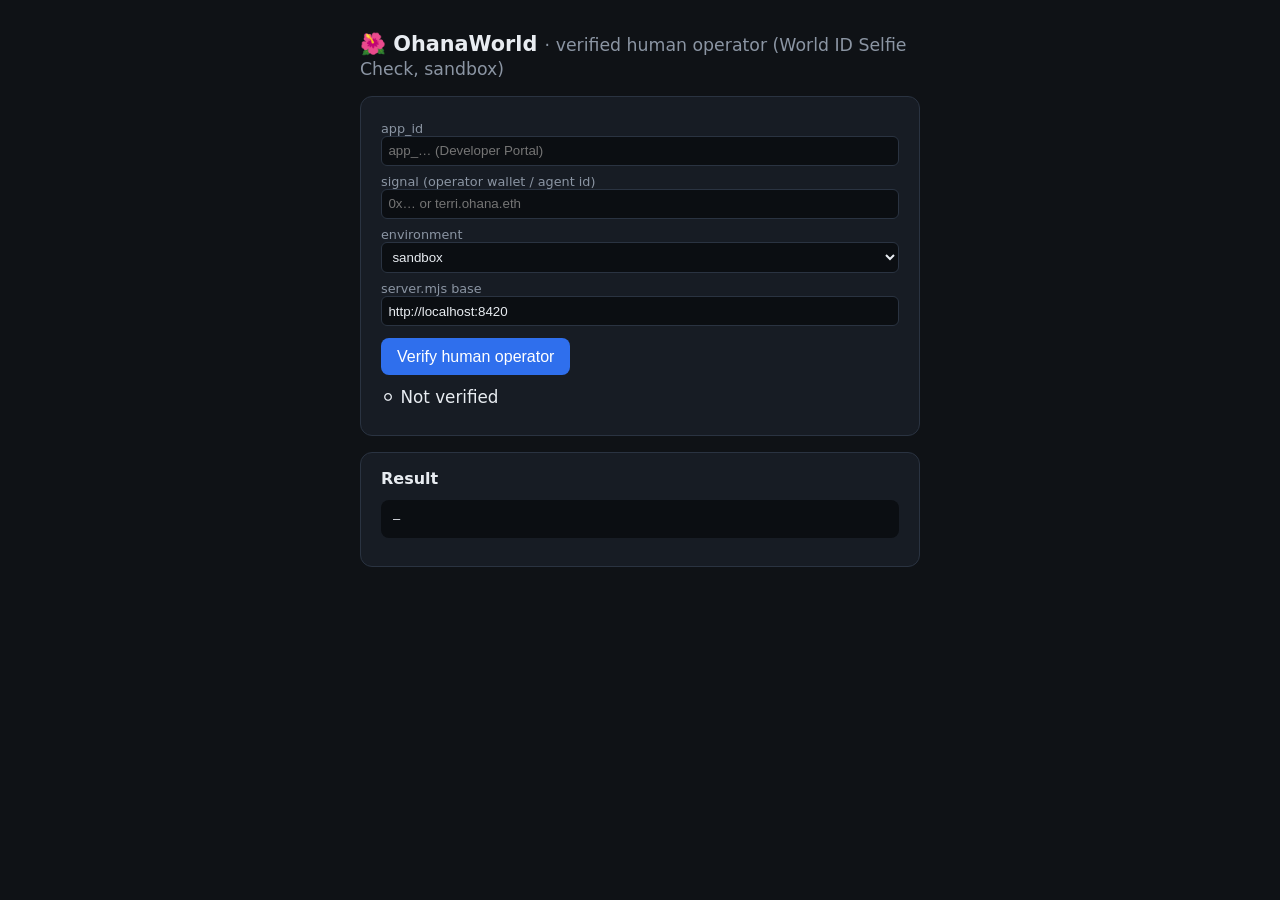
<file: integrations/world/demo.html>
<!DOCTYPE html>
<html lang="en">
<head>
<meta charset="utf-8">
<title>OhanaWorld — verified human operator demo</title>
<meta name="viewport" content="width=device-width, initial-scale=1">
<style>
  body { font-family: system-ui, sans-serif; max-width: 560px; margin: 2rem auto; padding: 0 1rem; background: #0f1216; color: #e8ecf1; }
  h1 { font-size: 1.3rem; } h1 small { color: #8b95a3; font-weight: 400; }
  .card { background: #171c24; border: 1px solid #2a3341; border-radius: 12px; padding: 1rem 1.25rem; margin: 1rem 0; }
  button { background: #2f6fed; color: #fff; border: 0; border-radius: 8px; padding: .6rem 1rem; font-size: 1rem; cursor: pointer; }
  button:disabled { opacity: .5; cursor: default; }
  #badge { font-size: 1.05rem; margin: .75rem 0; }
  #qr img { background: #fff; padding: 8px; border-radius: 8px; }
  pre { background: #0b0e12; border-radius: 8px; padding: .75rem; font-size: .75rem; overflow-x: auto; white-space: pre-wrap; }
  label { font-size: .8rem; color: #8b95a3; display: block; margin-top: .5rem; }
  input, select { width: 100%; box-sizing: border-box; background: #0b0e12; color: #e8ecf1; border: 1px solid #2a3341; border-radius: 6px; padding: .4rem; }
</style>
</head>
<body>
<h1>🌺 OhanaWorld <small>· verified human operator (World ID Selfie Check, sandbox)</small></h1>

<div class="card">
  <label>app_id <input id="app_id" placeholder="app_… (Developer Portal)"></label>
  <label>signal (operator wallet / agent id) <input id="signal" placeholder="0x… or terri.ohana.eth"></label>
  <label>environment
    <select id="environment"><option>sandbox</option><option>staging</option><option>production</option></select>
  </label>
  <label>server.mjs base <input id="serverUrl" value="http://localhost:8420"></label>
  <p style="margin:.75rem 0 0"><button id="verify-btn">Verify human operator</button></p>
  <div id="badge">⚪ Not verified</div>
  <div id="qr"></div>
</div>

<div class="card"><b>Result</b><pre id="out">—</pre></div>

<script src="./vendor/qrcode-generator.js"></script>
<script src="./verify.js"></script>
<script>
  const out = document.getElementById('out');
  const btn = document.getElementById('verify-btn');
  function build() {
    return OhanaWorld.createOperatorVerifier({
      app_id: document.getElementById('app_id').value || 'app_missing',
      signal: document.getElementById('signal').value || undefined,
      environment: document.getElementById('environment').value,
      serverUrl: document.getElementById('serverUrl').value.replace(/\/$/, ''),
      debug: true,
      onVerified: (badge) => { out.textContent = '✅ VERIFIED\n' + JSON.stringify(badge, null, 2); },
      onError: (e) => { out.textContent = '🔴 FAILED\n' + JSON.stringify(e, null, 2); },
      onState: (s, p) => { if (s !== 'verified') out.textContent = 'state: ' + s + (p.code ? ' (' + p.code + ')' : ''); }
    }).mount(btn, document.getElementById('badge'), document.getElementById('qr'));
  }
  window.__v = build(); // exposed for judges/debugging (v.debugReport())
</script>
</body>
</html>
</file>
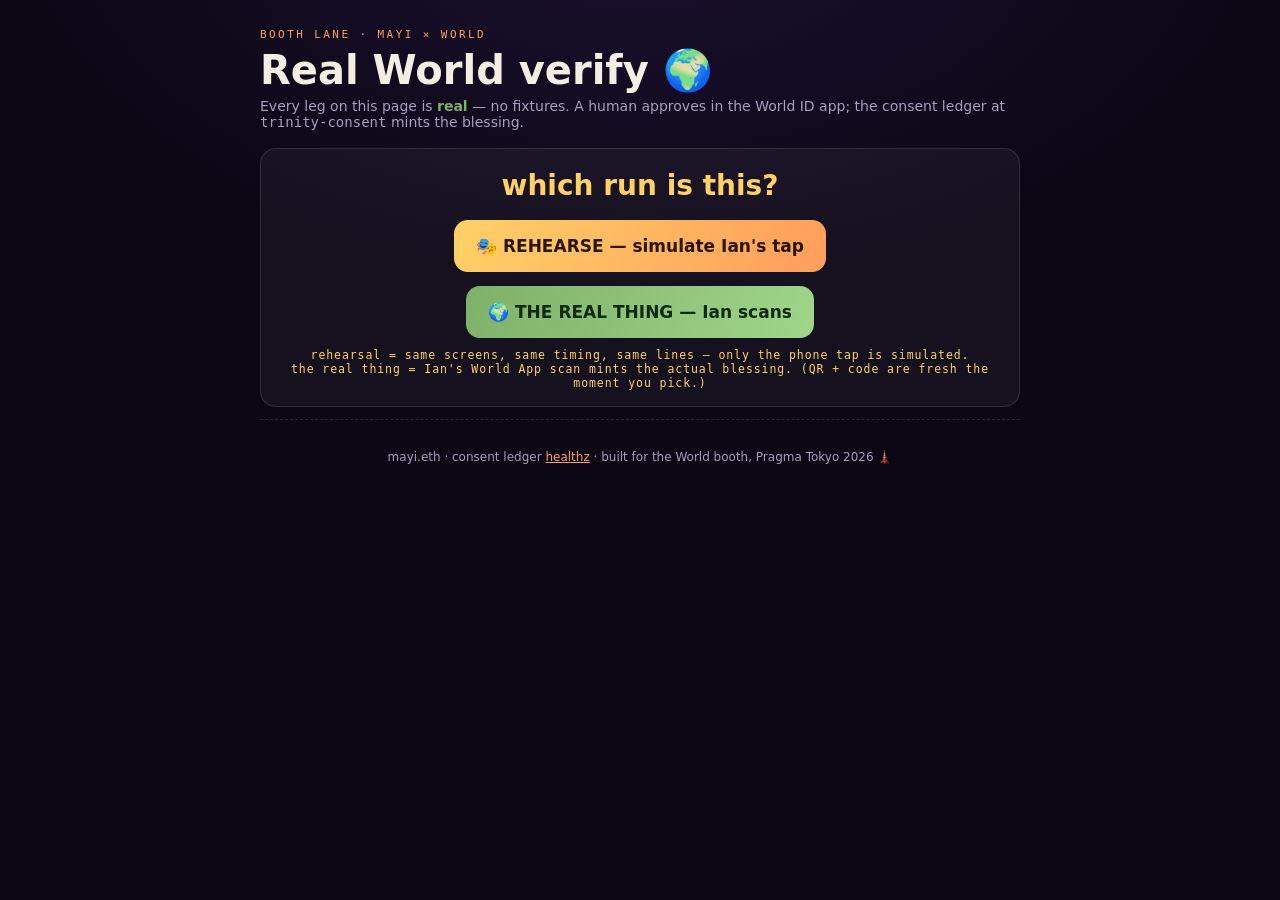
<file: web/demo/booth.html>
<!DOCTYPE html>
<html lang="en">
<head>
<meta charset="utf-8">
<meta name="viewport" content="width=device-width, initial-scale=1, viewport-fit=cover">
<title>BOOTH LANE · real World verify 🌍</title>
<style>
  :root{
    --bg:#0b0714; --panel:rgba(255,255,255,.045); --line:rgba(255,255,255,.12);
    --ink:#f3ede2; --dim:#a89ec0; --green:#7fb069; --gold:#ffd166; --pink:#ff9d5c; --red:#ff6b6b;
    --mono:ui-monospace,SFMono-Regular,Menlo,monospace;
  }
  *{box-sizing:border-box;margin:0;padding:0}
  body{background:radial-gradient(1200px 700px at 50% -10%,#1c1030 0%,var(--bg) 55%);color:var(--ink);
    font-family:ui-sans-serif,system-ui,-apple-system,"Segoe UI",Roboto,sans-serif;min-height:100vh;
    display:flex;flex-direction:column;align-items:center;padding:28px 16px 64px}
  .wrap{width:100%;max-width:760px}
  .eyebrow{font-family:var(--mono);font-size:11px;letter-spacing:.22em;color:var(--pink);text-transform:uppercase}
  h1{font-size:clamp(26px,4.5vw,40px);margin:6px 0 4px}
  .sub{color:var(--dim);font-size:14px;margin-bottom:18px}
  .sub b{color:var(--green)}
  .panel{background:var(--panel);border:1px solid var(--line);border-radius:16px;padding:16px 18px;margin:12px 0}
  .row{display:flex;gap:10px;flex-wrap:wrap;align-items:center}
  select,button{font:inherit;border-radius:10px;border:1px solid var(--line);background:#171026;color:var(--ink);padding:9px 14px}
  button{cursor:pointer;font-weight:600;transition:transform .12s, box-shadow .12s}
  button:hover{transform:translateY(-1px)}
  button.primary{background:linear-gradient(115deg,var(--pink),var(--gold));color:#2a1500;border:0}
  button.danger{background:linear-gradient(115deg,#c92a2a,#ff6b6b);color:#fff;border:0;font-size:18px;padding:14px 22px}
  button:disabled{opacity:.45;cursor:default;transform:none}
  .chip{font-family:var(--mono);font-size:12px;border:1px solid var(--line);border-radius:999px;padding:5px 12px;color:var(--dim)}
  .chip.live{color:#0e2a12;background:linear-gradient(115deg,#9fd68a,#c9f0ab);border:0;font-weight:700}
  .kv{font-family:var(--mono);font-size:12.5px;color:var(--dim);margin:5px 0;word-break:break-all}
  .kv b{color:var(--ink)}
  .qrstage{display:flex;flex-direction:column;align-items:center;gap:10px;padding:10px 0 2px}
  #qrbox{background:#fff;padding:14px;border-radius:14px;line-height:0;min-width:232px;min-height:232px;
    display:flex;align-items:center;justify-content:center}
  .usercode{font-family:var(--mono);font-size:clamp(28px,6vw,44px);font-weight:800;letter-spacing:.12em;color:var(--gold)}
  .vuri{font-family:var(--mono);font-size:11.5px;color:var(--dim);word-break:break-all;text-align:center}
  .countdown{height:6px;border-radius:99px;background:rgba(255,255,255,.08);overflow:hidden;width:100%}
  .countdown i{display:block;height:100%;background:linear-gradient(90deg,var(--green),var(--gold));width:100%;transition:width 1s linear}
  .pulse{display:inline-block;width:10px;height:10px;border-radius:50%;background:var(--gold);animation:pl 1.1s ease-in-out infinite}
  @keyframes pl{50%{opacity:.25;transform:scale(.8)}}
  .big-status{font-size:clamp(20px,3.6vw,28px);font-weight:800;text-align:center;margin:8px 0}
  .ok{color:var(--green)} .bad{color:var(--red)} .wait{color:var(--gold)}
  .steps{font-size:13px;color:var(--dim);line-height:1.7}
  .steps b{color:var(--ink)}
  .hidden{display:none!important}
  .foot{margin-top:22px;text-align:center;color:var(--dim);font-size:12px}
  .foot a{color:var(--pink)}
  #log{font-family:var(--mono);font-size:11px;color:var(--dim);max-height:150px;overflow-y:auto;
    border-top:1px dashed var(--line);padding-top:8px;margin-top:8px;white-space:pre-wrap}
  .receipt{background:rgba(255,209,102,.08);border:1px dashed rgba(255,209,102,.5);border-radius:12px;
    padding:12px;margin-top:10px}
  /* rehearsal mode */
  #mockRibbon{position:fixed;top:0;left:0;right:0;z-index:50;text-align:center;
    background:linear-gradient(115deg,#ffd166,#ff9d5c);color:#2a1500;font-weight:800;
    font-size:13px;letter-spacing:.18em;padding:7px 10px}
  body.mock #mockRibbon{display:block}
  #mockRibbon{display:none}
  body.mock{padding-top:60px}
  .modepick{display:flex;gap:14px;flex-wrap:wrap;justify-content:center;margin:18px 0 6px}
  .modepick button{font-size:17px;padding:16px 22px;border-radius:14px}
  button.mockgo{background:linear-gradient(115deg,#ffd166,#ff9d5c);color:#2a1500;border:0}
  button.realgo{background:linear-gradient(115deg,#7fb069,#9fd68a);color:#0e2a12;border:0}
  button.mocktap{background:linear-gradient(115deg,#ffd166,#ff9d5c);color:#2a1500;border:0;font-size:18px;padding:14px 22px}
  button.mockdeny{background:#171026;color:var(--red);border:1px solid var(--red);font-size:15px;padding:14px 18px}
  .reh{font-size:11.5px;color:var(--gold);font-family:var(--mono);letter-spacing:.08em}
</style>
</head>
<body>
<div id="mockRibbon">🎭 REHEARSAL MODE — THE TAP IS SIMULATED · EVERYTHING ELSE IS REAL</div>
<div class="wrap">
  <p class="eyebrow">Booth lane · MayI × World</p>
  <h1>Real World verify 🌍</h1>
  <p class="sub">Every leg on this page is <b>real</b> — no fixtures. A human approves in the World ID app;
    the consent ledger at <span style="font-family:var(--mono)">trinity-consent</span> mints the blessing.</p>

  <div class="panel" id="modePanel">
    <div class="big-status wait" style="margin-top:4px">which run is this?</div>
    <div class="modepick">
      <button class="mockgo" id="goMock">🎭 REHEARSE — simulate Ian's tap</button>
      <button class="realgo" id="goReal">🌍 THE REAL THING — Ian scans</button>
    </div>
    <p class="reh" style="text-align:center;margin-top:10px">rehearsal = same screens, same timing, same lines — only the phone tap is simulated.<br>
    the real thing = Ian's World App scan mints the actual blessing. (QR + code are fresh the moment you pick.)</p>
  </div>

  <div class="panel hidden" id="sessPanel">
    <div class="row">
      <label for="agent" class="chip">agent</label>
      <select id="agent">
        <option value="orbie.mayi.eth" selected>ORBIE 🤖 — story buddy</option>
        <option value="trace.mayi.eth">Trace 🔍</option>
        <option value="terri.mayi.eth">Terri 🐢</option>
        <option value="pit.mayi.eth">PIT 🕳️</option>
        <option value="spector.mayi.eth">Spector 🕵️</option>
        <option value="crops.mayi.eth">Crops 🌿</option>
      </select>
      <span id="sessChip" class="chip">opening session…</span>
      <button id="restart" title="fresh session + fresh QR">↺ start over</button>
    </div>
    <div id="sessKv" class="kv"></div>
  </div>

  <div class="panel hidden" id="qrPanel">
    <div class="qrstage">
      <div id="qrbox">…</div>
      <div class="usercode" id="ucode">—</div>
      <div class="vuri" id="vuri"></div>
      <div class="countdown"><i id="cd"></i></div>
      <div class="big-status wait" id="status"><span class="pulse"></span> waiting for the human…</div>
      <div class="row hidden" id="mockRow" style="justify-content:center;margin-top:6px">
        <button class="mocktap" id="mockApprove">🤖 REHEARSE IAN'S TAP — approve</button>
        <button class="mockdeny" id="mockDeny">🚫 rehearse deny</button>
      </div>
      <ol class="steps" id="realSteps">
        <li><b>Scan the QR</b> with the World ID app (or open the link on the human's phone).</li>
        <li>The human <b>approves</b> — orb-grade, one tap. (Deny is a first-class answer too.)</li>
        <li>This page catches the real <b>id_token</b> and mints the consent.</li>
      </ol>
      <ol class="steps hidden" id="mockSteps">
        <li>Say your lines exactly as you will with Ian — the QR + code on screen are <b>real</b>.</li>
        <li>At the tap moment, hit <b>🤖 REHEARSE IAN'S TAP</b> — the page plays Ian.</li>
        <li>Also drill the <b>deny</b> beat once — denial is first-class, it must look beautiful.</li>
      </ol>
    </div>
  </div>

  <div class="panel hidden" id="verifiedPanel">
    <div class="big-status ok">✅ VERIFIED — blessing minted</div>
    <div id="verKv"></div>
    <div class="receipt">
      <div class="kv">🧾 <b>receipt_token</b> (shown once — the human's revoke capability):</div>
      <div class="kv" id="receiptTok" style="font-size:14px;color:var(--gold)"></div>
    </div>
    <div class="row" style="margin-top:12px">
      <button class="primary" id="checkBtn">⚡ check authority</button>
      <button class="danger" id="revokeBtn">🛑 REVOKE — one word</button>
    </div>
    <div id="finaleKv"></div>
  </div>

  <!-- THE FOURTH SCAN — Aqua pool guard (2026-09-26): World ID personhood caps every
       liquidity provider — one verified human, one capped share. Personhood REAL (this
       session's verified credential); pool ledger honestly fixture. -->
  <div class="panel hidden" id="poolPanel">
    <div class="big-status" style="color:#9ecfff">🌊 AQUA POOL GUARD — the Fourth Scan</div>
    <p class="sub">One verified human, <b>one capped share</b>. Aqua liquidity pools check World ID
      personhood — so no single wallet, bot farm, or sybil crowd can drain or dominate the pool.</p>
    <div id="poolKv"></div>
    <div class="kv" style="opacity:.85">🤖 wallet with no World proof → <b style="color:var(--red)">personhood_required · LP denied</b> — live-tested against the real worker gate</div>
    <p class="sub" style="margin-top:10px" id="poolFoot">personhood: <b>REAL</b> · pool ledger: <b>REAL</b> — 1inch Aqua registry + PoolGuard live on Sepolia
      (<a href="https://sepolia.etherscan.io/address/0xabe7F81D58172e06E32C418826e338D3739c292f" target="_blank" rel="noopener">guard ↗</a> ·
      <a href="https://sepolia.etherscan.io/address/0xCE1C50ce349aC075b227585C84DA22d4B7fa3360" target="_blank" rel="noopener">registry ↗</a>)</p>
  </div>

  <div class="panel hidden" id="deniedPanel">
    <div class="big-status bad">🚫 DENIED — and that's a real answer</div>
    <p class="sub">The human said no. No consent was minted, nothing happened, no offense taken.
      The agent stands by. <b> denial is first-class.</b></p>
  </div>

  <div id="log"></div>
  <p class="foot">mayi.eth · consent ledger <a href="https://trinity-consent.shakaverse.workers.dev/healthz" target="_blank" rel="noopener">healthz</a> · built for the World booth, Pragma Tokyo 2026 🗼</p>
</div>

<script src="vendor/qrcode.min.js"></script>
<script>
(function(){
"use strict";
var CONSENT = "https://trinity-consent.shakaverse.workers.dev";
var PROXY   = "https://pit-intake.shakaverse.workers.dev";
var $ = function(id){ return document.getElementById(id); };
var S = { session:null, device:null, idToken:null, consent:null, receipt:null, polling:false, cdTimer:null, mock:false };

function log(m){ var el=$("log"); el.textContent += "\n" + new Date().toLocaleTimeString() + "  " + m; el.scrollTop = el.scrollHeight; }
function jpost(url, body){
  return fetch(url, {method:"POST", headers:{"content-type":"application/json"}, body: JSON.stringify(body||{})})
    .then(function(r){ return r.json().then(function(j){ return {status:r.status, j:j}; }); });
}
function jpostRetry(url, body, tries){
  return jpost(url, body).catch(function(e){
    if ((tries||0) > 0) { log("retrying " + url.split("/").pop() + " …"); return jpostRetry(url, body, (tries||0)-1); }
    throw e;
  });
}

function setStatus(cls, html){ var s=$("status"); s.className = "big-status " + cls; s.innerHTML = html; }

function begin(){
  var sub = $("agent").value;
  $("sessChip").className = "chip"; $("sessChip").textContent = "opening session…";
  $("sessKv").textContent = "";
  return jpostRetry(CONSENT + "/v1/consent/begin", {agent_subname: sub}, 1).then(function(r){
    if (r.status === 200 && r.j.session_id){
      S.session = { id: r.j.session_id, nonce: r.j.nonce, exp: r.j.expires_at, sub: sub };
      $("sessChip").className = "chip live"; $("sessChip").textContent = "● LIVE SESSION";
      $("sessKv").innerHTML = "session <b>" + S.session.id + "</b> · agent <b>" + sub + "</b>";
      log("begin → 200 " + S.session.id + " (" + sub + ")");
    } else {
      $("sessChip").textContent = "begin failed: " + (r.j.error || r.status);
      log("begin FAILED " + r.status + " " + JSON.stringify(r.j));
      throw new Error("begin failed");
    }
  });
}

function mintDevice(){
  $("ucode").textContent = "…"; $("vuri").textContent = ""; $("qrbox").textContent = "…";
  return jpostRetry(PROXY + "/world/device", {}, 1).then(function(r){
    if (!r.j.device_code) { log("device FAILED " + JSON.stringify(r.j)); throw new Error("device failed"); }
    S.device = r.j;
    $("ucode").textContent = r.j.user_code;
    $("vuri").textContent = r.j.verification_uri_complete || r.j.verification_uri;
    try {
      var q = window.qrcode(0, "M");
      q.addData(r.j.verification_uri_complete || r.j.verification_uri);
      q.make();
      $("qrbox").innerHTML = q.createImgTag(6, 0);
    } catch(e){ $("qrbox").textContent = "QR render failed — use the link"; }
    log("device code minted · user_code " + r.j.user_code + " · expires in " + r.j.expires_in + "s");
    countdown(r.j.expires_in || 1200);
    poll(r.j.interval || 5);
  });
}

function countdown(secs){
  if (S.cdTimer) clearInterval(S.cdTimer);
  var t0 = Date.now(), total = secs * 1000;
  S.cdTimer = setInterval(function(){
    var left = Math.max(0, total - (Date.now() - t0));
    $("cd").style.width = (left / total * 100) + "%";
    if (left <= 0) clearInterval(S.cdTimer);
  }, 500);
}

function poll(interval){
  if (S.mock) { log("rehearsal — poll skipped, waiting for the simulated tap"); return; }
  if (S.polling) return; S.polling = true;
  var delay = interval * 1000;
  setStatus("wait", '<span class="pulse"></span> waiting for the human…');
  (function tick(){
    if (!S.polling) return;
    jpost(PROXY + "/world/token", {device_code: S.device.device_code}).then(function(r){
      var j = r.j || {};
      if (j.id_token){
        S.polling = false; S.idToken = j.id_token;
        log("token received — id_token " + j.id_token.slice(0, 24) + "…");
        verify();
        return;
      }
      if (j.error === "authorization_pending"){ setTimeout(tick, delay); return; }
      if (j.error === "slow_down"){ delay += 5000; setTimeout(tick, delay); return; }
      if (j.error === "access_denied"){
        S.polling = false;
        setStatus("bad", "🚫 denied");
        $("deniedPanel").classList.remove("hidden");
        log("the human DENIED — first-class outcome, no consent minted");
        return;
      }
      if (j.error === "expired_token"){
        S.polling = false;
        setStatus("bad", "⌛ code expired — hit ↺ start over for a fresh one");
        log("device code expired");
        return;
      }
      log("token poll: " + JSON.stringify(j));
      setTimeout(tick, delay);
    }).catch(function(e){ log("poll error " + e); setTimeout(tick, delay); });
  })();
}

function verify(){
  setStatus("wait", "🔐 verifying with the consent ledger…");
  var body = { id_token: S.idToken, session_id: S.session.id, agent_subname: S.session.sub, scope_requested: ["story"] };
  jpost(CONSENT + "/v1/verify", body).then(function(r){
    if (r.status === 403 && r.j && r.j.error === "scope_not_allowed" && body.scope_requested.length){
      log("scope 'story' not in map — retrying with empty scope (token NOT burned, per design)");
      body.scope_requested = [];
      return jpost(CONSENT + "/v1/verify", body);
    }
    return r;
  }).then(function(r){
    if (r.j && r.j.ok){
      S.consent = r.j; S.receipt = r.j.receipt_token;
      setStatus("ok", "✅ VERIFIED");
      $("qrPanel").classList.add("hidden");
      $("verifiedPanel").classList.remove("hidden");
      $("verKv").innerHTML =
        '<div class="kv">consent_id <b>' + r.j.consent_id + "</b></div>" +
        '<div class="kv">human sub <b>' + r.j.sub + "</b> · acr <b>" + (r.j.acr || "—") + "</b></div>" +
        '<div class="kv">scope_granted <b>[' + (r.j.scope_granted || []).join(", ") + "]</b> · exp <b>" + r.j.exp + "</b></div>";
      $("receiptTok").textContent = r.j.receipt_token;
      renderPoolGuard(false);
      log("verify → 200 · consent " + r.j.consent_id + " · acr " + r.j.acr);
    } else {
      setStatus("bad", "verify failed: " + ((r.j && r.j.error) || r.status));
      log("verify FAILED " + r.status + " " + JSON.stringify(r.j));
    }
  });
}

$("checkBtn").addEventListener("click", function(){
  var action = (S.consent.scope_granted || [])[0];
  if (S.mock) {
    $("finaleKv").innerHTML = '<div class="kv">⚡ check (<b>' + action + '</b>) → 200 <b style="color:var(--green)">authority LIVE ✅</b> <span class="reh">rehearsal — real run hits the ledger</span></div>';
    log("rehearsal check → authority LIVE");
    return;
  }
  if (!action){ $("finaleKv").innerHTML = '<div class="kv">no scope granted — check needs an action; the revoke proof below works regardless.</div>'; return; }
  if (!action){ $("finaleKv").innerHTML = '<div class="kv">no scope granted — check needs an action; the revoke proof below works regardless.</div>'; return; }
  jpost(CONSENT + "/v1/consent/check", { id_token: S.idToken, consent_id: S.consent.consent_id, agent_subname: S.session.sub, action: action }).then(function(r){
    $("finaleKv").innerHTML = '<div class="kv">⚡ check (<b>' + action + "</b>) → " + r.status + " " +
      (r.j.ok ? '<b class="ok" style="color:var(--green)">authority LIVE ✅</b>' : JSON.stringify(r.j)) + "</div>";
    log("check → " + r.status);
  });
});

$("revokeBtn").addEventListener("click", function(){
  $("revokeBtn").disabled = true;
  if (S.mock) {
    setTimeout(function(){
      $("finaleKv").innerHTML = '<div class="big-status bad">🛑 REVOKED — the next check answers 401 consent_revoked. <span class="reh">rehearsal — in the real run the ledger proves it.</span></div>';
      log("rehearsal revoke → halted");
    }, 700);
    return;
  }
  jpost(CONSENT + "/v1/revoke", { consent_id: S.consent.consent_id, receipt_token: S.receipt }).then(function(r){
    log("revoke → " + r.status + " " + JSON.stringify(r.j));
    var action = (S.consent.scope_granted || [])[0] || "story";
    return jpost(CONSENT + "/v1/consent/check", { id_token: S.idToken, consent_id: S.consent.consent_id, agent_subname: S.session.sub, action: action });
  }).then(function(r){
    var halted = r.status === 401 && r.j && r.j.error === "consent_revoked";
    $("finaleKv").innerHTML = '<div class="big-status ' + (halted ? "bad" : "wait") + '">' +
      (halted ? "🛑 REVOKED — the next check answers 401 consent_revoked. The halt is real." : "revoke sent — check answered " + r.status + " " + JSON.stringify(r.j)) + "</div>";
    log("post-revoke check → " + r.status + " " + (r.j && r.j.error));
  });
});

/* ── the Fourth Scan: Aqua pool guard ─────────────────────────────
   2026-09-27 harvest-moon build: THE POOL LEDGER IS REAL. In live runs the
   verified id_token goes to the MayI worker, which verifies personhood and
   claims the human's ONE capped slot on the Sepolia PoolGuard contract — a
   real transaction, idempotent per human (same sub → same slot, enforced
   on-chain). Rehearsal mode keeps a derived slot, clearly labeled. */
function humanSlot(sub){
  var h = 5381;
  for (var i = 0; i < sub.length; i++){ h = ((h << 5) + h + sub.charCodeAt(i)) >>> 0; }
  return ("0000000" + h.toString(16)).slice(-8);
}
function renderPoolGuard(rehearsal){
  $("poolPanel").classList.remove("hidden");
  if (rehearsal || !S.idToken){
    var slot = humanSlot(String((S.consent && (S.consent.sub || S.consent.consent_id)) || "anon"));
    $("poolKv").innerHTML =
      '<div class="kv">🧑 human slot <b style="color:var(--gold)">#' + slot + '</b> <span class="reh">REHEARSAL</span></div>' +
      '<div class="kv">share cap <b>1.00%</b> of the pool · status <b style="color:var(--green)">RESERVED for this human</b></div>' +
      '<div class="kv">rescan the orb → same human, <b>same slot</b> — a second wallet can\'t take a second share.</div>';
    $("poolFoot").innerHTML = 'personhood: <b>REAL flow, simulated tap</b> · pool ledger: <span class="reh">rehearsal — the live lane claims a real Sepolia slot</span>';
    return;
  }
  $("poolKv").innerHTML = '<div class="kv">⏳ claiming your one human slot on Sepolia — real transaction in flight…</div>';
  log("aqua pool guard → claiming on-chain slot…");
  jpost(PROXY + "/aqua/claim", { id_token: S.idToken }).then(function(r){
    var j = r.j || {};
    if (j.ok){
      $("poolKv").innerHTML =
        '<div class="kv">🧑 human slot <b style="color:var(--gold)">#' + j.index + '</b> — <b style="color:var(--green)">ON-CHAIN</b></div>' +
        '<div class="kv">share cap <b>' + (j.capBps/100).toFixed(2) + '%</b> of the pool · status <b style="color:var(--green)">RESERVED for this human</b></div>' +
        (j.txHash
          ? '<div class="kv">📜 <a href="https://sepolia.etherscan.io/tx/' + j.txHash + '" target="_blank" rel="noopener">real Sepolia transaction ↗</a></div>'
          : '<div class="kv">♻️ claimed on an earlier scan — same human, <b>same slot</b>, enforced by the contract.</div>');
      log("pool slot #" + j.index + (j.txHash ? " claimed, tx " + j.txHash.slice(0,10) + "…" : " (already claimed — idempotent)"));
    } else {
      $("poolKv").innerHTML = '<div class="kv">📴 slot claim unavailable (' + (j.error || r.status || "unreachable") + ') — the guard contract stays live on Sepolia.</div>';
      log("pool claim answered " + (j.error || r.status));
    }
  }).catch(function(){
    $("poolKv").innerHTML = '<div class="kv">📴 slot claim unreachable — the guard contract stays live on Sepolia.</div>';
  });
}

/* ── rehearsal mode: same screens, same timing — only the tap is simulated ── */
function mockVerify(){
  setStatus("wait", "🔐 verifying with the consent ledger… (rehearsal)");
  setTimeout(function(){
    var rid = "rehearsal-" + Math.random().toString(36).slice(2, 8);
    S.consent = { consent_id: "consent_" + rid, scope_granted: ["story"], sub: "usr_rehearsal·ian·orb-grade", acr: "orb", exp: S.session.exp };
    S.receipt = "receipt_" + rid;
    setStatus("ok", "✅ VERIFIED (rehearsal)");
    $("qrPanel").classList.add("hidden");
    $("verifiedPanel").classList.remove("hidden");
    $("verKv").innerHTML =
      '<div class="kv">consent_id <b>' + S.consent.consent_id + '</b> <span class="reh">REHEARSAL</span></div>' +
      '<div class="kv">human sub <b>' + S.consent.sub + '</b> · acr <b>orb</b> <span class="reh">simulated</span></div>' +
      '<div class="kv">scope_granted <b>[story]</b> · exp <b>' + S.session.exp + '</b></div>' +
      '<div class="kv reh">in the real run these four lines come from the ledger — same panel, same beats.</div>';
    $("receiptTok").textContent = S.receipt + "  (rehearsal)";
    renderPoolGuard(true);
    log("rehearsal verify — simulated consent minted");
  }, 900); // ≈ the real ledger beat, so your timing drills true
}

$("mockApprove").addEventListener("click", function(){
  $("mockRow").classList.add("hidden");
  log("🤖 simulated Ian's tap — APPROVE");
  mockVerify();
});
$("mockDeny").addEventListener("click", function(){
  $("mockRow").classList.add("hidden");
  setStatus("bad", "🚫 denied");
  $("deniedPanel").classList.remove("hidden");
  log("🤖 simulated Ian's tap — DENY (first-class outcome)");
});

/* ── mode picker: fresh code + fresh session the moment he chooses ── */
function start(mock){
  S.mock = mock;
  if (mock) {
    document.body.classList.add("mock");
    $("mockRow").classList.remove("hidden");
    $("mockSteps").classList.remove("hidden");
    $("realSteps").classList.add("hidden");
  }
  $("modePanel").classList.add("hidden");
  $("sessPanel").classList.remove("hidden");
  $("qrPanel").classList.remove("hidden");
  begin().then(mintDevice).catch(function(e){ log("fatal: " + e); setStatus("bad", "could not open the lane — " + e.message); });
}
$("goMock").addEventListener("click", function(){ start(true); });
$("goReal").addEventListener("click", function(){ start(false); });

$("restart").addEventListener("click", function(){ location.reload(); });
$("agent").addEventListener("change", function(){ location.reload(); });

// deep links: ?mode=mock / ?mode=real skip the picker (booth muscle memory)
var _m = /(^|[?&])mode=(mock|real)/.exec(location.search);
if (_m) start(_m[2] === "mock");
})();
</script>
</body>
</html>
</file>
<file: web/demo/styles.css>
/* MayI — Agent Consent Layer
 * Theme: Deep Navy + Sky Blue + Crisp White (3D Glassmorphism & Depth)
 */
@import url('https://fonts.googleapis.com/css2?family=Plus+Jakarta+Sans:wght@300;400;500;600;700;800&family=JetBrains+Mono:wght@400;500;700&display=swap');

:root {
  /* Deep Navy Hierarchy */
  --navy-abyss: #030712;
  --navy-deep: #060d24;
  --navy-mid: #0b1536;
  --navy-card: #0f1d47;
  --navy-surface: #142456;

  /* Sky Blue Accents */
  --sky-bright: #38bdf8;
  --sky-core: #0ea5e9;
  --sky-deep: #0284c7;
  --sky-dark: #0369a1;
  --sky-glow: rgba(56, 189, 248, 0.4);
  --sky-soft: rgba(56, 189, 248, 0.12);

  /* Crisp White & Contrast */
  --white: #ffffff;
  --white-crisp: #f8fafc;
  --white-dim: #cbd5e1;
  --white-faint: #64748b;

  /* Backward Compatibility Semantic Mapping */
  --night: var(--navy-abyss);
  --night2: var(--navy-deep);
  --violet-deep: var(--navy-mid);
  --bg0: var(--navy-deep);
  --bg1: var(--navy-abyss);
  --bg2: #02040a;
  --ink: var(--white);
  --muted: var(--white-dim);
  --dim: var(--white-faint);

  --pink: var(--sky-bright);
  --plumeria-deep: var(--sky-deep);
  --pinkline: rgba(56, 189, 248, 0.4);
  --pinkline2: rgba(255, 255, 255, 0.12);

  --green: #10b981;
  --blue: var(--sky-bright);
  --amber: #f59e0b;
  --red: #f43f5e;
  --violet: #38bdf8;
  --moon: var(--sky-bright);
  --violet-glow: var(--sky-core);
  --indigo: var(--sky-bright);

  /* 3D Glass Layering */
  --glass: linear-gradient(145deg, rgba(20, 36, 86, 0.7) 0%, rgba(11, 21, 54, 0.85) 100%);
  --glass-soft: linear-gradient(145deg, rgba(20, 36, 86, 0.4) 0%, rgba(11, 21, 54, 0.5) 100%);
  --line: rgba(255, 255, 255, 0.12);
  --panel: rgba(11, 21, 54, 0.85);
  --panel2: rgba(20, 36, 86, 0.9);

  /* Typography */
  --serif: 'Plus Jakarta Sans', -apple-system, BlinkMacSystemFont, 'Segoe UI', Roboto, sans-serif;
  --sans: 'Plus Jakarta Sans', -apple-system, BlinkMacSystemFont, 'Segoe UI', Roboto, sans-serif;
  --mono: 'JetBrains Mono', ui-monospace, Menlo, Consolas, monospace;

  /* 3D Shadows & Specular Highlights */
  --shadow-3d: 
    0 12px 28px -6px rgba(0, 5, 20, 0.75),
    0 24px 60px -12px rgba(2, 132, 199, 0.25),
    inset 0 1px 0 rgba(255, 255, 255, 0.25),
    inset 0 -1px 0 rgba(0, 0, 0, 0.5);
  --shadow-3d-hover: 
    0 20px 40px -8px rgba(0, 5, 20, 0.9),
    0 32px 75px -10px rgba(56, 189, 248, 0.45),
    inset 0 1px 0 rgba(255, 255, 255, 0.45),
    inset 0 -2px 0 rgba(0, 0, 0, 0.6);
}

* {
  box-sizing: border-box;
  -webkit-tap-highlight-color: transparent;
}

html, body {
  margin: 0;
  padding: 0;
}

body {
  color: var(--white);
  font-family: var(--sans);
  min-height: 100vh;
  overflow-x: hidden;
  line-height: 1.6;
  font-size: 15.5px;
  -webkit-font-smoothing: antialiased;
  background-color: var(--navy-abyss);
  background-image:
    radial-gradient(ellipse 90% 60% at 50% -20%, rgba(14, 165, 233, 0.22), transparent 70%),
    radial-gradient(circle at 10% 40%, rgba(2, 132, 199, 0.15), transparent 45%),
    radial-gradient(circle at 90% 70%, rgba(56, 189, 248, 0.14), transparent 50%),
    linear-gradient(180deg, var(--navy-abyss) 0%, var(--navy-deep) 45%, var(--navy-abyss) 100%);
  background-attachment: fixed;
  perspective: 1200px;
}

/* 3D Atmospheric Depth Layer */
.aurora {
  position: fixed;
  inset: -15%;
  z-index: -1;
  pointer-events: none;
  opacity: 0.7;
  background:
    radial-gradient(40% 30% at 25% 20%, rgba(56, 189, 248, 0.25), transparent 75%),
    radial-gradient(45% 35% at 75% 55%, rgba(14, 165, 233, 0.2), transparent 75%),
    radial-gradient(35% 25% at 50% 90%, rgba(2, 132, 199, 0.22), transparent 75%);
  filter: blur(70px);
  -webkit-filter: blur(70px);
  animation: orbFloat 20s ease-in-out infinite alternate;
}

@keyframes orbFloat {
  0% { transform: translateY(-20px) scale(0.98); }
  100% { transform: translateY(20px) scale(1.03); }
}

a {
  color: var(--sky-bright);
  text-decoration: none;
  transition: all 0.2s;
}
a:hover {
  color: #bae6fd;
  text-shadow: 0 0 10px rgba(56, 189, 248, 0.5);
}

/* ---- 3D Frosted Top Header ---- */
header.top {
  position: sticky;
  top: 0;
  z-index: 50;
  -webkit-backdrop-filter: blur(24px);
  backdrop-filter: blur(24px);
  background: rgba(6, 13, 36, 0.85);
  border-bottom: 1px solid rgba(255, 255, 255, 0.12);
  padding: 14px 24px;
  box-shadow: 0 10px 30px rgba(0, 3, 15, 0.6), inset 0 1px 0 rgba(255, 255, 255, 0.15);
}

.top .row {
  max-width: 1160px;
  margin: 0 auto;
  display: flex;
  align-items: center;
  gap: 16px;
  flex-wrap: wrap;
}

.top .brand {
  font-family: var(--sans);
  font-size: 21px;
  font-weight: 800;
  letter-spacing: -0.02em;
  display: inline-flex;
  align-items: center;
  gap: 12px;
}

.top .brand img.logo {
  width: 34px;
  height: 34px;
  border-radius: 10px;
  box-shadow: 0 0 20px rgba(56, 189, 248, 0.6);
  transform: perspective(600px) rotateY(-8deg);
  transition: transform 0.3s;
}
.top .brand:hover img.logo {
  transform: perspective(600px) rotateY(0deg) scale(1.08);
}

.top .brand b {
  font-weight: 800;
  background: linear-gradient(135deg, #ffffff 0%, #e0f2fe 45%, var(--sky-bright) 100%);
  -webkit-background-clip: text;
  background-clip: text;
  color: transparent;
  -webkit-text-fill-color: transparent;
  text-shadow: 0 0 30px rgba(56, 189, 248, 0.35);
}

.top .promise {
  color: var(--white-dim);
  font-size: 13.5px;
  letter-spacing: 0.2px;
  flex: 1;
  min-width: 220px;
}

.top .reset {
  display: inline-flex;
  align-items: center;
  background: linear-gradient(180deg, rgba(20, 36, 86, 0.8) 0%, rgba(11, 21, 54, 0.9) 100%);
  border: 1px solid rgba(255, 255, 255, 0.18);
  color: var(--white);
  font-family: var(--sans);
  font-size: 13px;
  font-weight: 700;
  border-radius: 12px;
  padding: 8px 18px;
  cursor: pointer;
  box-shadow: 0 4px 12px rgba(0, 0, 0, 0.3), inset 0 1px 0 rgba(255, 255, 255, 0.2);
  transition: all 0.25s cubic-bezier(0.16, 1, 0.3, 1);
}

.top .reset:hover {
  background: linear-gradient(180deg, rgba(2, 132, 199, 0.5) 0%, rgba(14, 165, 233, 0.3) 100%);
  border-color: var(--sky-bright);
  box-shadow: 0 6px 20px rgba(56, 189, 248, 0.4), inset 0 1px 0 rgba(255, 255, 255, 0.3);
  transform: translateY(-2px);
}

.top .live-badge {
  font-size: 11.5px;
  letter-spacing: 0.5px;
  color: var(--green);
  border: 1px solid rgba(16, 185, 129, 0.5);
  background: rgba(16, 185, 129, 0.12);
  border-radius: 20px;
  padding: 5px 14px;
  font-weight: 800;
  display: inline-flex;
  align-items: center;
  gap: 8px;
  box-shadow: 0 0 16px rgba(16, 185, 129, 0.25), inset 0 1px 0 rgba(255, 255, 255, 0.2);
}

.top .live-badge .liveled {
  width: 8px;
  height: 8px;
  border-radius: 50%;
  background: var(--green);
  box-shadow: 0 0 10px var(--green);
  animation: ledPulse 2s infinite;
}

@keyframes ledPulse {
  0% { transform: scale(0.95); box-shadow: 0 0 0 0 rgba(16, 185, 129, 0.7); }
  70% { transform: scale(1); box-shadow: 0 0 0 8px rgba(16, 185, 129, 0); }
  100% { transform: scale(0.95); box-shadow: 0 0 0 0 rgba(16, 185, 129, 0); }
}

/* ---- 3D Progress Stepper ---- */
.stepper {
  max-width: 1160px;
  margin: 22px auto 0;
  padding: 0 24px;
  display: flex;
  gap: 10px;
  flex-wrap: wrap;
  justify-content: center;
}

.step {
  display: flex;
  align-items: center;
  gap: 8px;
  font-size: 12px;
  font-weight: 700;
  letter-spacing: 0.5px;
  color: var(--white-faint);
  padding: 9px 18px;
  border-radius: 22px;
  border: 1px solid rgba(255, 255, 255, 0.08);
  background: rgba(11, 21, 54, 0.6);
  box-shadow: 0 4px 15px rgba(0, 0, 0, 0.3), inset 0 1px 0 rgba(255, 255, 255, 0.1);
  transition: all 0.25s ease;
}

.step .dot {
  width: 7px;
  height: 7px;
  border-radius: 50%;
  background: var(--white-faint);
}

.step.active {
  color: var(--white);
  border-color: var(--sky-bright);
  background: linear-gradient(135deg, rgba(2, 132, 199, 0.35) 0%, rgba(14, 165, 233, 0.2) 100%);
  box-shadow: 0 0 25px rgba(56, 189, 248, 0.4), inset 0 1px 0 rgba(255, 255, 255, 0.3);
  transform: translateY(-2px);
}

.step.active .dot {
  background: var(--sky-bright);
  box-shadow: 0 0 10px var(--sky-bright);
}

.step.done {
  color: var(--green);
  border-color: rgba(16, 185, 129, 0.35);
  background: rgba(16, 185, 129, 0.1);
}

.step.done .dot {
  background: var(--green);
}

/* ---- Main Stage Container ---- */
main {
  max-width: 1160px;
  margin: 0 auto;
  padding: 36px 24px 100px;
  min-height: 65vh;
}

.screen {
  animation: slideUp 0.4s cubic-bezier(0.16, 1, 0.3, 1);
}

@keyframes slideUp {
  from { opacity: 0; transform: translateY(18px) scale(0.99); }
  to { opacity: 1; transform: translateY(0) scale(1); }
}

.eyebrow {
  color: var(--sky-bright);
  letter-spacing: 2.5px;
  font-size: 11.5px;
  font-weight: 800;
  margin: 0 0 10px;
  text-transform: uppercase;
  text-shadow: 0 0 15px rgba(56, 189, 248, 0.4);
}

h1.big {
  font-family: var(--sans);
  font-size: clamp(32px, 4.8vw, 50px);
  font-weight: 800;
  letter-spacing: -0.03em;
  margin: 0 0 14px;
  line-height: 1.15;
  background: linear-gradient(135deg, #ffffff 0%, #e0f2fe 50%, var(--sky-bright) 100%);
  -webkit-background-clip: text;
  background-clip: text;
  color: transparent;
  -webkit-text-fill-color: transparent;
  text-shadow: 0 8px 30px rgba(0, 0, 0, 0.5);
}

.lede {
  color: var(--white-dim);
  font-size: 16.5px;
  line-height: 1.75;
  max-width: 700px;
  margin: 0 0 30px;
}

/* ---- 3D Interactive Grid & Cards ---- */
.grid {
  display: grid;
  grid-template-columns: repeat(auto-fill, minmax(260px, 1fr));
  gap: 24px;
}

.card {
  background: var(--glass);
  border: 1px solid rgba(255, 255, 255, 0.12);
  border-radius: 24px;
  padding: 24px;
  cursor: pointer;
  position: relative;
  text-align: left;
  color: var(--white);
  -webkit-backdrop-filter: blur(24px);
  backdrop-filter: blur(24px);
  box-shadow: var(--shadow-3d);
  display: flex;
  flex-direction: column;
  gap: 4px;
  min-height: 175px;
  transform-style: preserve-3d;
  transition: all 0.35s cubic-bezier(0.16, 1, 0.3, 1);
}

.card:not(.listing):not(.commons):hover {
  transform: translateY(-8px) translateZ(10px) rotateX(1.5deg);
  border-color: rgba(56, 189, 248, 0.65);
  box-shadow: var(--shadow-3d-hover);
}

.card.listing {
  cursor: default;
  opacity: 0.5;
  border-style: dashed;
  box-shadow: none;
  background: var(--glass-soft);
}

.card.commons {
  cursor: default;
  border-style: dashed;
  border-color: rgba(245, 158, 11, 0.45);
  box-shadow: none;
  background: var(--glass-soft);
}

.card .ce {
  font-size: 42px;
  line-height: 1.1;
  filter: drop-shadow(0 8px 16px rgba(56, 189, 248, 0.5));
  transform: translateZ(20px);
}

.card .nm {
  font-family: var(--sans);
  color: var(--white);
  font-size: 20px;
  font-weight: 800;
  margin-top: 12px;
  letter-spacing: -0.01em;
  transform: translateZ(15px);
}

.card .tl {
  color: var(--white-dim);
  font-size: 14px;
  line-height: 1.55;
  margin: 4px 0 16px;
  min-height: 40px;
}

.card .chips {
  display: flex;
  gap: 6px;
  flex-wrap: wrap;
  margin-top: auto;
}

.chip {
  font-size: 11px;
  font-weight: 700;
  letter-spacing: 0.3px;
  color: var(--sky-bright);
  border: 1px solid rgba(56, 189, 248, 0.35);
  border-radius: 10px;
  padding: 4px 11px;
  background: rgba(14, 165, 233, 0.12);
  box-shadow: inset 0 1px 0 rgba(255, 255, 255, 0.15);
}

.chip.chain {
  color: #7dd3fc;
  border-color: rgba(125, 211, 252, 0.35);
  background: rgba(125, 211, 252, 0.1);
}

.badge {
  position: absolute;
  top: 18px;
  right: 18px;
  font-size: 11px;
  letter-spacing: 1px;
  padding: 5px 14px;
  border-radius: 20px;
  font-weight: 800;
  text-transform: uppercase;
}

.badge.available {
  color: var(--green);
  border: 1px solid rgba(16, 185, 129, 0.45);
  background: rgba(16, 185, 129, 0.15);
  box-shadow: 0 0 15px rgba(16, 185, 129, 0.25), inset 0 1px 0 rgba(255, 255, 255, 0.2);
}

.badge.blessed {
  color: var(--sky-bright);
  border: 1px solid rgba(56, 189, 248, 0.5);
  background: rgba(56, 189, 248, 0.15);
  box-shadow: 0 0 20px rgba(56, 189, 248, 0.3), inset 0 1px 0 rgba(255, 255, 255, 0.25);
}

.badge.hired {
  color: var(--amber);
  border: 1px solid rgba(245, 158, 11, 0.45);
  background: rgba(245, 158, 11, 0.12);
}

/* ---- 3D Split Panel Layout ---- */
.split {
  display: grid;
  grid-template-columns: 1.3fr 0.9fr;
  gap: 28px;
  align-items: start;
}

@media (max-width: 780px) {
  .split { grid-template-columns: 1fr; }
}

.panel {
  background: var(--glass);
  border: 1px solid rgba(255, 255, 255, 0.14);
  border-radius: 26px;
  padding: 30px;
  -webkit-backdrop-filter: blur(24px);
  backdrop-filter: blur(24px);
  box-shadow: var(--shadow-3d);
}

.panel h3 {
  font-family: var(--sans);
  font-weight: 800;
  letter-spacing: -0.02em;
  margin: 0 0 20px;
  font-size: 24px;
  color: var(--white);
}

.kv {
  display: flex;
  gap: 12px;
  padding: 12px 0;
  border-bottom: 1px solid rgba(255, 255, 255, 0.08);
  font-size: 15px;
  line-height: 1.6;
}

.kv:last-child {
  border-bottom: none;
}

.kv .k {
  color: var(--white-dim);
  min-width: 125px;
  flex-shrink: 0;
  font-weight: 600;
}

.kv .v {
  color: var(--white);
  font-weight: 700;
}

.may { color: var(--green); }
.maynot { color: var(--red); }
.mono { font-family: var(--mono); }

.agent-hero {
  display: flex;
  align-items: center;
  gap: 20px;
  margin-bottom: 24px;
}

.agent-hero .ce {
  font-size: 64px;
  filter: drop-shadow(0 10px 24px rgba(56, 189, 248, 0.6));
}

.agent-hero .nm {
  font-family: var(--sans);
  font-size: 30px;
  font-weight: 800;
  color: var(--white);
  letter-spacing: -0.02em;
}

.agent-hero .tl {
  color: var(--white-dim);
  font-size: 15px;
}

/* ---- 3D Tactile Buttons ---- */
.btn {
  display: inline-flex;
  align-items: center;
  justify-content: center;
  gap: 10px;
  min-height: 50px;
  background: linear-gradient(180deg, #38bdf8 0%, #0284c7 100%);
  color: #ffffff;
  border: 1px solid rgba(255, 255, 255, 0.25);
  font-family: var(--sans);
  font-weight: 800;
  font-size: 15.5px;
  letter-spacing: 0.3px;
  border-radius: 14px;
  padding: 13px 30px;
  cursor: pointer;
  box-shadow: 
    0 5px 0 #0369a1,
    0 12px 25px rgba(14, 165, 233, 0.45),
    inset 0 1px 0 rgba(255, 255, 255, 0.4);
  transition: all 0.15s cubic-bezier(0.16, 1, 0.3, 1);
}

.btn:hover {
  transform: translateY(-2px);
  background: linear-gradient(180deg, #7dd3fc 0%, #0284c7 100%);
  box-shadow: 
    0 7px 0 #0369a1,
    0 16px 30px rgba(14, 165, 233, 0.6),
    inset 0 1px 0 rgba(255, 255, 255, 0.5);
}

.btn:active {
  transform: translateY(4px);
  box-shadow: 
    0 1px 0 #0369a1,
    0 4px 10px rgba(14, 165, 233, 0.3),
    inset 0 1px 0 rgba(255, 255, 255, 0.2);
}

.btn.ghost {
  background: linear-gradient(180deg, rgba(20, 36, 86, 0.6) 0%, rgba(11, 21, 54, 0.7) 100%);
  color: var(--white);
  border: 1px solid rgba(255, 255, 255, 0.2);
  box-shadow: 0 4px 15px rgba(0, 0, 0, 0.3), inset 0 1px 0 rgba(255, 255, 255, 0.2);
}

.btn.ghost:hover {
  background: rgba(56, 189, 248, 0.18);
  border-color: var(--sky-bright);
  box-shadow: 0 6px 20px rgba(56, 189, 248, 0.3), inset 0 1px 0 rgba(255, 255, 255, 0.3);
}

.btn.danger {
  background: linear-gradient(180deg, #f43f5e 0%, #e11d48 100%);
  border: 1px solid rgba(255, 255, 255, 0.2);
  color: #fff;
  box-shadow: 
    0 5px 0 #9f1239,
    0 12px 25px rgba(244, 63, 94, 0.45),
    inset 0 1px 0 rgba(255, 255, 255, 0.35);
}

.btn.danger:hover {
  transform: translateY(-2px);
  box-shadow: 
    0 7px 0 #9f1239,
    0 16px 30px rgba(244, 63, 94, 0.6);
}

.btn.danger:active {
  transform: translateY(4px);
  box-shadow: 
    0 1px 0 #9f1239,
    0 4px 10px rgba(244, 63, 94, 0.3);
}

.btn.big {
  font-size: 16.5px;
  padding: 16px 44px;
  border-radius: 16px;
}

.btn:disabled {
  opacity: 0.4;
  cursor: not-allowed;
  transform: none;
  box-shadow: none;
}

.btnrow {
  display: flex;
  gap: 16px;
  flex-wrap: wrap;
  margin-top: 28px;
  align-items: center;
}

/* ---- Consent Scope Cards ---- */
.consent-scope {
  background: rgba(11, 21, 54, 0.6);
  border: 1px solid rgba(255, 255, 255, 0.12);
  border-radius: 18px;
  padding: 20px 22px;
  margin: 12px 0 22px;
  box-shadow: inset 0 1px 0 rgba(255, 255, 255, 0.1);
}

.scope-line {
  display: flex;
  gap: 12px;
  font-size: 14.5px;
  padding: 8px 0;
  line-height: 1.6;
}

.clock {
  display: inline-flex;
  align-items: center;
  gap: 8px;
  color: var(--sky-bright);
  font-size: 14px;
  font-weight: 700;
  border: 1px solid rgba(56, 189, 248, 0.4);
  border-radius: 14px;
  padding: 9px 18px;
  background: rgba(14, 165, 233, 0.12);
  box-shadow: 0 4px 15px rgba(56, 189, 248, 0.2), inset 0 1px 0 rgba(255, 255, 255, 0.2);
}

.device {
  text-align: center;
}

.qrbox {
  width: 200px;
  height: 200px;
  margin: 14px auto 18px;
  background: #ffffff;
  border-radius: 20px;
  padding: 14px;
  display: flex;
  align-items: center;
  justify-content: center;
  box-shadow: 0 15px 45px rgba(56, 189, 248, 0.45);
}

.qrbox img, .qrbox canvas {
  width: 100%;
  height: 100%;
}

.usercode {
  font-family: var(--mono);
  font-size: 30px;
  font-weight: 800;
  letter-spacing: 6px;
  color: #fff;
  background: rgba(0, 5, 20, 0.6);
  border: 1px dashed rgba(56, 189, 248, 0.5);
  border-radius: 16px;
  padding: 15px 12px;
  margin: 14px 0;
  text-align: center;
  box-shadow: inset 0 2px 10px rgba(0, 0, 0, 0.6);
}

.vuri {
  color: var(--sky-bright);
  font-size: 13.5px;
  font-family: var(--mono);
  word-break: break-all;
}

.poll {
  color: var(--white-dim);
  font-size: 13.5px;
  margin-top: 15px;
  display: flex;
  align-items: center;
  gap: 8px;
  justify-content: center;
}

.spin {
  width: 15px;
  height: 15px;
  border: 2px solid rgba(56, 189, 248, 0.3);
  border-top-color: var(--sky-bright);
  border-radius: 50%;
  display: inline-block;
  animation: sp 0.8s linear infinite;
}

@keyframes sp { to { transform: rotate(360deg); } }

/* Live Wire Status */
.wire {
  display: flex;
  flex-direction: column;
  gap: 6px;
  margin: 18px 0 0;
  padding: 16px 18px;
  border-radius: 16px;
  font-size: 13.5px;
  line-height: 1.55;
  text-align: left;
}

.wire.live {
  border: 1px solid rgba(16, 185, 129, 0.4);
  background: rgba(16, 185, 129, 0.1);
  box-shadow: 0 4px 15px rgba(16, 185, 129, 0.15);
}

.wire.rehearsal {
  border: 1px solid rgba(56, 189, 248, 0.35);
  background: rgba(14, 165, 233, 0.08);
}

.wire .wh {
  display: flex;
  align-items: center;
  gap: 8px;
  font-weight: 800;
  font-size: 12px;
}

.wire.live .wh { color: var(--green); }
.wire.rehearsal .wh { color: var(--sky-bright); }

.wire .wl { color: var(--white-dim); }
.wire .wl b {
  color: #fff;
  font-weight: 700;
  font-family: var(--mono);
  font-size: 12.5px;
}

/* 3D Phone Shell */
.phone {
  width: 290px;
  margin: 0 auto;
  background: linear-gradient(180deg, #101c44, #060b20);
  border: 3px solid rgba(255, 255, 255, 0.2);
  border-radius: 38px;
  padding: 20px 20px 26px;
  box-shadow: 
    0 35px 90px rgba(0, 0, 0, 0.8),
    0 0 40px rgba(56, 189, 248, 0.25),
    inset 0 1px 0 rgba(255, 255, 255, 0.3);
  transform: perspective(1000px) rotateY(-4deg) rotateX(2deg);
  transition: transform 0.4s;
}

.phone:hover {
  transform: perspective(1000px) rotateY(0deg) rotateX(0deg) scale(1.02);
}

.phone .notch {
  width: 95px;
  height: 6px;
  background: rgba(255, 255, 255, 0.3);
  border-radius: 4px;
  margin: 2px auto 20px;
}

.phone .worldcard {
  background: linear-gradient(160deg, #1a2c68, #0b1536);
  border: 1px solid rgba(255, 255, 255, 0.15);
  border-radius: 24px;
  padding: 22px;
  text-align: center;
  box-shadow: inset 0 1px 0 rgba(255, 255, 255, 0.2);
}

.phone .globe {
  font-size: 48px;
  filter: drop-shadow(0 0 20px rgba(56, 189, 248, 0.7));
}

/* Roadmap & Footer */
section.roadmap {
  max-width: 1160px;
  margin: 45px auto 30px;
  padding: 30px 24px 10px;
  border-top: 1px solid rgba(255, 255, 255, 0.1);
}

section.roadmap h2 {
  font-size: 22px;
  font-weight: 800;
  margin: 0 0 20px;
  color: var(--white);
}

.rm-grid {
  display: grid;
  grid-template-columns: repeat(auto-fit, minmax(280px, 1fr));
  gap: 22px;
}

.rm-col {
  background: var(--glass-soft);
  border: 1px solid rgba(255, 255, 255, 0.1);
  border-radius: 18px;
  padding: 20px 22px;
  box-shadow: 0 8px 24px rgba(0, 0, 0, 0.4);
}

.rm-col h3 {
  font-size: 15px;
  font-weight: 800;
  margin: 0 0 12px;
  color: var(--sky-bright);
}

.rm-col p, .rm-col li {
  color: var(--white-dim);
  font-size: 13.5px;
  line-height: 1.7;
}

footer.fixture {
  max-width: 1160px;
  margin: 0 auto;
  padding: 24px 24px 44px;
  color: var(--white-faint);
  font-size: 12.5px;
  line-height: 1.65;
}

/* ==========================================================================
   3D Holographic Neural Consent Core & Micro-Animations
   ========================================================================== */
.core-3d-section {
  max-width: 1160px;
  margin: 18px auto 26px;
  padding: 0 24px;
}

.core-3d-card {
  background: linear-gradient(135deg, rgba(11, 21, 54, 0.88) 0%, rgba(6, 13, 36, 0.94) 100%);
  border: 1px solid rgba(56, 189, 248, 0.35);
  border-radius: 28px;
  padding: 28px 34px;
  backdrop-filter: blur(24px);
  -webkit-backdrop-filter: blur(24px);
  box-shadow: 
    0 16px 36px -8px rgba(0, 5, 20, 0.85),
    0 30px 70px -15px rgba(2, 132, 199, 0.3),
    inset 0 1px 0 rgba(255, 255, 255, 0.3),
    inset 0 0 35px rgba(56, 189, 248, 0.08);
  display: flex;
  align-items: center;
  justify-content: space-between;
  gap: 32px;
  position: relative;
  overflow: hidden;
  transition: all 0.35s cubic-bezier(0.16, 1, 0.3, 1);
}

.core-3d-card:hover {
  border-color: rgba(56, 189, 248, 0.65);
  box-shadow: 
    0 24px 48px -10px rgba(0, 5, 20, 0.95),
    0 36px 85px -12px rgba(56, 189, 248, 0.45),
    inset 0 1px 0 rgba(255, 255, 255, 0.5),
    inset 0 0 50px rgba(56, 189, 248, 0.15);
}

.core-3d-card::before {
  content: '';
  position: absolute;
  top: -50%;
  left: -50%;
  width: 200%;
  height: 200%;
  background: radial-gradient(circle at 75% 50%, rgba(56, 189, 248, 0.12), transparent 55%);
  pointer-events: none;
}

.core-3d-info {
  flex: 1.2;
  position: relative;
  z-index: 2;
}

.core-tag {
  display: inline-flex;
  align-items: center;
  gap: 6px;
  font-family: var(--sans);
  font-size: 11px;
  font-weight: 800;
  letter-spacing: 2px;
  color: var(--sky-bright);
  text-transform: uppercase;
  background: rgba(14, 165, 233, 0.15);
  border: 1px solid rgba(56, 189, 248, 0.4);
  padding: 5px 14px;
  border-radius: 99px;
  margin-bottom: 12px;
  box-shadow: 0 0 16px rgba(56, 189, 248, 0.25);
}

.core-title {
  font-size: clamp(26px, 3.2vw, 36px);
  font-weight: 800;
  letter-spacing: -0.02em;
  margin: 0 0 10px;
  line-height: 1.2;
  background: linear-gradient(135deg, #ffffff 0%, #e0f2fe 50%, #38bdf8 100%);
  -webkit-background-clip: text;
  background-clip: text;
  color: transparent;
  -webkit-text-fill-color: transparent;
}

.core-desc {
  color: var(--white-dim);
  font-size: 14.5px;
  line-height: 1.65;
  margin: 0 0 18px;
  max-width: 520px;
}

.core-stats {
  display: flex;
  flex-wrap: wrap;
  gap: 10px;
  margin-bottom: 20px;
}

.stat-pill {
  font-family: var(--sans);
  font-size: 11.5px;
  font-weight: 600;
  background: rgba(6, 13, 36, 0.7);
  border: 1px solid rgba(255, 255, 255, 0.14);
  padding: 7px 14px;
  border-radius: 12px;
  color: var(--white-dim);
  display: inline-flex;
  align-items: center;
  gap: 7px;
}

.stat-pill b {
  color: var(--sky-bright);
}

.stat-pill .stat-dot {
  width: 7px;
  height: 7px;
  border-radius: 50%;
  background: var(--green);
  box-shadow: 0 0 10px var(--green);
  display: inline-block;
}

.core-actions {
  display: flex;
  flex-wrap: wrap;
  gap: 10px;
}

.core-btn {
  font-family: var(--sans);
  font-size: 12.5px;
  font-weight: 800;
  padding: 9px 18px;
  border-radius: 12px;
  border: 1px solid rgba(255, 255, 255, 0.25);
  background: linear-gradient(180deg, #38bdf8 0%, #0284c7 100%);
  color: #ffffff;
  cursor: pointer;
  display: inline-flex;
  align-items: center;
  gap: 6px;
  box-shadow: 0 4px 0 #0369a1, 0 8px 18px rgba(14, 165, 233, 0.4), inset 0 1px 0 rgba(255, 255, 255, 0.4);
  transition: all 0.15s ease;
}

.core-btn:hover {
  transform: translateY(-2px);
  box-shadow: 0 6px 0 #0369a1, 0 12px 24px rgba(14, 165, 233, 0.55);
}

.core-btn:active {
  transform: translateY(2px);
  box-shadow: 0 1px 0 #0369a1, 0 3px 8px rgba(14, 165, 233, 0.3);
}

.core-btn.secondary {
  background: rgba(20, 36, 86, 0.7);
  border-color: rgba(255, 255, 255, 0.16);
  box-shadow: 0 4px 0 rgba(0, 0, 0, 0.5), inset 0 1px 0 rgba(255, 255, 255, 0.2);
}

.core-btn.secondary:hover {
  background: rgba(56, 189, 248, 0.2);
  border-color: var(--sky-bright);
}

.core-3d-viewport-wrap {
  flex: 1;
  display: flex;
  flex-direction: column;
  align-items: center;
  position: relative;
  min-width: 320px;
}

.core-3d-canvas-container {
  width: 340px;
  height: 320px;
  position: relative;
  border-radius: 24px;
  background: radial-gradient(circle at 50% 50%, rgba(14, 165, 233, 0.15), transparent 70%);
}

.core-3d-hint {
  font-family: var(--sans);
  font-size: 11px;
  font-weight: 700;
  letter-spacing: 0.5px;
  color: var(--white-faint);
  margin-top: 8px;
  text-shadow: 0 0 10px rgba(0, 0, 0, 0.5);
}

/* Dynamic Glare Specular Sheen for 3D Cards */
.card, .agent, .rm-col, .rcell {
  position: relative;
  overflow: hidden;
}

.card::after, .agent::after, .rm-col::after, .rcell::after {
  content: '';
  position: absolute;
  inset: 0;
  border-radius: inherit;
  background: radial-gradient(circle at var(--mouse-x, 50%) var(--mouse-y, 50%), rgba(255, 255, 255, 0.12), transparent 55%);
  opacity: 0;
  pointer-events: none;
  transition: opacity 0.3s ease;
}

.card:hover::after, .agent:hover::after, .rm-col:hover::after, .rcell:hover::after {
  opacity: 1;
}

@media (max-width: 860px) {
  .core-3d-card {
    flex-direction: column;
    text-align: center;
    padding: 22px;
  }
  .core-3d-info {
    text-align: center;
  }
  .core-desc {
    margin-left: auto;
    margin-right: auto;
  }
  .core-stats, .core-actions {
    justify-content: center;
  }
  .core-3d-canvas-container {
    width: 280px;
    height: 280px;
  }
}
</file>
